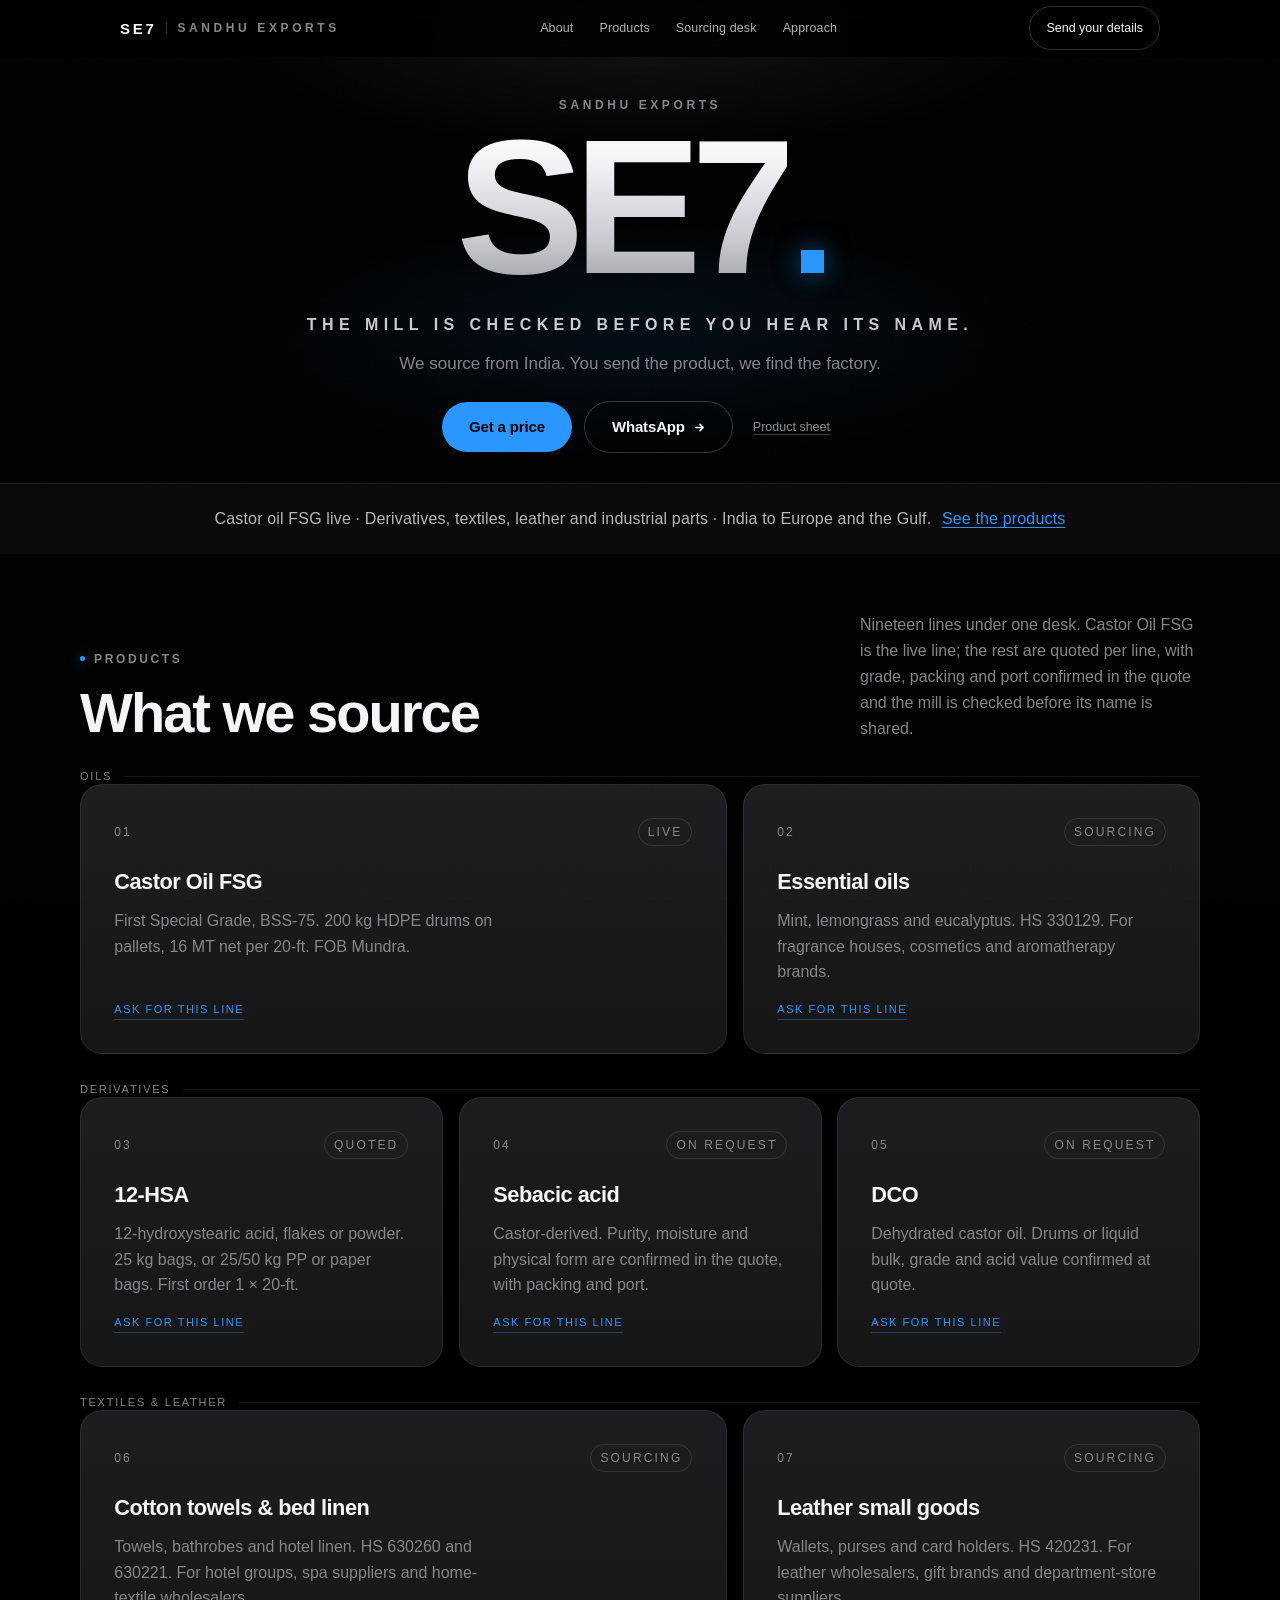
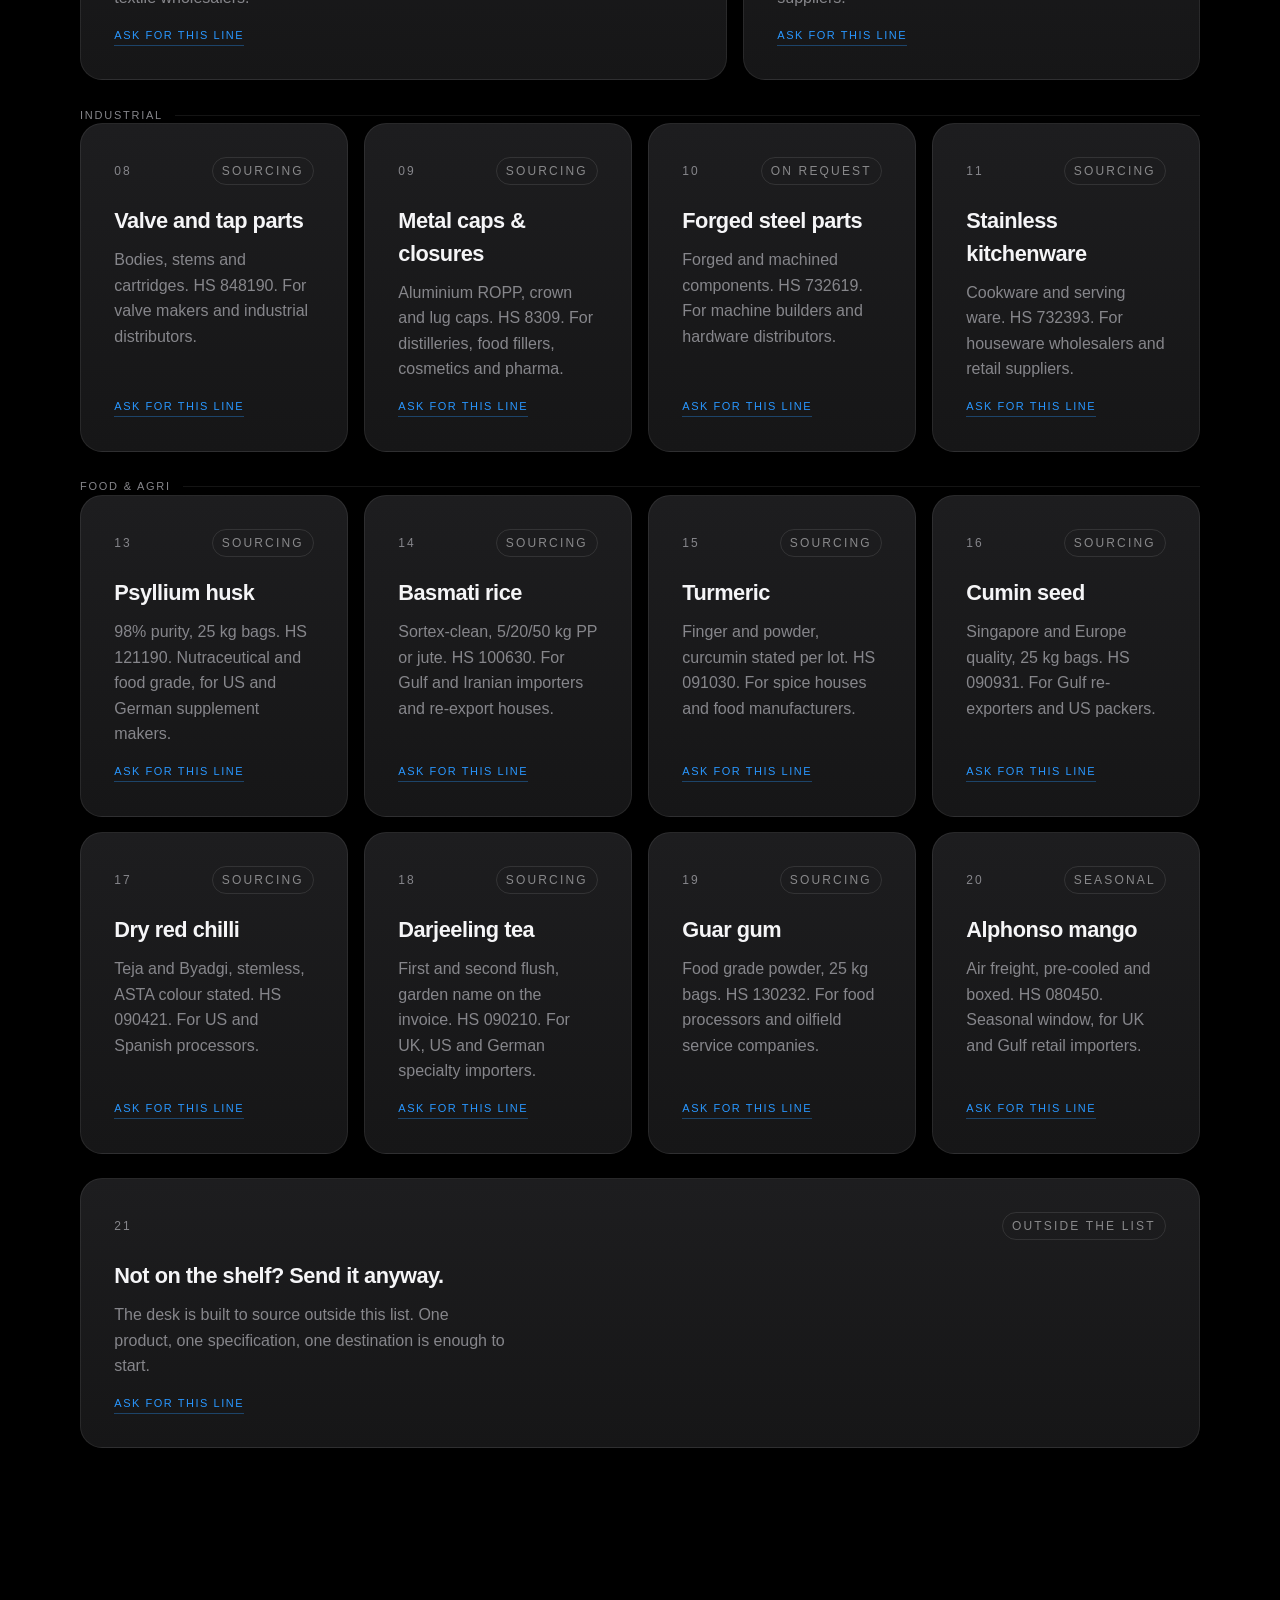
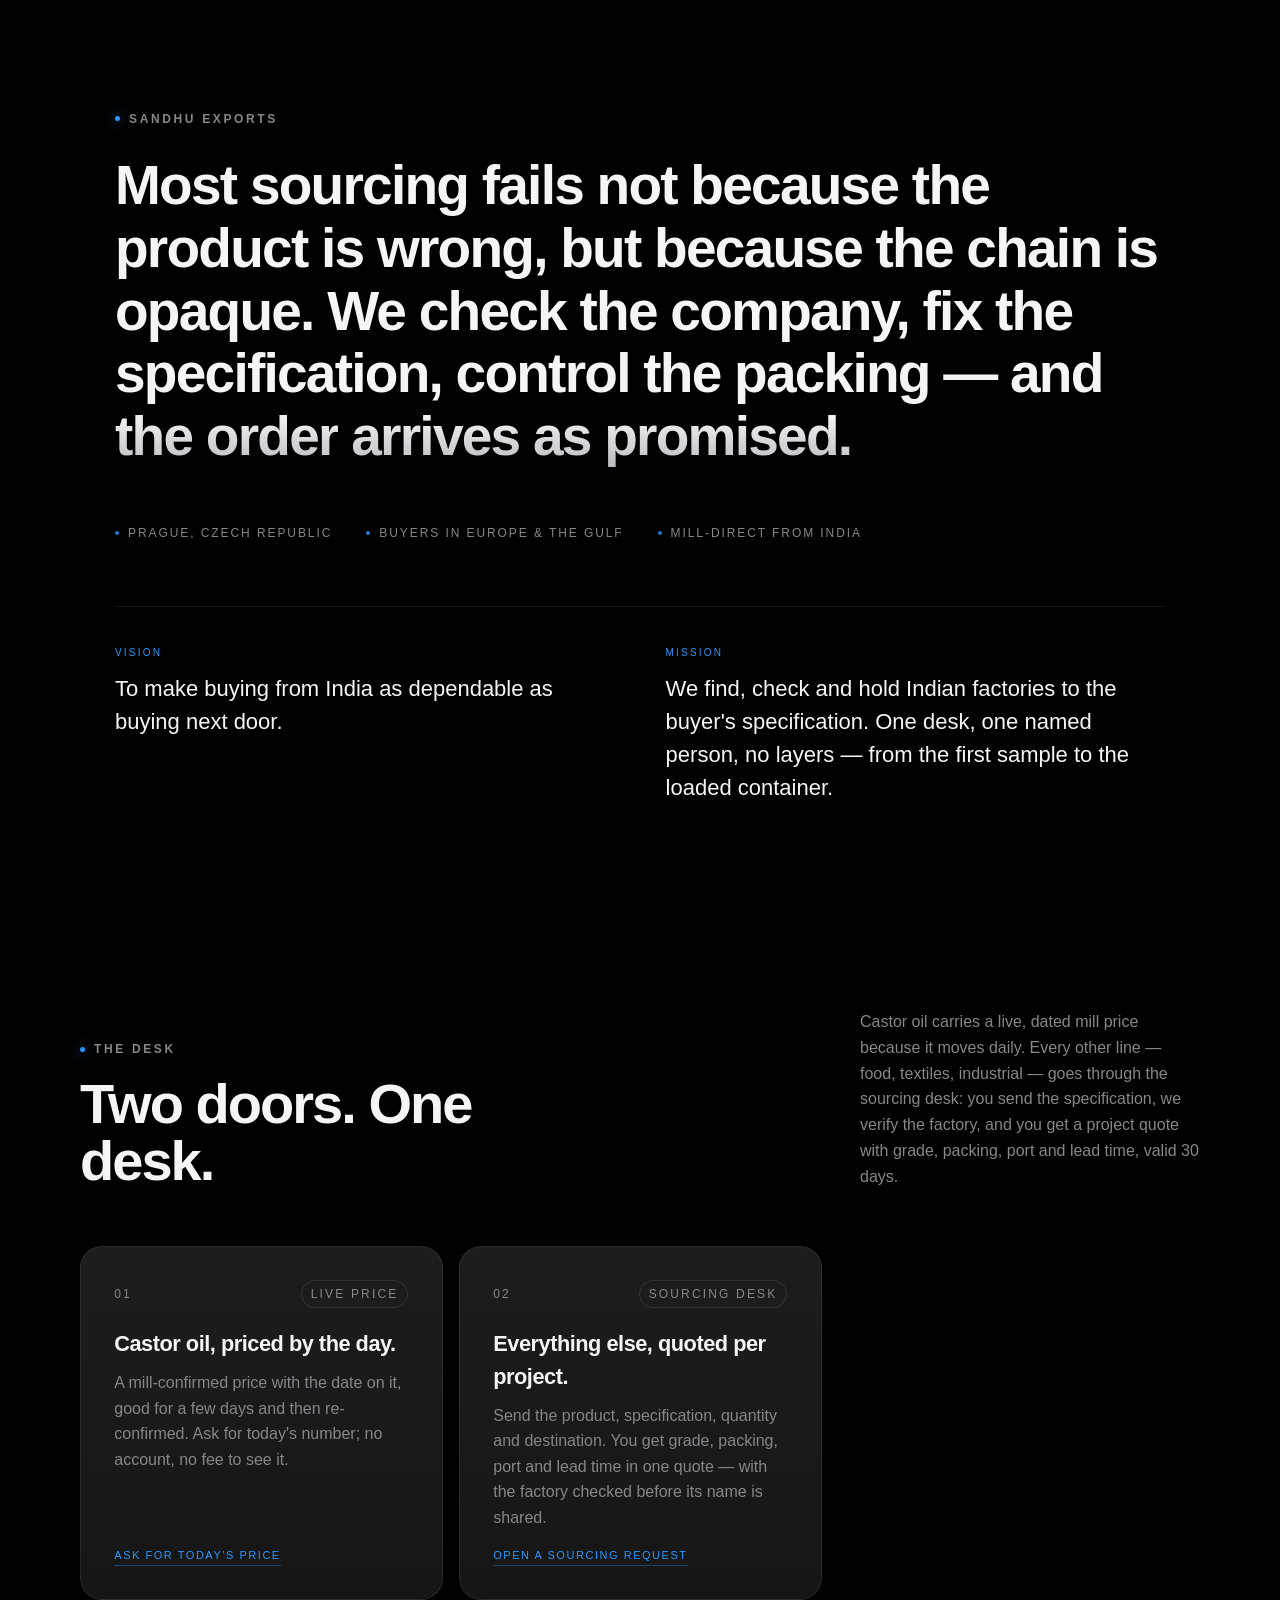
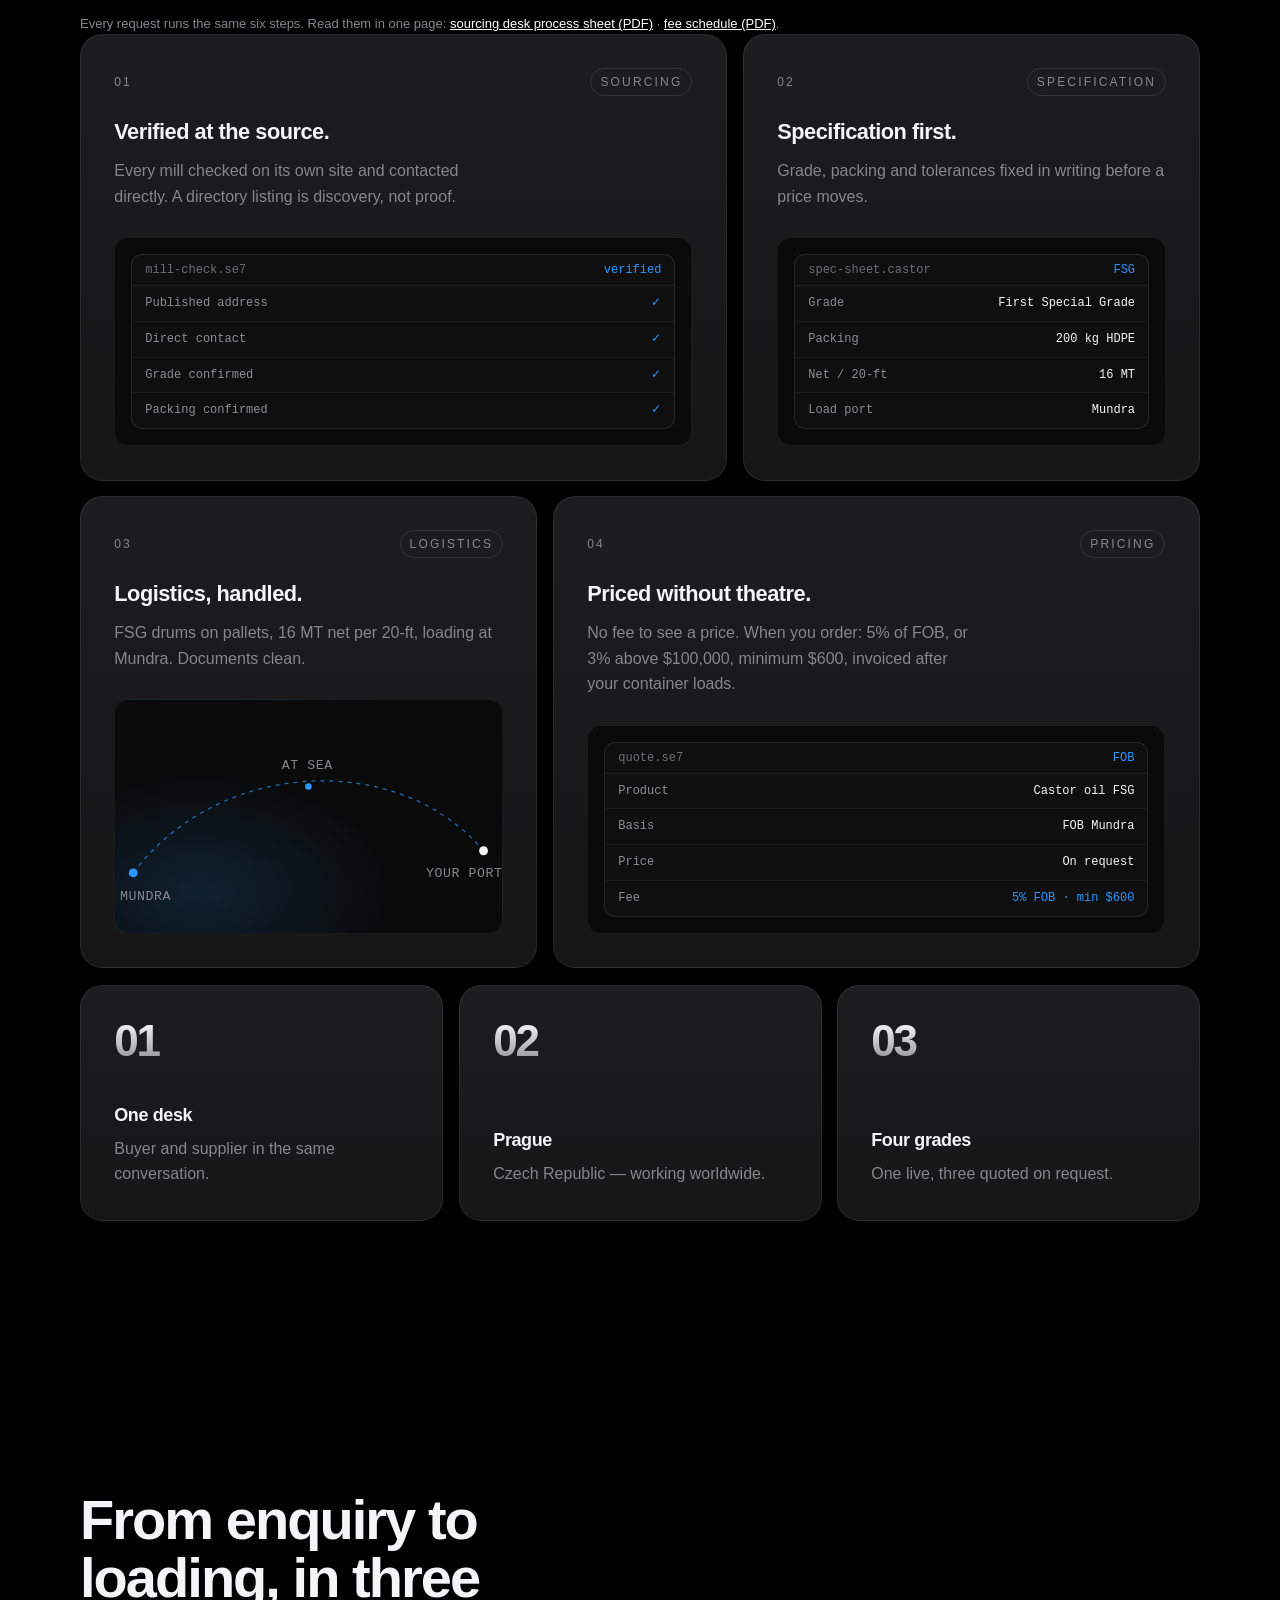
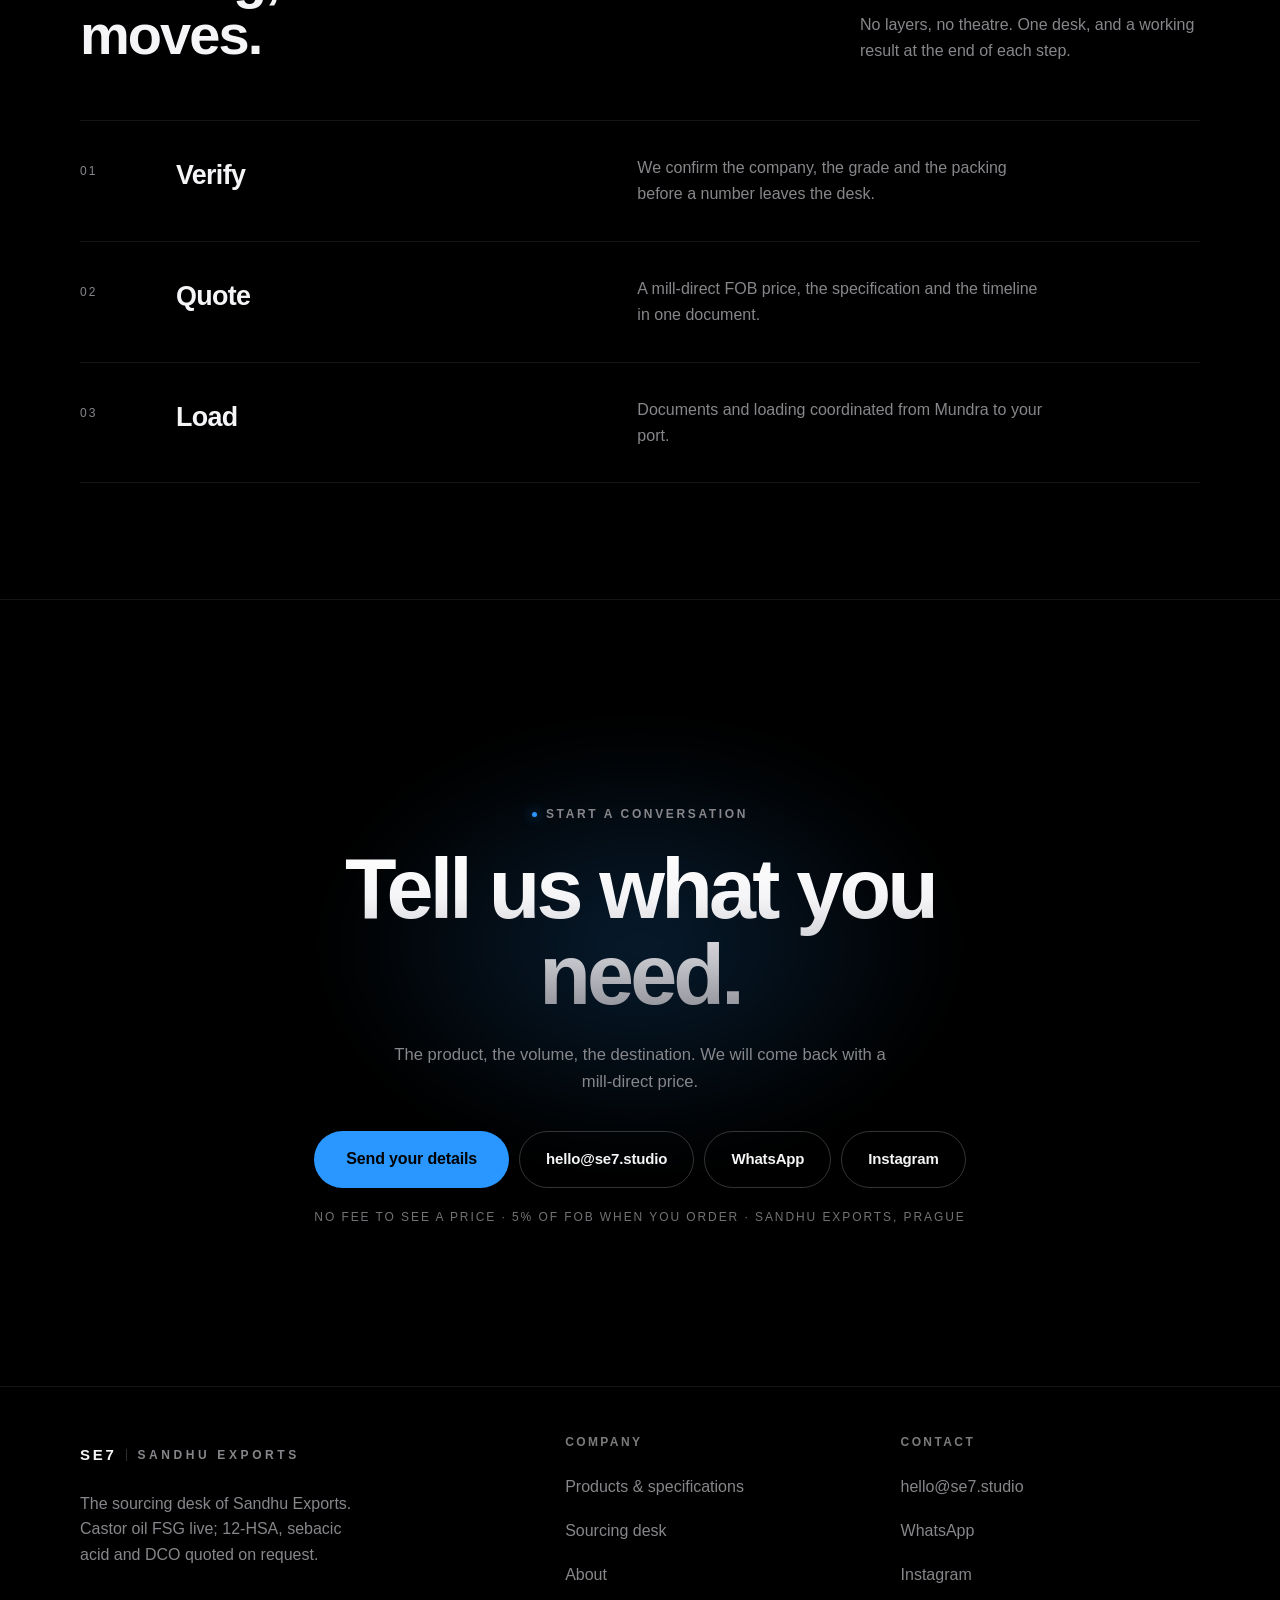
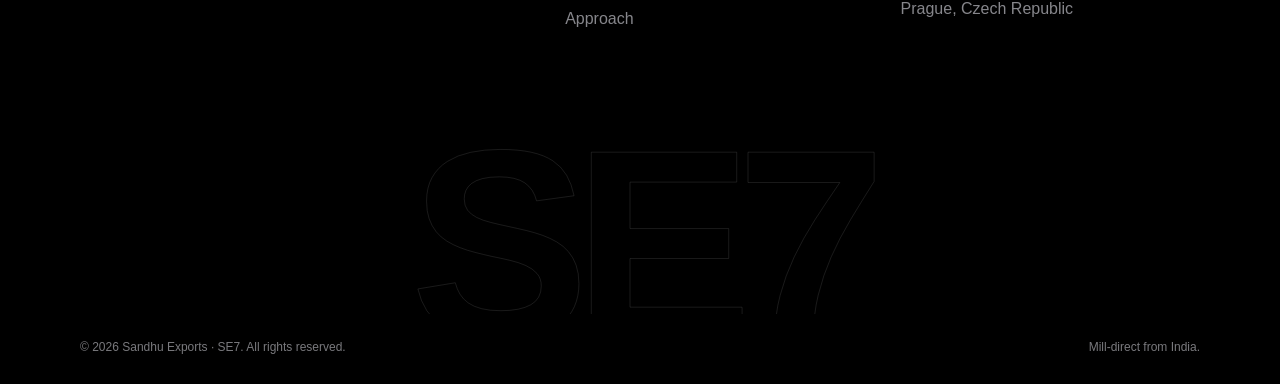
<file: index.html>
<!DOCTYPE html>
<html lang="en" class="no-js">
<head>
<meta charset="utf-8">
<meta name="viewport" content="width=device-width, initial-scale=1, viewport-fit=cover">
<title>SE7 — Sourcing Desk, India to Europe & the Gulf</title>
<meta name="description" content="SE7 sources from checked Indian factories. Send product, grade, volume and destination; one quote with spec, packing and timeline.">
<meta name="theme-color" content="#000000">
<meta name="color-scheme" content="dark">
<meta http-equiv="Content-Security-Policy" content="default-src 'self'; img-src 'self' data:; media-src 'self'; style-src 'self' 'unsafe-inline'; script-src 'self' 'unsafe-inline'; font-src 'self'; connect-src 'self' https://viqlbbdietthidicsvne.supabase.co https://formsubmit.co; object-src 'none'; base-uri 'self'; form-action 'self' mailto:">
<meta name="referrer" content="strict-origin-when-cross-origin">
<meta property="og:type" content="website">
<meta property="og:title" content="SE7 — The mill is checked before you hear its name.">
<meta property="og:description" content="Nineteen lines from checked Indian factories: oils, derivatives, textiles, industrial parts, food and agri. One desk in Prague.">
<meta property="og:url" content="https://se7.studio/">
<link rel="canonical" href="https://se7.studio/">
<link rel="icon" href="data:image/svg+xml,%3Csvg xmlns='http://www.w3.org/2000/svg' viewBox='0 0 64 64'%3E%3Crect width='64' height='64' rx='14' fill='%23000'/%3E%3Ctext x='32' y='41' font-family='-apple-system,Helvetica,Arial' font-size='21' font-weight='700' fill='%23F5F5F7' text-anchor='middle'%3ESE7%3C/text%3E%3C/svg%3E">
<script>document.documentElement.classList.remove('no-js');document.documentElement.classList.add('js');</script>
<style>
/* ============================================================
   SE7 STUDIO — sourcing & export
   Single-file site. Palette, type and motion live in one place.
   ============================================================ */
:root{
  --black:#000000;
  --surface-1:#161617;
  --surface-2:#1D1D1F;
  --line:rgba(255,255,255,.08);
  --line-2:rgba(255,255,255,.16);
  --text:#F5F5F7;
  --muted:#86868B;
  --blue:#2997FF;
  --ease:cubic-bezier(.16,1,.3,1);
  --pad:clamp(20px,5vw,40px);
  --max:1120px;
  --font:-apple-system,BlinkMacSystemFont,"SF Pro Display","SF Pro Text","Helvetica Neue","Segoe UI",Roboto,Arial,sans-serif;
  --mono:ui-monospace,SFMono-Regular,"SF Mono",Menlo,Consolas,"Liberation Mono",monospace;
}

*,*::before,*::after{box-sizing:border-box}
html{
  background:var(--black);
  -webkit-text-size-adjust:100%;
  scroll-behavior:smooth;
  scroll-padding-top:76px;
}
body{
  margin:0;
  background:var(--black);
  color:var(--text);
  font-family:var(--font);
  font-size:16px;
  line-height:1.5;
  -webkit-font-smoothing:antialiased;
  -moz-osx-font-smoothing:grayscale;
  overflow-x:hidden;
}
img,svg,video{display:block;max-width:100%}
a{color:inherit;text-decoration:none}
button{font:inherit;color:inherit;background:none;border:0;cursor:pointer}
h1,h2,h3,p,figure,dl,dd{margin:0}
::selection{background:rgba(41,151,255,.35);color:#fff}
:focus-visible{outline:2px solid var(--blue);outline-offset:3px;border-radius:4px}

.skip{
  position:fixed;left:16px;top:-64px;z-index:300;
  background:var(--text);color:#000;padding:11px 18px;border-radius:8px;
  font-size:14px;font-weight:600;transition:top .2s ease;
}
.skip:focus{top:12px}

/* film grain — keeps the flat blacks from banding */
.grain{
  position:fixed;inset:0;z-index:1;pointer-events:none;opacity:.032;
  background-image:url("data:image/svg+xml,%3Csvg xmlns='http://www.w3.org/2000/svg' width='200' height='200'%3E%3Cfilter id='n'%3E%3CfeTurbulence type='fractalNoise' baseFrequency='0.85' numOctaves='3' stitchTiles='stitch'/%3E%3C/filter%3E%3Crect width='200' height='200' filter='url(%23n)' opacity='0.6'/%3E%3C/svg%3E");
  background-size:200px 200px;
}

/* ---------- shared ---------- */
.wrap{max-width:var(--max);margin:0 auto}
.section{position:relative;padding:clamp(76px,9vw,122px) var(--pad)}
.eyebrow{
  display:inline-flex;align-items:center;gap:9px;
  font-size:10.5px;font-weight:600;letter-spacing:.22em;text-transform:uppercase;
  color:var(--muted);
}
.eyebrow::before{
  content:"";width:5px;height:5px;border-radius:50%;background:var(--blue);
  box-shadow:0 0 12px rgba(41,151,255,.9);animation:pulse 3.2s ease-in-out infinite;
}
.section-head{
  display:flex;align-items:flex-end;justify-content:space-between;gap:40px;
  margin-bottom:clamp(32px,5vw,56px);flex-wrap:wrap;
}
.section-head h2{
  margin-top:16px;max-width:17ch;
  font-size:clamp(2rem,4.6vw,3.5rem);line-height:1.03;letter-spacing:-.035em;font-weight:700;
}
.section-head p{max-width:340px;color:var(--muted);font-size:15px;line-height:1.62}

.js .reveal{opacity:0;transform:translateY(26px);transition:opacity .9s var(--ease),transform .9s var(--ease);transition-delay:var(--d,0ms)}
.js .reveal.is-visible{opacity:1;transform:none}

/* ---------- nav ---------- */
.nav{
  position:fixed;top:0;left:0;right:0;z-index:100;
  background:rgba(0,0,0,.8);
  -webkit-backdrop-filter:saturate(180%) blur(20px);
  backdrop-filter:saturate(180%) blur(20px);
  border-bottom:1px solid transparent;
  transition:border-color .35s ease,background .35s ease;
}
.nav.is-scrolled{border-bottom-color:var(--line);background:rgba(0,0,0,.86)}
.nav__inner{
  max-width:var(--max);margin:0 auto;height:56px;padding:0 var(--pad);
  display:flex;align-items:center;justify-content:space-between;gap:20px;
}
.nav__actions{display:flex;align-items:center;gap:10px}
.brand{display:inline-flex;align-items:center;gap:10px;line-height:1}
.brand__se7{font-size:15px;font-weight:700;letter-spacing:.18em}
.brand__studio{
  font-size:8.5px;font-weight:600;letter-spacing:.3em;text-transform:uppercase;color:var(--muted);
  padding-left:10px;border-left:1px solid rgba(255,255,255,.18);
}
.nav__links{display:flex;align-items:center;gap:26px}
.nav__links a{
  position:relative;font-size:12.5px;letter-spacing:.01em;
  color:rgba(245,245,247,.72);transition:color .25s ease;
}
.nav__links a::after{
  content:"";position:absolute;left:0;right:0;bottom:-7px;height:1px;background:var(--blue);
  transform:scaleX(0);transform-origin:left;transition:transform .35s var(--ease);
}
.nav__links a:hover{color:#fff}
.nav__links a.is-active{color:#fff}
.nav__links a.is-active::after{transform:scaleX(1)}
.nav__cta{
  font-size:12.5px;font-weight:500;white-space:nowrap;
  padding:8px 16px;border-radius:980px;border:1px solid rgba(255,255,255,.18);
  transition:background .3s var(--ease),color .3s var(--ease),border-color .3s var(--ease);
}
.nav__cta:hover{background:var(--text);color:#000;border-color:var(--text)}
.nav__toggle{
  display:none;width:40px;height:40px;margin-right:-8px;border-radius:50%;
  align-items:center;justify-content:center;
}
.nav__toggle span{position:relative;display:block;width:17px;height:1.5px;background:var(--text);transition:background .2s ease}
.nav__toggle span::before,.nav__toggle span::after{
  content:"";position:absolute;left:0;width:17px;height:1.5px;background:var(--text);
  transition:transform .35s var(--ease),top .35s var(--ease);
}
.nav__toggle span::before{top:-5.5px}
.nav__toggle span::after{top:5.5px}
.nav__toggle.is-open span{background:transparent}
.nav__toggle.is-open span::before{top:0;transform:rotate(45deg)}
.nav__toggle.is-open span::after{top:0;transform:rotate(-45deg)}
.nav__progress{position:absolute;left:0;right:0;bottom:-1px;height:1px;overflow:hidden}
.nav__progress i{
  display:block;height:100%;transform:scaleX(0);transform-origin:left;
  background:linear-gradient(90deg,#0A84FF,var(--blue));
}

/* ---------- mobile menu ---------- */
.menu{
  position:fixed;inset:56px 0 auto;z-index:99;
  padding:6px var(--pad) 30px;
  background:rgba(0,0,0,.96);
  -webkit-backdrop-filter:blur(20px);backdrop-filter:blur(20px);
  border-bottom:1px solid var(--line);
  opacity:0;visibility:hidden;transform:translateY(-8px);
  transition:opacity .35s var(--ease),transform .35s var(--ease),visibility .35s;
}
.menu.is-open{opacity:1;visibility:visible;transform:none}
.menu a{display:block;font-size:28px;font-weight:600;letter-spacing:-.02em;padding:14px 0;border-bottom:1px solid rgba(255,255,255,.06)}
.menu a:last-child{border-bottom:0}
.menu__mail{color:var(--muted);font-size:15px!important;font-weight:400!important;letter-spacing:0!important;padding-top:22px!important}

/* ---------- hero ---------- */
.hero{
  position:relative;min-height:auto;
  display:flex;flex-direction:column;align-items:center;justify-content:center;
  padding:96px var(--pad) 30px;text-align:center;overflow:hidden;
}
.hero__bg{
  position:absolute;inset:0;pointer-events:none;
  background:
    radial-gradient(50% 38% at 50% 6%,rgba(255,255,255,.07),transparent 70%),
    radial-gradient(46% 44% at 50% 76%,rgba(41,151,255,.15),transparent 72%);
}
.hero__bg::after{content:"";position:absolute;inset:0;background:linear-gradient(180deg,transparent 55%,#000 100%)}
.hero__photo-wrap{
  position:absolute;left:0;right:0;bottom:0;width:100%;height:46%;z-index:1;
  pointer-events:none;user-select:none;
  -webkit-mask-image:linear-gradient(180deg,transparent 0%,#000 38%,rgba(0,0,0,.65) 72%,transparent 100%);
  mask-image:linear-gradient(180deg,transparent 0%,#000 38%,rgba(0,0,0,.65) 72%,transparent 100%);
}
.hero__photo{
  width:100%;height:100%;object-fit:cover;object-position:center;
  opacity:.16;display:block;
}
.hero__kicker,.hero__logo,.hero__tagline,.hero__sub,.hero__proof,.hero__actions,.hero__art,.scrollcue{position:relative;z-index:2}
.hero__kicker{
  position:relative;z-index:2;
  font-size:10px;font-weight:600;letter-spacing:.3em;text-transform:uppercase;color:var(--muted);
}
.hero__logo{
  position:relative;z-index:2;
  margin-top:14px;
  font-size:clamp(6.2rem,15vw,12rem);line-height:.82;letter-spacing:-.055em;font-weight:700;
  animation:fadeUp 1.1s var(--ease) .12s both;
}
.hero__logo-text{
  background:linear-gradient(180deg,#FFFFFF 0%,#F5F5F7 28%,#C9C9D0 66%,#8B8B93 100%);
  -webkit-background-clip:text;background-clip:text;color:transparent;-webkit-text-fill-color:transparent;
}
.hero__logo-square{
  display:inline-block;width:.12em;height:.12em;margin-left:.07em;
  background:var(--blue);vertical-align:baseline;
  box-shadow:0 0 26px rgba(41,151,255,.5);
}
.hero__tagline{
  position:relative;z-index:2;
  margin-top:28px;
  font-size:clamp(11px,1.45vw,14px);font-weight:600;letter-spacing:.34em;text-transform:uppercase;
  color:rgba(245,245,247,.82);
  opacity:0;animation:fadeUp .9s var(--ease) .5s forwards;
}
.hero__sub{
  position:relative;z-index:2;
  margin:14px auto 0;
  max-width:620px;
  font-size:clamp(16px,1.5vw,17px);line-height:1.5;font-weight:400;letter-spacing:0;
  text-align:center;text-transform:none;color:var(--muted);
  padding:0 4px;
  opacity:0;animation:fadeUp .9s var(--ease) .62s forwards;
}

.hero__proof{
  position:relative;z-index:2;
  margin:15px auto 0;max-width:700px;padding:0 8px;
  font-size:13px;line-height:1.5;letter-spacing:.01em;color:rgba(245,245,247,.74);
  text-align:center;text-transform:none;
  opacity:0;animation:fadeUp .9s var(--ease) .68s forwards;
}
.hero__proof strong{color:var(--text);font-weight:600}
.hero__actions{
  display:flex;flex-wrap:wrap;align-items:center;justify-content:center;gap:12px;
  margin-top:24px;opacity:0;animation:fadeUp .9s var(--ease) .74s forwards;
}
.btn{
  display:inline-flex;align-items:center;justify-content:center;gap:9px;
  border-radius:980px;padding:14px 27px;
  font-size:15px;font-weight:600;letter-spacing:-.01em;white-space:nowrap;
  transition:transform .35s var(--ease),background .3s ease,color .3s ease,border-color .3s ease,box-shadow .35s var(--ease);
}
.btn:hover{transform:translateY(-1px)}
.btn--primary{background:var(--blue);color:#000}
.btn--primary:hover{background:#5AB0FF;box-shadow:0 12px 44px rgba(41,151,255,.3)}
.btn--ghost{border:1px solid rgba(255,255,255,.2);color:var(--text)}
.btn--ghost:hover{border-color:rgba(255,255,255,.42);background:rgba(255,255,255,.055)}
.btn svg{width:11px;height:11px;stroke:currentColor;stroke-width:1.8;fill:none;transition:transform .3s var(--ease)}
.btn:hover svg{transform:translateX(2px)}

.hero__art{
  width:100%;max-width:1120px;height:clamp(96px,11vw,132px);
  margin-top:14px;
  display:grid;place-items:center;position:relative;
  opacity:0;animation:fadeUp 1.2s var(--ease) .45s forwards;
}
.hero__art::before{
  content:"";position:absolute;inset:-18% -3%;pointer-events:none;opacity:.2;
  background-image:radial-gradient(rgba(255,255,255,.4) 1px,transparent 1px);
  background-size:26px 26px;
  -webkit-mask-image:radial-gradient(ellipse 58% 62% at 50% 56%,#000 0%,transparent 76%);
  mask-image:radial-gradient(ellipse 58% 62% at 50% 56%,#000 0%,transparent 76%);
}
.hero__glow{
  position:absolute;width:min(760px,96vw);height:min(360px,52vw);
  border-radius:50%;
  background:radial-gradient(closest-side,rgba(41,151,255,.16),rgba(41,151,255,.05) 55%,transparent 78%);
  filter:blur(22px);
}
.route{position:relative;width:100%;max-width:1120px;height:100%}
.route__line{position:absolute;inset:0;width:100%;height:100%;overflow:visible}
.hero-route{
  fill:none;stroke:url(#routeGrad);stroke-width:1.3;vector-effect:non-scaling-stroke;
  stroke-dasharray:2 7;stroke-linecap:round;
  filter:drop-shadow(0 0 6px rgba(41,151,255,.5));
  animation:dash 16s linear infinite;
}
.route-pulse{fill:#F5F5F7;filter:drop-shadow(0 0 6px rgba(255,255,255,.9))}
.route__stop{position:absolute;width:1px;height:1px}
.route__dot{
  position:absolute;left:0;top:0;width:7px;height:7px;border-radius:50%;
  transform:translate(-50%,-50%);background:var(--blue);
  box-shadow:0 0 0 5px rgba(41,151,255,.12),0 0 18px rgba(41,151,255,.8);
}
.route__stop--b .route__dot{
  background:#F5F5F7;
  box-shadow:0 0 0 5px rgba(255,255,255,.08),0 0 18px rgba(255,255,255,.55);
}
.route__label{
  position:absolute;left:0;top:14px;transform:translateX(-50%);
  font-size:10px;letter-spacing:.2em;text-transform:uppercase;
  color:rgba(245,245,247,.68);white-space:nowrap;
}
.route__stop--a{left:8.9%;top:70%}
.route__stop--b{left:50%;top:26.3%}
.route__stop--c{left:91.1%;top:60%}
.scrollcue{
  position:absolute;left:50%;bottom:24px;transform:translateX(-50%);
  display:flex;flex-direction:column;align-items:center;gap:8px;
  font-size:9px;letter-spacing:.24em;text-transform:uppercase;color:var(--muted);
}
.scrollcue::after{
  content:"";width:1px;height:34px;
  background:linear-gradient(180deg,rgba(255,255,255,.35),transparent);
  transform-origin:top;animation:cue 2.6s ease-in-out infinite;
}

/* ---------- ticker ---------- */
.ticker{
  position:relative;border-top:1px solid var(--line);border-bottom:1px solid var(--line);
  padding:18px 0;overflow:hidden;
  -webkit-mask-image:linear-gradient(90deg,transparent,#000 9%,#000 91%,transparent);
  mask-image:linear-gradient(90deg,transparent,#000 9%,#000 91%,transparent);
}
.ticker__track{display:flex;width:max-content;animation:marquee 46s linear infinite}
.ticker__set{
  display:flex;align-items:center;gap:26px;padding-right:26px;
  font-size:11px;font-weight:500;letter-spacing:.18em;text-transform:uppercase;
  color:rgba(245,245,247,.42);white-space:nowrap;
}
.ticker__set i{width:3px;height:3px;border-radius:50%;background:var(--blue);opacity:.7}

/* ---------- statement ---------- */
.statement{padding:clamp(84px,11vw,148px) var(--pad) clamp(56px,7vw,96px)}
.statement__inner{max-width:1050px;margin:0 auto}
.statement__text{
  margin-top:26px;
  font-size:clamp(1.8rem,4.3vw,3.5rem);line-height:1.14;letter-spacing:-.032em;font-weight:600;
}
.statement__text .w{display:inline-block;opacity:.16;transition:opacity .7s var(--ease);transition-delay:calc(var(--i) * 20ms)}
.statement__text.is-visible .w{opacity:1}
.statement__text .w--hi{
  background:linear-gradient(180deg,#FFFFFF,#B9B9C0);
  -webkit-background-clip:text;background-clip:text;color:transparent;-webkit-text-fill-color:transparent;
}

/* vision and mission */
.vm{
  display:grid;grid-template-columns:1fr 1fr;gap:clamp(26px,4vw,64px);
  margin-top:clamp(40px,5vw,64px);padding-top:clamp(26px,3.2vw,38px);
  border-top:1px solid var(--line);text-align:left;
}
.vm__label{display:block;font-size:10px;letter-spacing:.22em;text-transform:uppercase;color:var(--blue)}
.vm__text{margin-top:12px;font-size:clamp(17px,1.9vw,22px);line-height:1.5;color:var(--text)}
@media(max-width:720px){.vm{grid-template-columns:1fr;gap:26px}}
.statement__meta{
  display:flex;flex-wrap:wrap;gap:14px 34px;margin-top:clamp(36px,5vw,56px);
  font-size:11px;letter-spacing:.16em;text-transform:uppercase;color:var(--muted);
}
.statement__meta span{display:inline-flex;align-items:center;gap:9px}
.statement__meta span::before{content:"";width:4px;height:4px;border-radius:50%;background:rgba(41,151,255,.8)}

/* ---------- product feature ---------- */
.product{
  display:grid;grid-template-columns:minmax(0,1.03fr) minmax(0,.97fr);
  border:1px solid var(--line);border-radius:22px;overflow:hidden;
  background:linear-gradient(180deg,var(--surface-2) 0%,var(--surface-1) 100%);
}
.product__media{position:relative;min-height:540px;overflow:hidden;background:#0A0A0B}
.product__media img{width:100%;height:100%;object-fit:cover}
.product__media::after{
  content:"";position:absolute;inset:0;pointer-events:none;
  background:linear-gradient(180deg,rgba(0,0,0,.18),transparent 32%,rgba(0,0,0,.38));
}
.product__tag{
  position:absolute;left:18px;bottom:16px;z-index:1;
  font-size:9px;letter-spacing:.16em;text-transform:uppercase;color:rgba(255,255,255,.62);
  background:rgba(0,0,0,.42);border:1px solid rgba(255,255,255,.14);
  padding:5px 10px;border-radius:99px;
  -webkit-backdrop-filter:blur(8px);backdrop-filter:blur(8px);
}
.product__body{padding:clamp(26px,3.4vw,46px);display:flex;flex-direction:column;justify-content:center}
.product__kicker{display:inline-flex;align-items:center;gap:8px;font-size:10px;font-weight:600;letter-spacing:.18em;text-transform:uppercase;color:var(--blue)}
.product__kicker i{width:5px;height:5px;border-radius:50%;background:var(--blue);box-shadow:0 0 10px rgba(41,151,255,.9)}
.product h3{margin:14px 0 10px;font-size:clamp(1.6rem,2.7vw,2.15rem);letter-spacing:-.03em;font-weight:600}
.product__lead{color:var(--muted);font-size:14.5px;line-height:1.62;max-width:48ch}
.specs{margin-top:24px;border-top:1px solid var(--line)}
.specs div{display:flex;justify-content:space-between;gap:20px;padding:10px 0;border-bottom:1px solid var(--line)}
.specs dt{font-size:10px;letter-spacing:.14em;text-transform:uppercase;color:var(--muted);padding-top:3px;white-space:nowrap}
.specs dd{text-align:right;font-size:13px;line-height:1.45;color:var(--text);max-width:64%}
.product__actions{display:flex;flex-wrap:wrap;gap:10px;margin-top:26px}
.product__actions .btn{padding:12px 22px;font-size:14px}

/* ---------- media grid ---------- */
.media-grid{display:grid;grid-template-columns:repeat(4,1fr);gap:12px;margin-top:14px}
.media-card{
  position:relative;aspect-ratio:3/4;border-radius:18px;overflow:hidden;
  border:1px solid var(--line);background:#0A0A0B;
}
.media-card img{width:100%;height:100%;object-fit:cover;transition:transform 1.1s var(--ease)}
.media-card:hover img{transform:scale(1.045)}
.media-card::after{content:"";position:absolute;inset:0;background:linear-gradient(180deg,transparent 48%,rgba(0,0,0,.74));pointer-events:none}
.media-card figcaption{
  position:absolute;left:15px;right:15px;bottom:13px;z-index:1;
  display:flex;align-items:baseline;gap:9px;
  font-size:13px;letter-spacing:-.01em;color:#fff;
}
.media-card figcaption span{font-size:9px;letter-spacing:.16em;color:rgba(255,255,255,.52)}
.media-note{margin-top:12px;font-size:9.5px;letter-spacing:.14em;text-transform:uppercase;color:rgba(134,134,139,.8)}

/* ---------- film ---------- */
.film{border-top:1px solid var(--line)}
.film__grid{display:grid;grid-template-columns:minmax(0,1fr) minmax(0,.72fr);gap:clamp(32px,6vw,76px);align-items:center}
.film__copy h2{margin-top:16px;max-width:12ch;font-size:clamp(2rem,4.6vw,3.5rem);line-height:1.03;letter-spacing:-.035em;font-weight:700}
.film__copy p{margin-top:20px;max-width:44ch;color:var(--muted);font-size:15px;line-height:1.62}
.film__steps{list-style:none;display:flex;gap:26px;margin:30px 0 0;padding:20px 0 0;border-top:1px solid var(--line)}
.film__steps li{display:flex;align-items:baseline;gap:8px;font-size:12px;color:rgba(245,245,247,.8)}
.film__steps span{font-size:9px;letter-spacing:.16em;color:var(--muted)}
.film__frame{
  position:relative;justify-self:center;width:min(100%,330px);aspect-ratio:9/16;
  border-radius:24px;overflow:hidden;border:1px solid var(--line-2);background:#0A0A0B;
  box-shadow:0 44px 90px -44px #000,0 0 90px rgba(41,151,255,.09);
}
.film__frame video{width:100%;height:100%;object-fit:cover}
.film__play{
  position:absolute;inset:0;display:grid;place-items:center;
  background:linear-gradient(180deg,rgba(0,0,0,.05),rgba(0,0,0,.34));
  transition:opacity .35s ease;
}
.film__play i{
  width:66px;height:66px;border-radius:50%;display:grid;place-items:center;
  border:1px solid rgba(255,255,255,.42);background:rgba(0,0,0,.34);
  -webkit-backdrop-filter:blur(10px);backdrop-filter:blur(10px);
  transition:transform .35s var(--ease),background .3s ease;
}
.film__play:hover i{transform:scale(1.06);background:rgba(0,0,0,.5)}
.film__play i::before{
  content:"";display:block;margin-left:5px;
  border-style:solid;border-width:9px 0 9px 15px;border-color:transparent transparent transparent #fff;
}
.film__frame.is-playing .film__play{opacity:0;pointer-events:none}
.film__pause{
  position:absolute;right:12px;bottom:12px;z-index:2;display:none;
  width:36px;height:36px;border-radius:50%;align-items:center;justify-content:center;gap:3px;
  border:1px solid rgba(255,255,255,.3);background:rgba(0,0,0,.45);
  -webkit-backdrop-filter:blur(8px);backdrop-filter:blur(8px);
  transition:background .3s ease;
}
.film__pause:hover{background:rgba(0,0,0,.62)}
.film__pause i{width:3px;height:11px;border-radius:1px;background:#fff}
.film__frame.is-playing .film__pause{display:flex}
.film__time{
  position:absolute;right:12px;top:12px;font-size:9px;letter-spacing:.14em;
  color:rgba(255,255,255,.7);border:1px solid rgba(255,255,255,.18);
  background:rgba(0,0,0,.4);padding:5px 8px;border-radius:99px;
  -webkit-backdrop-filter:blur(8px);backdrop-filter:blur(8px);
}
.film__cap{margin-top:12px;text-align:center;font-size:9px;letter-spacing:.14em;text-transform:uppercase;color:var(--muted)}

/* ---------- bento ---------- */
.bento{display:grid;grid-template-columns:repeat(12,1fr);gap:16px}
.card{
  grid-column:span 4;position:relative;overflow:hidden;
  display:flex;flex-direction:column;
  padding:clamp(24px,2.6vw,34px);
  border:1px solid var(--line);border-radius:22px;
  background:linear-gradient(180deg,var(--surface-2) 0%,var(--surface-1) 100%);
  transition:transform .55s var(--ease),border-color .4s ease,box-shadow .55s var(--ease);
  will-change:transform;
}
.card::before{
  content:"";position:absolute;inset:0;z-index:0;pointer-events:none;opacity:0;
  background:radial-gradient(420px circle at var(--mx,50%) var(--my,0%),rgba(255,255,255,.07),transparent 62%);
  transition:opacity .45s ease;
}
.card:hover{transform:scale(1.01);border-color:rgba(255,255,255,.16);box-shadow:0 34px 70px -34px rgba(0,0,0,.95)}
.card:hover::before{opacity:1}
.card>*{position:relative;z-index:1}
.card--7{grid-column:span 7}
.card--12{grid-column:span 12}
.card--3{grid-column:span 3}
.card--5{grid-column:span 5}
.card__link{display:inline-block;align-self:flex-start;margin-top:auto;padding-top:16px;font-size:11px;letter-spacing:.14em;text-transform:uppercase;color:var(--blue);border-bottom:1px solid rgba(41,151,255,.35);padding-bottom:2px;transition:border-color .2s}
.card__link:hover{border-bottom-color:var(--blue)}
.card__top{display:flex;align-items:center;justify-content:space-between;gap:16px;margin-bottom:20px}
.card__idx{font-size:10.5px;letter-spacing:.18em;color:var(--muted)}
.card__tag{
  font-size:9.5px;letter-spacing:.18em;text-transform:uppercase;color:rgba(245,245,247,.5);
  border:1px solid rgba(255,255,255,.1);border-radius:980px;padding:4px 9px;
}
.card h3{margin:0 0 9px;font-size:clamp(1.25rem,1.7vw,1.5rem);letter-spacing:-.022em;font-weight:600}
.card p{color:var(--muted);font-size:14.5px;line-height:1.6;max-width:44ch}
.card__art{
  position:relative;flex:1;min-height:186px;margin-top:28px;
  border:1px solid rgba(255,255,255,.06);border-radius:14px;overflow:hidden;background:#0A0A0B;
}
.art-file,.art-spec,.art-price{display:flex;align-items:flex-end;padding:16px}
.panel{
  width:100%;border:1px solid rgba(255,255,255,.09);border-radius:11px;
  background:rgba(16,16,18,.94);overflow:hidden;
}
.panel__head{
  display:flex;align-items:center;justify-content:space-between;
  padding:9px 13px;border-bottom:1px solid rgba(255,255,255,.07);
  font:9px/1 var(--mono);color:#6E6E73;
}
.panel__head em{font-style:normal;color:var(--blue)}
.panel__row{
  display:flex;align-items:center;justify-content:space-between;gap:12px;
  padding:9px 13px;border-bottom:1px solid rgba(255,255,255,.05);
  font:10px/1.4 var(--mono);color:#8E8E93;
}
.panel__row:last-child{border-bottom:0}
.panel__row b{font-weight:500;color:#F5F5F7;text-align:right}
.panel__row b.ok{color:var(--blue)}
.art-route{
  background:radial-gradient(80% 80% at 22% 82%,rgba(41,151,255,.16),transparent 62%),#0A0A0B;
}
.art-route svg{position:absolute;inset:0;width:100%;height:100%}
.route-path{fill:none;stroke:rgba(41,151,255,.7);stroke-width:1.2;stroke-dasharray:4 5;vector-effect:non-scaling-stroke;animation:dash 10s linear infinite}
.route-node{fill:#2997FF}
.route-node--end{fill:#F5F5F7}
.art-route text{font-family:var(--mono);font-size:9px;fill:#86868B;letter-spacing:.04em}
.card--small{min-height:236px;justify-content:space-between;gap:26px}
.card__big{
  display:block;font-size:44px;line-height:1;font-weight:700;letter-spacing:-.05em;
  background:linear-gradient(180deg,#FFFFFF,#8E8E95);
  -webkit-background-clip:text;background-clip:text;color:transparent;-webkit-text-fill-color:transparent;
}
.card--small h3{font-size:18px;margin-bottom:7px}
.card--small p{font-size:13.5px}

/* ---------- lines ---------- */
.lines__list{list-style:none;margin:0;padding:0;display:grid;grid-template-columns:1fr 1fr;column-gap:48px}
.lines__list li{
  display:grid;grid-template-columns:42px 1fr auto;gap:14px;align-items:center;
  padding:15px 0;border-top:1px solid var(--line);
}
.lines__n{font-size:10px;letter-spacing:.14em;color:var(--muted)}
.lines__name{font-size:15px;letter-spacing:-.01em;color:rgba(245,245,247,.86)}
.lines__status{
  font-size:8.5px;letter-spacing:.15em;text-transform:uppercase;color:var(--muted);
  border:1px solid var(--line-2);border-radius:99px;padding:4px 8px;white-space:nowrap;
}
.lines__list li.is-live .lines__name{color:#fff}
.lines__list li.is-live .lines__status{color:var(--blue);border-color:rgba(41,151,255,.4);background:rgba(41,151,255,.08)}
.lines__foot{margin-top:28px;font-size:12.5px;line-height:1.7;color:var(--muted);max-width:70ch}
.lines__foot b{color:var(--text);font-weight:600}
.lines__foot--fuel{margin-top:14px;font-size:12px}

/* ---------- approach ---------- */
.approach__list{border-top:1px solid var(--line)}
.step{
  display:grid;grid-template-columns:70px 1fr 1.15fr 36px;gap:26px;align-items:start;
  padding:34px 0;border-bottom:1px solid var(--line);
  transition:padding .45s var(--ease);
}
.step:hover{padding-left:10px}
.step__n{padding-top:7px;font-size:10.5px;letter-spacing:.18em;color:var(--muted)}
.step h3{font-size:clamp(1.3rem,2.1vw,1.75rem);letter-spacing:-.025em;font-weight:600}
.step p{color:var(--muted);font-size:14.5px;line-height:1.62;max-width:46ch}
.step__arrow{
  justify-self:end;padding-top:2px;font-size:17px;color:var(--muted);
  opacity:0;transform:translateX(-6px);transition:opacity .4s ease,transform .4s var(--ease),color .3s ease;
}
.step:hover .step__arrow{opacity:1;transform:none;color:var(--blue)}

/* ---------- contact ---------- */
.contact{
  position:relative;overflow:hidden;text-align:center;
  padding:clamp(110px,16vw,200px) var(--pad) clamp(96px,13vw,160px);
  border-top:1px solid var(--line);
}
.contact__glow{
  position:absolute;left:50%;top:44%;width:min(900px,120vw);height:min(620px,90vw);
  transform:translate(-50%,-50%);pointer-events:none;
  background:radial-gradient(50% 50% at 50% 50%,rgba(41,151,255,.18),transparent 70%);
  filter:blur(24px);
}
.contact__inner{position:relative;z-index:1;max-width:900px;margin:0 auto}
.contact h2{
  margin:22px auto 0;max-width:15ch;
  font-size:clamp(2.5rem,6.6vw,5.4rem);line-height:1.02;letter-spacing:-.045em;font-weight:700;
  background:linear-gradient(180deg,#FFFFFF 0%,#F5F5F7 30%,#C2C2C9 68%,#8B8B93 100%);
  -webkit-background-clip:text;background-clip:text;color:transparent;-webkit-text-fill-color:transparent;
}
.contact p{margin:24px auto 0;max-width:520px;color:var(--muted);font-size:clamp(1rem,1.3vw,1.1rem);line-height:1.6}
.contact__actions{display:flex;flex-wrap:wrap;justify-content:center;gap:10px;margin-top:36px}
.contact .btn--primary{padding:16px 32px;font-size:16px}
.contact .btn--ghost{padding:16px 26px;font-size:15px}
.contact__note{margin-top:20px;font-size:11px;letter-spacing:.16em;text-transform:uppercase;color:rgba(134,134,139,.85)}

/* ---------- footer ---------- */
.footer{border-top:1px solid var(--line);padding:46px var(--pad) 0;overflow:hidden}
.footer__inner{
  max-width:var(--max);margin:0 auto;
  display:grid;grid-template-columns:1.5fr 1fr 1fr;gap:36px;
}
.footer__brand p{margin-top:14px;max-width:280px;color:var(--muted);font-size:13px;line-height:1.6}
.footer__col h4{margin:0 0 14px;font-size:10px;font-weight:600;letter-spacing:.2em;text-transform:uppercase;color:rgba(245,245,247,.5)}
.footer__col a,.footer__col span{display:block;margin-bottom:9px;font-size:13px;color:var(--muted);transition:color .25s ease}
.footer__col a:hover{color:var(--text)}
.footer__word{
  margin:clamp(40px,7vw,80px) 0 0;text-align:center;
  font-size:clamp(5rem,21vw,17rem);line-height:.72;font-weight:800;letter-spacing:-.06em;
  color:transparent;-webkit-text-stroke:1px rgba(255,255,255,.1);
  transform:translateY(14%);user-select:none;pointer-events:none;
}
.footer__base{
  position:relative;z-index:2;background:var(--black);
  max-width:calc(var(--max) + var(--pad) * 2);margin:0 auto;padding:24px var(--pad) 28px;
  display:flex;flex-wrap:wrap;justify-content:space-between;gap:12px;
  font-size:11.5px;color:rgba(134,134,139,.9);
}

/* ---------- proof strip ---------- */
.proof-strip{
  position:relative;z-index:2;
  border-top:1px solid var(--line);
  background:#0A0A0B;
  padding:13px var(--pad);
  text-align:center;
}
.proof-strip p{
  max-width:var(--max);margin:0 auto;
  font-size:12.5px;line-height:1.65;letter-spacing:.01em;color:rgba(245,245,247,.74);
}
.proof-strip a{
  color:var(--blue);white-space:nowrap;margin-left:6px;
  text-decoration:underline;text-underline-offset:3px;
}
.proof-strip a:hover{color:#5AB0FF}
.proof-strip + .ticker{border-top:0}

.hero__spec{
  font-size:12.5px;font-weight:500;color:rgba(245,245,247,.58);
  text-decoration:underline;text-underline-offset:3px;text-decoration-color:rgba(255,255,255,.24);
  padding:5px 3px;white-space:nowrap;
}
.hero__spec:hover{color:var(--text);text-decoration-color:rgba(255,255,255,.56)}

/* ---------- what we ship ---------- */
.ship{
  margin-top:14px;padding:clamp(24px,3.4vw,38px);
  border:1px solid var(--line);border-radius:22px;
  background:linear-gradient(180deg,var(--surface-2) 0%,var(--surface-1) 100%);
  scroll-margin-top:90px;
}
.ship__head{display:flex;align-items:flex-end;justify-content:space-between;gap:12px 24px;flex-wrap:wrap}
.ship__head h3{font-size:clamp(1.35rem,2.2vw,1.7rem);letter-spacing:-.025em;font-weight:600}
.ship__head p{color:var(--muted);font-size:13px;line-height:1.5}
.ship__list{list-style:none;margin:20px 0 0;padding:0;border-top:1px solid var(--line)}
.ship__list li{
  display:grid;grid-template-columns:190px 1fr auto;gap:8px 18px;align-items:baseline;
  padding:15px 0;border-bottom:1px solid var(--line);
}
.ship__name{font-size:14.5px;font-weight:600;color:var(--text)}
.ship__detail{font-size:13px;line-height:1.55;color:var(--muted)}
.ship__tag{
  font-size:8.5px;letter-spacing:.15em;text-transform:uppercase;color:var(--muted);
  border:1px solid var(--line-2);border-radius:99px;padding:4px 8px;white-space:nowrap;
}
.ship__tag.is-live{color:var(--blue);border-color:rgba(41,151,255,.4);background:rgba(41,151,255,.08)}
.ship__group{display:flex;align-items:center;gap:12px;margin:26px 0 0;font-size:11px;letter-spacing:.16em;text-transform:uppercase;color:var(--muted)}
.ship__group::after{content:"";flex:1;height:1px;background:var(--line)}
.ship__foot{margin:16px 0 0;font-size:13px;line-height:1.6;color:var(--muted)}
.ship__shelf{margin-top:24px}
.ship__foot a{color:var(--text);text-decoration:underline;text-underline-offset:3px;white-space:nowrap}
.ship__docs{
  display:flex;align-items:flex-end;justify-content:space-between;gap:18px 24px;flex-wrap:wrap;
  margin-top:20px;padding-top:20px;border-top:1px dashed rgba(255,255,255,.12);
}
.ship__docs-title{font-size:13px;font-weight:600;color:var(--text)}
.ship__docs-label{margin-top:4px;font-size:12px;line-height:1.5;color:rgba(245,245,247,.72)}
.ship__docs-note{margin-top:3px;font-size:10.5px;letter-spacing:.02em;color:var(--muted)}
.ship__docs-links{display:flex;gap:8px;flex-wrap:wrap}
.ship__dl{
  display:inline-flex;align-items:center;gap:7px;
  font-size:12.5px;font-weight:600;color:var(--text);
  padding:9px 15px;border-radius:980px;border:1px solid rgba(255,255,255,.2);
  transition:background .25s ease,border-color .25s ease;
}
.ship__dl:hover{background:rgba(255,255,255,.06);border-color:rgba(255,255,255,.4)}
.ship__dl svg{width:12px;height:12px;stroke:currentColor;stroke-width:1.7;fill:none}

/* ---------- static spec table + supplier documents (P1b) ---------- */
.spec-grid{display:grid;grid-template-columns:repeat(2,minmax(0,1fr));gap:14px;margin-top:22px}
.spec-card{padding:18px 18px 6px;border:1px solid var(--line);border-radius:16px;background:rgba(255,255,255,.02)}
.spec-card__title{display:flex;align-items:center;justify-content:space-between;gap:10px;font-size:17px;font-weight:600;letter-spacing:-.01em;margin:0 0 8px}
.spec-card__tag{font-size:12px;font-weight:600;letter-spacing:.1em;text-transform:uppercase;color:var(--muted);border:1px solid var(--line-2);border-radius:99px;padding:3px 9px;white-space:nowrap}
.spec-card__tag.is-live{color:var(--blue);border-color:rgba(41,151,255,.4);background:rgba(41,151,255,.08)}
.spec-table{margin:0}
.spec-table div{display:grid;grid-template-columns:150px minmax(0,1fr);gap:4px 14px;padding:9px 0;border-top:1px solid var(--line)}
.spec-table dt{font-size:12px;line-height:1.5;letter-spacing:.1em;text-transform:uppercase;color:var(--muted);padding-top:3px}
.spec-table dd{font-size:16px;line-height:1.45;color:var(--text)}
.docs{margin-top:24px;padding-top:20px;border-top:1px dashed rgba(255,255,255,.12)}
.docs__title{font-size:17px;font-weight:600;letter-spacing:-.01em}
.docs__label{margin-top:6px;font-size:16px;line-height:1.5;color:rgba(245,245,247,.8)}
.docs__note{margin-top:4px;font-size:12px;line-height:1.5;color:var(--muted)}
.docs__grid{display:grid;grid-template-columns:repeat(2,minmax(0,1fr));gap:12px;margin-top:14px}
.doc{display:block;border:1px solid var(--line-2);border-radius:12px;overflow:hidden;background:#0A0A0B;transition:border-color .25s ease,transform .25s ease}
.doc:hover{border-color:rgba(255,255,255,.4);transform:translateY(-1px)}
.doc img{width:100%;height:auto;aspect-ratio:4/3;object-fit:cover;object-position:top center;background:#111}
.doc__cap{display:flex;align-items:center;min-height:44px;padding:8px 14px;font-size:14px;font-weight:600;color:var(--text);border-top:1px solid var(--line)}
@media (max-width:700px){.docs__grid{grid-template-columns:1fr}}
@media (max-width:520px){.spec-grid{grid-template-columns:1fr}.spec-table div{grid-template-columns:1fr;gap:2px}.specs div{flex-direction:column;gap:2px}.specs dt{white-space:normal;padding-top:0}.specs dd{text-align:left;max-width:100%}}

/* ---------- fixed WhatsApp (mobile) ---------- */
.wa-float{
  display:none;position:fixed;right:16px;bottom:calc(16px + env(safe-area-inset-bottom));z-index:120;
  width:52px;height:52px;border-radius:50%;
  background:#25D366;color:#052B12;
  align-items:center;justify-content:center;
  box-shadow:0 14px 30px rgba(0,0,0,.5),inset 0 0 0 1px rgba(255,255,255,.16);
  transition:transform .3s var(--ease),box-shadow .3s ease;
}
.wa-float:hover{transform:translateY(-2px)}
.wa-float svg{width:26px;height:26px;fill:currentColor}
@media (max-width:860px){
  .wa-float{display:inline-flex}
  .footer__base{padding-bottom:96px}
}

/* ---------- keyframes ---------- */
@keyframes rise{to{transform:translateY(0)}}
@keyframes fadeUp{from{opacity:0;transform:translateY(20px)}to{opacity:1;transform:none}}
@keyframes pulse{0%,100%{opacity:.55;box-shadow:0 0 8px rgba(41,151,255,.5)}50%{opacity:1;box-shadow:0 0 16px rgba(41,151,255,1)}}
@keyframes spin{to{transform:rotate(360deg)}}
@keyframes marquee{to{transform:translateX(-50%)}}
@keyframes cue{0%{transform:scaleY(.15);opacity:0}30%{opacity:1}100%{transform:scaleY(1);opacity:0}}
@keyframes dash{to{stroke-dashoffset:-90}}

/* ---------- responsive ---------- */
@media (max-width:1024px){
  .card--7,.card--5,.card--4{grid-column:span 6}
  .card--small{grid-column:span 4}
  .product__media{min-height:480px}
}
@media (max-width:860px){
  .nav__links,.nav__cta{display:none}
  .nav__toggle{display:flex}
  .section-head{margin-bottom:clamp(18px,2.2vw,26px);flex-direction:column;align-items:flex-start;gap:18px}
  .product{grid-template-columns:1fr}
  .product__media{min-height:0;aspect-ratio:4/5}
  .media-grid{grid-template-columns:repeat(2,1fr)}
  .film__grid{grid-template-columns:1fr;gap:36px}
  .film__copy h2{max-width:14ch}
  .film__frame{justify-self:start;width:min(100%,300px)}
  .step{grid-template-columns:44px 1fr;gap:8px 18px}
  .step p{grid-column:2}
  .step__arrow{display:none}
  .lines__list{grid-template-columns:1fr;column-gap:0}
  .footer__inner{grid-template-columns:1fr 1fr}
  .footer__brand{grid-column:1/-1}
}
@media (max-width:520px){
  .hero__actions{width:100%;max-width:320px;flex-direction:column;align-items:stretch}
  .hero__actions .btn{width:100%}
  .product__actions .btn{flex:1}
  .route__stop--c .route__label{transform:translateX(-100%)}
}
@media (max-width:700px){
  .bento{grid-template-columns:1fr}
  .card,.card--7,.card--5{grid-column:auto}
  .hero{padding-top:112px;padding-bottom:64px}
  .hero h1{letter-spacing:-.035em}
  .hero__art{height:clamp(230px,62vw,300px)}
  .card__art{min-height:170px}
  .card--small{min-height:190px;gap:18px}
  .footer__inner{grid-template-columns:1fr;gap:28px}
  .scrollcue{display:none}
  .statement__meta{gap:10px 22px;font-size:10px}
  .contact__note{letter-spacing:.12em}
  .media-note{line-height:1.6}
  .film__steps{gap:18px;flex-wrap:wrap}
  .ship__list li{grid-template-columns:1fr;gap:4px}
  .ship__tag{justify-self:start;margin-top:2px}
  .ship__docs{align-items:flex-start}
  .ship__docs-links{width:100%}
  .ship__dl{flex:1;justify-content:center}
}
@media (max-width:360px){
  .brand__studio{display:none}
  .hero__logo{font-size:5.6rem}
  .media-card figcaption{font-size:11.5px;left:12px;right:12px}
}

/* ---------- reduced motion ---------- */
@media (prefers-reduced-motion:reduce){
  html{scroll-behavior:auto}
  *,*::before,*::after{
    animation-duration:.001ms!important;animation-iteration-count:1!important;
    transition-duration:.001ms!important;
  }
  .hero__logo,.hero__tagline,.hero__sub,.hero__proof,.hero__actions,.hero__art{opacity:1}
  .js .reveal{opacity:1;transform:none}
  .statement__text .w{opacity:1}
  .route-pulse{display:none}
}

/* ---------- accessibility pass (P1b, 18 Oct 2026) ---------- */
/* labels at least 12px */
.eyebrow,.hero__kicker,.route__label,.scrollcue,.ticker__set,.statement__meta,.product__kicker,.product__tag,.specs dt,.card__idx,.card__tag,.lines__n,.lines__tag,.lines__status,.step__n,.contact__note,.footer__col h4,.footer__base,.media-card figcaption span,.media-note,.film__steps span,.film__time,.film__tag,.film__cap,.ship__tag,.ship__docs-note,.docs__note,.brand__studio,.panel__head,.panel__row,.art-route text{font-size:12px}
/* body text at least 16px */
.hero__tagline,.hero__proof,.section-head p,.product__lead,.specs dd,.ship__head p,.ship__name,.ship__detail,.ship__docs-title,.card p,.card--small p,.step p,.film__copy p,.film__steps li,.lines__name,.lines__foot,.lines__foot--fuel,.footer__brand p,.footer__col a,.footer__col span,.proof-strip p,.media-card figcaption,.menu__mail,.skip,.docs__note,.media-note,.film__cap{font-size:16px}
/* tap targets at least 44px */
.btn,.ship__dl{min-height:44px}
.brand{min-height:44px;padding:0 8px;margin-left:-8px}
.nav__links a{display:inline-flex;align-items:center;min-height:44px;padding:0 8px;margin:0 -8px}
.nav__links a::after{bottom:5px}
.nav__cta{display:inline-flex;align-items:center;min-height:44px}
.nav__toggle{width:44px;height:44px}
.hero__spec{display:inline-flex;align-items:center;min-height:44px;padding:0 8px}
.proof-strip a{display:inline-flex;align-items:center;min-height:44px}
.footer__col a{display:flex;align-items:center;min-height:44px;margin-bottom:0}
.footer__col span{display:flex;align-items:center}
.hero__art{display:none} /* decorative route removed: it pushed the products off the first screen */
.scrollcue{display:none} /* hero is short now, the cue overlapped the buttons */
#products .section-head{margin-bottom:16px}

@media(max-width:560px){
  .hero{padding:76px var(--pad) 24px}
  .hero__logo{margin-top:8px;font-size:4.6rem}
  .hero__tagline{margin-top:18px}
  .hero__sub{margin-top:10px;font-size:15px}
  .hero__actions{margin-top:16px;gap:8px}
  #products{padding-top:26px}
  #products .section-head p{display:none}
  .ship__group{margin-top:18px}
}

</style>
<script type="application/ld+json">
{
  "@context": "https://schema.org",
  "@type": "ProfessionalService",
  "name": "SE7 — Sandhu Exports",
  "legalName": "Sandhu Exports",
  "alternateName": "SE7",
  "url": "https://se7.studio",
  "email": "hello@se7.studio",
  "telephone": "+420792487976",
  "description": "The sourcing desk of Sandhu Exports, connecting verified manufacturers in India with buyers in Europe, the Gulf and Africa. Castor oil FSG is the live line; food, textile and industrial lines are quoted per project.",
  "founder": {"@type": "Person", "name": "Aryan Sandhu"},
  "areaServed": ["Europe", "Middle East", "Africa", "Worldwide"],
  "address": {"@type": "PostalAddress", "addressLocality": "Prague", "addressCountry": "CZ"},
  "sameAs": ["https://www.instagram.com/sandhuexporters/"],
  "knowsAbout": ["castor oil", "12-HSA", "sebacic acid", "dehydrated castor oil", "psyllium husk", "guar gum", "basmati rice", "Indian spices", "cotton towels and bed linen", "valve and tap parts", "metal caps and closures"]
}
</script>
</head>
<body>
<a class="skip" href="#main">Skip to content</a>
<div class="grain" aria-hidden="true"></div>

<header class="nav" id="nav">
  <div class="nav__inner">
    <a class="brand" href="#top" aria-label="SE7 — Sandhu Exports, home">
      <span class="brand__se7">SE7</span><span class="brand__studio">Sandhu Exports</span>
    </a>
    <nav class="nav__links" aria-label="Primary">
      <a href="#studio">About</a>
      <a href="#products">Products</a>
      <a href="#capabilities">Sourcing desk</a>
      <a href="#approach">Approach</a>
    </nav>
    <div class="nav__actions">
      <a class="nav__cta" href="start.html?v=p1b2">Send your details</a>
      <button class="nav__toggle" type="button" aria-label="Open menu" aria-expanded="false" aria-controls="menu">
        <span></span>
      </button>
    </div>
  </div>
  <div class="nav__progress" aria-hidden="true"><i id="progress"></i></div>
</header>

<div class="menu" id="menu" aria-hidden="true">
  <nav aria-label="Mobile">
    <a href="#studio">About</a>
    <a href="#products">Products</a>
    <a href="#capabilities">Sourcing desk</a>
    <a href="#approach">Approach</a>
    <a href="start.html?v=p1b2">Send your details</a>
    <a class="menu__mail" href="mailto:hello@se7.studio">hello@se7.studio</a>
  </nav>
</div>

<main id="main">
  <!-- HERO -->
  <section class="hero" id="top">
    <div class="hero__bg" aria-hidden="true"></div>
    <span class="hero__kicker">Sandhu Exports</span>
    <div class="hero__logo"><span class="hero__logo-text">SE7</span><span class="hero__logo-square" aria-hidden="true"></span></div>
    <p class="hero__tagline">The mill is checked before you hear its name.</p>
    <h1 class="hero__sub">We source from India. You send the product, we find the factory.</h1>
    <div class="hero__actions">
      <a class="btn btn--primary" href="start.html?v=p1b2">Get a price</a>
      <a class="btn btn--ghost" href="https://wa.me/420792487976?text=Hi%2C%20I%20want%20a%20price%20for%20my%20product.%20Product%3A%20...%20Quantity%3A%20...%20Destination%3A%20..." target="_blank" rel="noopener">WhatsApp
        <svg viewBox="0 0 12 12" aria-hidden="true"><path d="M2 6h8M6.5 2.5 10 6l-3.5 3.5" stroke-linecap="round" stroke-linejoin="round"/></svg>
      </a>
      <a class="hero__spec" href="#spec">Product sheet</a>
    </div>
    <div class="hero__art" aria-hidden="true">
      <div class="hero__glow"></div>
      <div class="route">
        <svg class="route__line" viewBox="0 0 900 260" preserveAspectRatio="none" role="presentation">
          <defs>
            <linearGradient id="routeGrad" x1="0" y1="0" x2="1" y2="0">
              <stop offset="0" stop-color="#2997FF" stop-opacity=".15"/>
              <stop offset=".5" stop-color="#F5F5F7"/>
              <stop offset="1" stop-color="#2997FF" stop-opacity=".15"/>
            </linearGradient>
          </defs>
          <path id="tradeRoute" class="hero-route" d="M80,182 C260,40 640,30 820,156"/>
          <circle class="route-pulse" r="3.2">
            <animateMotion dur="7s" repeatCount="indefinite"><mpath href="#tradeRoute"/></animateMotion>
          </circle>
        </svg>
        <div class="route__stop route__stop--a"><span class="route__dot"></span><span class="route__label">India</span></div>
        <div class="route__stop route__stop--b"><span class="route__dot"></span><span class="route__label">Prague</span></div>
        <div class="route__stop route__stop--c"><span class="route__dot"></span><span class="route__label">Europe &amp; Gulf</span></div>
      </div>
    </div>
    <div class="scrollcue" aria-hidden="true">Scroll</div>
  </section>

  <!-- PROOF STRIP -->
  <div class="proof-strip">
    <p>Castor oil FSG live · Derivatives, textiles, leather and industrial parts · India to Europe and the Gulf. <a href="#spec">See the products</a></p>
  </div>

  <!-- PRODUCTS -->
  <section class="section" id="products" style="padding-top:clamp(40px,4.6vw,58px)">
    <div class="wrap">
      <div class="section-head" id="spec" style="scroll-margin-top:90px">
        <div>
          <span class="eyebrow">Products</span>
          <h2 class="reveal">What we source</h2>
        </div>
        <p class="reveal">Nineteen lines under one desk. Castor Oil FSG is the live line; the rest are quoted per line, with grade, packing and port confirmed in the quote and the mill is checked before its name is shared.</p>
      </div>

      <p class="ship__group">Oils</p>
      <div class="bento" data-stagger>
        <article class="card card--7">
          <div class="card__top"><span class="card__idx">01</span><span class="card__tag">Live</span></div>
          <h3>Castor Oil FSG</h3>
          <p>First Special Grade, BSS-75. 200 kg HDPE drums on pallets, 16 MT net per 20-ft. FOB Mundra.</p>
          <a class="card__link" href="start.html?product=Castor%20Oil%20FSG">Ask for this line</a>
        </article>

        <article class="card card--5">
          <div class="card__top"><span class="card__idx">02</span><span class="card__tag">Sourcing</span></div>
          <h3>Essential oils</h3>
          <p>Mint, lemongrass and eucalyptus. HS 330129. For fragrance houses, cosmetics and aromatherapy brands.</p>
          <a class="card__link" href="start.html?product=Essential%20oils">Ask for this line</a>
        </article>
      </div>

      <p class="ship__group">Derivatives</p>
      <div class="bento" data-stagger>
        <article class="card card--4">
          <div class="card__top"><span class="card__idx">03</span><span class="card__tag">Quoted</span></div>
          <h3>12-HSA</h3>
          <p>12-hydroxystearic acid, flakes or powder. 25 kg bags, or 25/50 kg PP or paper bags. First order 1 &times; 20-ft.</p>
          <a class="card__link" href="start.html?product=12-HSA">Ask for this line</a>
        </article>

        <article class="card card--4">
          <div class="card__top"><span class="card__idx">04</span><span class="card__tag">On request</span></div>
          <h3>Sebacic acid</h3>
          <p>Castor-derived. Purity, moisture and physical form are confirmed in the quote, with packing and port.</p>
          <a class="card__link" href="start.html?product=Sebacic%20acid">Ask for this line</a>
        </article>

        <article class="card card--4">
          <div class="card__top"><span class="card__idx">05</span><span class="card__tag">On request</span></div>
          <h3>DCO</h3>
          <p>Dehydrated castor oil. Drums or liquid bulk, grade and acid value confirmed at quote.</p>
          <a class="card__link" href="start.html?product=DCO">Ask for this line</a>
        </article>
      </div>

      <p class="ship__group">Textiles &amp; leather</p>
      <div class="bento" data-stagger>
        <article class="card card--7">
          <div class="card__top"><span class="card__idx">06</span><span class="card__tag">Sourcing</span></div>
          <h3>Cotton towels &amp; bed linen</h3>
          <p>Towels, bathrobes and hotel linen. HS 630260 and 630221. For hotel groups, spa suppliers and home-textile wholesalers.</p>
          <a class="card__link" href="start.html?product=Cotton%20towels%20and%20bed%20linen">Ask for this line</a>
        </article>

        <article class="card card--5">
          <div class="card__top"><span class="card__idx">07</span><span class="card__tag">Sourcing</span></div>
          <h3>Leather small goods</h3>
          <p>Wallets, purses and card holders. HS 420231. For leather wholesalers, gift brands and department-store suppliers.</p>
          <a class="card__link" href="start.html?product=Leather%20small%20goods">Ask for this line</a>
        </article>
      </div>

      <p class="ship__group">Industrial</p>
      <div class="bento" data-stagger>
        <article class="card card--3">
          <div class="card__top"><span class="card__idx">08</span><span class="card__tag">Sourcing</span></div>
          <h3>Valve and tap parts</h3>
          <p>Bodies, stems and cartridges. HS 848190. For valve makers and industrial distributors.</p>
          <a class="card__link" href="start.html?product=Valve%20and%20tap%20parts">Ask for this line</a>
        </article>

        <article class="card card--3">
          <div class="card__top"><span class="card__idx">09</span><span class="card__tag">Sourcing</span></div>
          <h3>Metal caps &amp; closures</h3>
          <p>Aluminium ROPP, crown and lug caps. HS 8309. For distilleries, food fillers, cosmetics and pharma.</p>
          <a class="card__link" href="start.html?product=Metal%20caps%20and%20closures">Ask for this line</a>
        </article>

        <article class="card card--3">
          <div class="card__top"><span class="card__idx">10</span><span class="card__tag">On request</span></div>
          <h3>Forged steel parts</h3>
          <p>Forged and machined components. HS 732619. For machine builders and hardware distributors.</p>
          <a class="card__link" href="start.html?product=Forged%20steel%20parts">Ask for this line</a>
        </article>

        <article class="card card--3">
          <div class="card__top"><span class="card__idx">11</span><span class="card__tag">Sourcing</span></div>
          <h3>Stainless kitchenware</h3>
          <p>Cookware and serving ware. HS 732393. For houseware wholesalers and retail suppliers.</p>
          <a class="card__link" href="start.html?product=Stainless%20kitchenware">Ask for this line</a>
        </article>
      </div>

      <p class="ship__group">Food &amp; agri</p>
      <div class="bento" data-stagger>
        <article class="card card--3">
          <div class="card__top"><span class="card__idx">13</span><span class="card__tag">Sourcing</span></div>
          <h3>Psyllium husk</h3>
          <p>98% purity, 25 kg bags. HS 121190. Nutraceutical and food grade, for US and German supplement makers.</p>
          <a class="card__link" href="start.html?product=Psyllium%20husk">Ask for this line</a>
        </article>

        <article class="card card--3">
          <div class="card__top"><span class="card__idx">14</span><span class="card__tag">Sourcing</span></div>
          <h3>Basmati rice</h3>
          <p>Sortex-clean, 5/20/50 kg PP or jute. HS 100630. For Gulf and Iranian importers and re-export houses.</p>
          <a class="card__link" href="start.html?product=Basmati%20rice">Ask for this line</a>
        </article>

        <article class="card card--3">
          <div class="card__top"><span class="card__idx">15</span><span class="card__tag">Sourcing</span></div>
          <h3>Turmeric</h3>
          <p>Finger and powder, curcumin stated per lot. HS 091030. For spice houses and food manufacturers.</p>
          <a class="card__link" href="start.html?product=Turmeric">Ask for this line</a>
        </article>

        <article class="card card--3">
          <div class="card__top"><span class="card__idx">16</span><span class="card__tag">Sourcing</span></div>
          <h3>Cumin seed</h3>
          <p>Singapore and Europe quality, 25 kg bags. HS 090931. For Gulf re-exporters and US packers.</p>
          <a class="card__link" href="start.html?product=Cumin%20seed">Ask for this line</a>
        </article>

        <article class="card card--3">
          <div class="card__top"><span class="card__idx">17</span><span class="card__tag">Sourcing</span></div>
          <h3>Dry red chilli</h3>
          <p>Teja and Byadgi, stemless, ASTA colour stated. HS 090421. For US and Spanish processors.</p>
          <a class="card__link" href="start.html?product=Dry%20red%20chilli">Ask for this line</a>
        </article>

        <article class="card card--3">
          <div class="card__top"><span class="card__idx">18</span><span class="card__tag">Sourcing</span></div>
          <h3>Darjeeling tea</h3>
          <p>First and second flush, garden name on the invoice. HS 090210. For UK, US and German specialty importers.</p>
          <a class="card__link" href="start.html?product=Darjeeling%20tea">Ask for this line</a>
        </article>

        <article class="card card--3">
          <div class="card__top"><span class="card__idx">19</span><span class="card__tag">Sourcing</span></div>
          <h3>Guar gum</h3>
          <p>Food grade powder, 25 kg bags. HS 130232. For food processors and oilfield service companies.</p>
          <a class="card__link" href="start.html?product=Guar%20gum">Ask for this line</a>
        </article>

        <article class="card card--3">
          <div class="card__top"><span class="card__idx">20</span><span class="card__tag">Seasonal</span></div>
          <h3>Alphonso mango</h3>
          <p>Air freight, pre-cooled and boxed. HS 080450. Seasonal window, for UK and Gulf retail importers.</p>
          <a class="card__link" href="start.html?product=Alphonso%20mango">Ask for this line</a>
        </article>
      </div>

      <div class="bento ship__shelf" data-stagger>
        <article class="card card--12">
          <div class="card__top"><span class="card__idx">21</span><span class="card__tag">Outside the list</span></div>
          <h3>Not on the shelf? Send it anyway.</h3>
          <p>The desk is built to source outside this list. One product, one specification, one destination is enough to start.</p>
          <a class="card__link" href="start.html">Ask for this line</a>
        </article>
      </div>
    </div>
  </section>

  <!-- STATEMENT -->
  <section class="statement" id="studio">
    <div class="statement__inner">
      <span class="eyebrow reveal">Sandhu Exports</span>
      <p class="statement__text" data-split>Most sourcing fails not because the product is wrong, but because the chain is opaque. We check the company, fix the specification, control the packing — and *the order arrives as promised*.</p>
      <div class="statement__meta reveal">
        <span>Prague, Czech Republic</span>
        <span>Buyers in Europe &amp; the Gulf</span>
        <span>Mill-direct from India</span>
      </div>

      <div class="vm">
        <div class="vm__col reveal">
          <span class="vm__label">Vision</span>
          <p class="vm__text">To make buying from India as dependable as buying next door.</p>
        </div>
        <div class="vm__col reveal">
          <span class="vm__label">Mission</span>
          <p class="vm__text">We find, check and hold Indian factories to the buyer's specification. One desk, one named person, no layers — from the first sample to the loaded container.</p>
        </div>
      </div>
    </div>
  </section>




  <!-- THE DESK / BENTO -->
  <section class="section" id="capabilities">
    <div class="wrap">
      <div class="section-head">
        <div>
          <span class="eyebrow reveal">The desk</span>
          <h2 class="reveal">Two doors. One desk.</h2>
        </div>
        <p class="reveal">Castor oil carries a live, dated mill price because it moves daily. Every other line — food, textiles, industrial — goes through the sourcing desk: you send the specification, we verify the factory, and you get a project quote with grade, packing, port and lead time, valid 30 days.</p>
      </div>

      <div class="bento" data-stagger>
        <article class="card card--4 reveal">
          <div class="card__top"><span class="card__idx">01</span><span class="card__tag">Live price</span></div>
          <h3>Castor oil, priced by the day.</h3>
          <p>A mill-confirmed price with the date on it, good for a few days and then re-confirmed. Ask for today's number; no account, no fee to see it.</p>
          <a class="card__link" href="start.html?product=Castor%20Oil%20FSG">Ask for today's price</a>
        </article>

        <article class="card card--4 reveal">
          <div class="card__top"><span class="card__idx">02</span><span class="card__tag">Sourcing desk</span></div>
          <h3>Everything else, quoted per project.</h3>
          <p>Send the product, specification, quantity and destination. You get grade, packing, port and lead time in one quote — with the factory checked before its name is shared.</p>
          <a class="card__link" href="start.html">Open a sourcing request</a>
        </article>
      </div>

      <p class="reveal" style="margin:14px 0 0;font-size:13px;color:var(--muted)">Every request runs the same six steps. Read them in one page: <a href="se7-process-sheet.pdf" target="_blank" rel="noopener" style="color:#fff;text-decoration:underline">sourcing desk process sheet (PDF)</a> &middot; <a href="se7-fee-schedule.pdf" target="_blank" rel="noopener" style="color:#fff;text-decoration:underline">fee schedule (PDF)</a>.</p>

      <div class="bento" data-stagger>
        <article class="card card--7 reveal">
          <div class="card__top"><span class="card__idx">01</span><span class="card__tag">Sourcing</span></div>
          <h3>Verified at the source.</h3>
          <p>Every mill checked on its own site and contacted directly. A directory listing is discovery, not proof.</p>
          <div class="card__art art-file" aria-hidden="true">
            <div class="panel">
              <div class="panel__head"><span>mill-check.se7</span><em>verified</em></div>
              <div class="panel__row"><span>Published address</span><b class="ok">✓</b></div>
              <div class="panel__row"><span>Direct contact</span><b class="ok">✓</b></div>
              <div class="panel__row"><span>Grade confirmed</span><b class="ok">✓</b></div>
              <div class="panel__row"><span>Packing confirmed</span><b class="ok">✓</b></div>
            </div>
          </div>
        </article>

        <article class="card card--5 reveal">
          <div class="card__top"><span class="card__idx">02</span><span class="card__tag">Specification</span></div>
          <h3>Specification first.</h3>
          <p>Grade, packing and tolerances fixed in writing before a price moves.</p>
          <div class="card__art art-spec" aria-hidden="true">
            <div class="panel">
              <div class="panel__head"><span>spec-sheet.castor</span><em>FSG</em></div>
              <div class="panel__row"><span>Grade</span><b>First Special Grade</b></div>
              <div class="panel__row"><span>Packing</span><b>200 kg HDPE</b></div>
              <div class="panel__row"><span>Net / 20-ft</span><b>16 MT</b></div>
              <div class="panel__row"><span>Load port</span><b>Mundra</b></div>
            </div>
          </div>
        </article>

        <article class="card card--5 reveal">
          <div class="card__top"><span class="card__idx">03</span><span class="card__tag">Logistics</span></div>
          <h3>Logistics, handled.</h3>
          <p>FSG drums on pallets, 16 MT net per 20-ft, loading at Mundra. Documents clean.</p>
          <div class="card__art art-route" aria-hidden="true">
            <svg viewBox="0 0 400 210" preserveAspectRatio="xMidYMid slice" role="presentation">
              <path class="route-path" d="M42,156 C120,52 282,46 358,136"/>
              <circle class="route-node" cx="42" cy="156" r="4"/>
              <circle class="route-node" cx="200" cy="78" r="3"/>
              <circle class="route-node--end" cx="358" cy="136" r="4"/>
              <text x="30" y="180">MUNDRA</text>
              <text x="176" y="62">AT SEA</text>
              <text x="306" y="160">YOUR PORT</text>
            </svg>
          </div>
        </article>

        <article class="card card--7 reveal">
          <div class="card__top"><span class="card__idx">04</span><span class="card__tag">Pricing</span></div>
          <h3>Priced without theatre.</h3>
          <p>No fee to see a price. When you order: 5% of FOB, or 3% above $100,000, minimum $600, invoiced after your container loads.</p>
          <div class="card__art art-price" aria-hidden="true">
            <div class="panel">
              <div class="panel__head"><span>quote.se7</span><em>FOB</em></div>
              <div class="panel__row"><span>Product</span><b>Castor oil FSG</b></div>
              <div class="panel__row"><span>Basis</span><b>FOB Mundra</b></div>
              <div class="panel__row"><span>Price</span><b>On request</b></div>
              <div class="panel__row"><span>Fee</span><b class="ok">5% FOB · min $600</b></div>
            </div>
          </div>
        </article>

        <article class="card card--small reveal">
          <span class="card__big">01</span>
          <div><h3>One desk</h3><p>Buyer and supplier in the same conversation.</p></div>
        </article>
        <article class="card card--small reveal">
          <span class="card__big">02</span>
          <div><h3>Prague</h3><p>Czech Republic — working worldwide.</p></div>
        </article>
        <article class="card card--small reveal">
          <span class="card__big">03</span>
          <div><h3>Four grades</h3><p>One live, three quoted on request.</p></div>
        </article>
      </div>
    </div>
  </section>

  <!-- APPROACH -->
  <section class="section" id="approach">
    <div class="wrap">
      <div class="section-head">
        <div>
          <span class="eyebrow reveal">Approach</span>
          <h2 class="reveal">From enquiry to loading, in three moves.</h2>
        </div>
        <p class="reveal">No layers, no theatre. One desk, and a working result at the end of each step.</p>
      </div>

      <div class="approach__list" data-stagger>
        <div class="step reveal">
          <div class="step__n">01</div>
          <h3>Verify</h3>
          <p>We confirm the company, the grade and the packing before a number leaves the desk.</p>
          <span class="step__arrow" aria-hidden="true">↗</span>
        </div>
        <div class="step reveal">
          <div class="step__n">02</div>
          <h3>Quote</h3>
          <p>A mill-direct FOB price, the specification and the timeline in one document.</p>
          <span class="step__arrow" aria-hidden="true">↗</span>
        </div>
        <div class="step reveal">
          <div class="step__n">03</div>
          <h3>Load</h3>
          <p>Documents and loading coordinated from Mundra to your port.</p>
          <span class="step__arrow" aria-hidden="true">↗</span>
        </div>
      </div>
    </div>
  </section>

  <!-- CONTACT -->
  <section class="contact" id="contact">
    <div class="contact__glow" aria-hidden="true"></div>
    <div class="contact__inner">
      <span class="eyebrow reveal">Start a conversation</span>
      <h2 class="reveal">Tell us what you need.</h2>
      <p class="reveal">The product, the volume, the destination. We will come back with a mill-direct price.</p>
      <div class="contact__actions reveal">
        <a class="btn btn--primary" href="start.html?v=p1b2">Send your details</a>
        <a class="btn btn--ghost" href="mailto:hello@se7.studio?subject=Price%20request%20SE7">hello@se7.studio</a>
        <a class="btn btn--ghost" href="https://wa.me/420792487976?text=Hi%2C%20I%20want%20a%20price%20for%20my%20product.%20Product%3A%20...%20Quantity%3A%20...%20Destination%3A%20..." target="_blank" rel="noopener">WhatsApp</a>
        <a class="btn btn--ghost" href="https://www.instagram.com/sandhuexporters/" target="_blank" rel="noopener">Instagram</a>
      </div>
      <div class="contact__note reveal">No fee to see a price · 5% of FOB when you order · Sandhu Exports, Prague</div>
    </div>
  </section>
</main>

<footer class="footer">
  <div class="footer__inner">
    <div class="footer__brand">
      <a class="brand" href="#top" aria-label="SE7 — Sandhu Exports, back to top">
        <span class="brand__se7">SE7</span><span class="brand__studio">Sandhu Exports</span>
      </a>
      <p>The sourcing desk of Sandhu Exports. Castor oil FSG live; 12-HSA, sebacic acid and DCO quoted on request.</p>
    </div>
    <div class="footer__col">
      <h4>Company</h4>
      <a href="#products">Products &amp; specifications</a>
      <a href="#capabilities">Sourcing desk</a>
      <a href="about.html">About</a>
      <a href="#approach">Approach</a>
    </div>
    <div class="footer__col">
      <h4>Contact</h4>
      <a href="mailto:hello@se7.studio">hello@se7.studio</a>
      <a href="https://wa.me/420792487976?text=Hi%2C%20I%20want%20a%20price%20for%20my%20product.%20Product%3A%20...%20Quantity%3A%20...%20Destination%3A%20..." target="_blank" rel="noopener">WhatsApp</a>
      <a href="https://www.instagram.com/sandhuexporters/" target="_blank" rel="noopener">Instagram</a>
      <span>Prague, Czech Republic</span>
    </div>
  </div>
  <div class="footer__word" aria-hidden="true">SE7</div>
  <div class="footer__base">
    <span>© <span id="year">2026</span> Sandhu Exports · SE7. All rights reserved.</span>
    <span>Mill-direct from India.</span>
  </div>
</footer>

<script>
(function () {
  'use strict';

  var nav = document.getElementById('nav');
  var progress = document.getElementById('progress');
  var reduceMotion = window.matchMedia('(prefers-reduced-motion: reduce)').matches;
  var finePointer = window.matchMedia('(hover: hover) and (pointer: fine)').matches;
  var ticking = false;

  /* ---- nav state + scroll progress ---- */
  function onScroll() {
    var y = window.scrollY || window.pageYOffset;
    nav.classList.toggle('is-scrolled', y > 8);
    var max = document.documentElement.scrollHeight - window.innerHeight;
    progress.style.transform = 'scaleX(' + (max > 0 ? Math.min(y / max, 1) : 0) + ')';
    ticking = false;
  }
  window.addEventListener('scroll', function () {
    if (!ticking) {
      window.requestAnimationFrame(onScroll);
      ticking = true;
    }
  }, { passive: true });
  onScroll();

  /* ---- mobile menu ---- */
  var toggle = document.querySelector('.nav__toggle');
  var menu = document.getElementById('menu');

  function setMenu(open) {
    menu.classList.toggle('is-open', open);
    toggle.classList.toggle('is-open', open);
    toggle.setAttribute('aria-expanded', String(open));
    toggle.setAttribute('aria-label', open ? 'Close menu' : 'Open menu');
    menu.setAttribute('aria-hidden', String(!open));
    document.body.style.overflow = open ? 'hidden' : '';
  }

  toggle.addEventListener('click', function () {
    setMenu(!menu.classList.contains('is-open'));
  });
  Array.prototype.forEach.call(menu.querySelectorAll('a'), function (a) {
    a.addEventListener('click', function () { setMenu(false); });
  });
  document.addEventListener('keydown', function (e) {
    if (e.key === 'Escape') setMenu(false);
  });
  window.addEventListener('resize', function () {
    if (window.innerWidth > 860) setMenu(false);
  });
  setMenu(false);

  /* ---- active section in nav ---- */
  var sections = Array.prototype.slice.call(document.querySelectorAll('main section[id]'));
  var navLinks = Array.prototype.slice.call(document.querySelectorAll('.nav__links a'));

  if ('IntersectionObserver' in window) {
    var spy = new IntersectionObserver(function (entries) {
      entries.forEach(function (entry) {
        if (!entry.isIntersecting) return;
        navLinks.forEach(function (link) {
          link.classList.toggle('is-active', link.getAttribute('href') === '#' + entry.target.id);
        });
      });
    }, { rootMargin: '-45% 0px -50% 0px', threshold: 0 });
    sections.forEach(function (s) { spy.observe(s); });
  }

  /* ---- scroll reveals ---- */
  var revealEls = Array.prototype.slice.call(document.querySelectorAll('.reveal'));

  Array.prototype.forEach.call(document.querySelectorAll('[data-stagger]'), function (group) {
    Array.prototype.forEach.call(group.querySelectorAll('.reveal'), function (el, i) {
      el.style.setProperty('--d', (i * 70) + 'ms');
    });
  });

  if (reduceMotion || !('IntersectionObserver' in window)) {
    revealEls.forEach(function (el) { el.classList.add('is-visible'); });
  } else {
    var io = new IntersectionObserver(function (entries) {
      entries.forEach(function (entry) {
        if (entry.isIntersecting) {
          entry.target.classList.add('is-visible');
          io.unobserve(entry.target);
        }
      });
    }, { threshold: 0.12, rootMargin: '0px 0px -6% 0px' });
    revealEls.forEach(function (el) { io.observe(el); });
  }

  /* ---- statement: word illumination ---- */
  var statement = document.querySelector('[data-split]');

  if (statement) {
    var raw = statement.textContent.trim();
    var parts = raw.split(/(\*[^*]+\*)/g).filter(Boolean);
    var tokens = [];

    parts.forEach(function (part) {
      var highlighted = part.charAt(0) === '*' && part.charAt(part.length - 1) === '*';
      var body = highlighted ? part.slice(1, -1) : part;
      body.trim().split(/\s+/).filter(Boolean).forEach(function (word) {
        tokens.push({ text: word, hi: highlighted });
      });
    });

    var merged = [];
    tokens.forEach(function (token) {
      if (/^[.,;:!?…]+$/.test(token.text) && merged.length) {
        merged[merged.length - 1].text += token.text;
      } else {
        merged.push(token);
      }
    });

    statement.innerHTML = merged.map(function (token, i) {
      return '<span class="w' + (token.hi ? ' w--hi' : '') + '" style="--i:' + i + '">' + token.text + '</span>';
    }).join(' ');

    if (reduceMotion || !('IntersectionObserver' in window)) {
      statement.classList.add('is-visible');
    } else {
      var stmtObserver = new IntersectionObserver(function (entries, observer) {
        entries.forEach(function (entry) {
          if (entry.isIntersecting) {
            entry.target.classList.add('is-visible');
            observer.disconnect();
          }
        });
      }, { threshold: 0.2 });
      stmtObserver.observe(statement);
    }
  }

  /* ---- card spotlight ---- */
  if (finePointer) {
    Array.prototype.forEach.call(document.querySelectorAll('.card'), function (card) {
      card.addEventListener('pointermove', function (e) {
        var rect = card.getBoundingClientRect();
        card.style.setProperty('--mx', (e.clientX - rect.left) + 'px');
        card.style.setProperty('--my', (e.clientY - rect.top) + 'px');
      });
    });
  }

  /* ---- product film ---- */
  var film = document.getElementById('castorFilm');
  var filmFrame = document.getElementById('filmFrame');

  if (film && filmFrame) {
    var playBtn = filmFrame.querySelector('.film__play');
    var pauseBtn = filmFrame.querySelector('.film__pause');

    function toggleFilm() {
      if (film.paused) {
        film.muted = false;
        var started = film.play();
        if (started && started.catch) {
          started.catch(function () {
            /* browsers refuse unmuted playback without a real gesture — retry muted */
            film.muted = true;
            var retry = film.play();
            if (retry && retry.catch) retry.catch(function () {});
          });
        }
      } else {
        film.pause();
      }
    }

    playBtn.addEventListener('click', function (e) {
      e.stopPropagation();
      toggleFilm();
    });
    if (pauseBtn) {
      pauseBtn.addEventListener('click', function (e) {
        e.stopPropagation();
        film.pause();
      });
    }
    film.addEventListener('click', toggleFilm);
    film.addEventListener('play', function () { filmFrame.classList.add('is-playing'); });
    film.addEventListener('pause', function () { filmFrame.classList.remove('is-playing'); });
    film.addEventListener('ended', function () { filmFrame.classList.remove('is-playing'); });

    if ('IntersectionObserver' in window) {
      new IntersectionObserver(function (entries) {
        entries.forEach(function (entry) {
          if (!entry.isIntersecting && !film.paused) film.pause();
        });
      }, { threshold: 0 }).observe(filmFrame);
    }
  }

  /* ---- year ---- */
  var year = document.getElementById('year');
  if (year) year.textContent = String(new Date().getFullYear());
})();
</script>
<a class="wa-float" href="https://wa.me/420792487976?text=Hi%2C%20I%20want%20a%20price%20for%20my%20product.%20Product%3A%20...%20Quantity%3A%20...%20Destination%3A%20..." target="_blank" rel="noopener" aria-label="Message SE7 on WhatsApp">
  <svg viewBox="0 0 24 24" aria-hidden="true"><path d="M17.472 14.382c-.297-.149-1.758-.867-2.03-.967-.273-.099-.471-.148-.67.15-.197.297-.767.966-.94 1.164-.173.199-.347.223-.644.075-.297-.15-1.255-.463-2.39-1.475-.883-.788-1.48-1.761-1.653-2.059-.173-.297-.018-.458.13-.606.134-.133.298-.347.446-.52.149-.174.198-.298.298-.497.099-.198.05-.371-.025-.52-.075-.149-.669-1.612-.916-2.207-.242-.579-.487-.5-.669-.51-.173-.008-.371-.01-.57-.01-.198 0-.52.074-.792.372-.272.297-1.04 1.016-1.04 2.479 0 1.462 1.065 2.875 1.213 3.074.149.198 2.096 3.2 5.077 4.487.709.306 1.262.489 1.694.625.712.227 1.36.195 1.871.118.571-.085 1.758-.719 2.006-1.413.248-.694.248-1.289.173-1.413-.074-.124-.272-.198-.57-.347m-5.421 7.403h-.004a9.87 9.87 0 0 1-5.031-1.378l-.361-.214-3.741.982.998-3.648-.235-.374a9.86 9.86 0 0 1-1.51-5.26c.001-5.45 4.436-9.884 9.888-9.884 2.64 0 5.122 1.03 6.988 2.898a9.825 9.825 0 0 1 2.893 6.994c-.003 5.45-4.437 9.884-9.885 9.884m8.413-18.297A11.815 11.815 0 0 0 12.05 0C5.495 0 .16 5.335.157 11.892c0 2.096.547 4.142 1.588 5.945L.057 24l6.305-1.654a11.882 11.882 0 0 0 5.683 1.448h.005c6.554 0 11.89-5.335 11.893-11.893a11.821 11.821 0 0 0-3.48-8.413Z"/></svg>
</a>
</body>
</html>
</file>
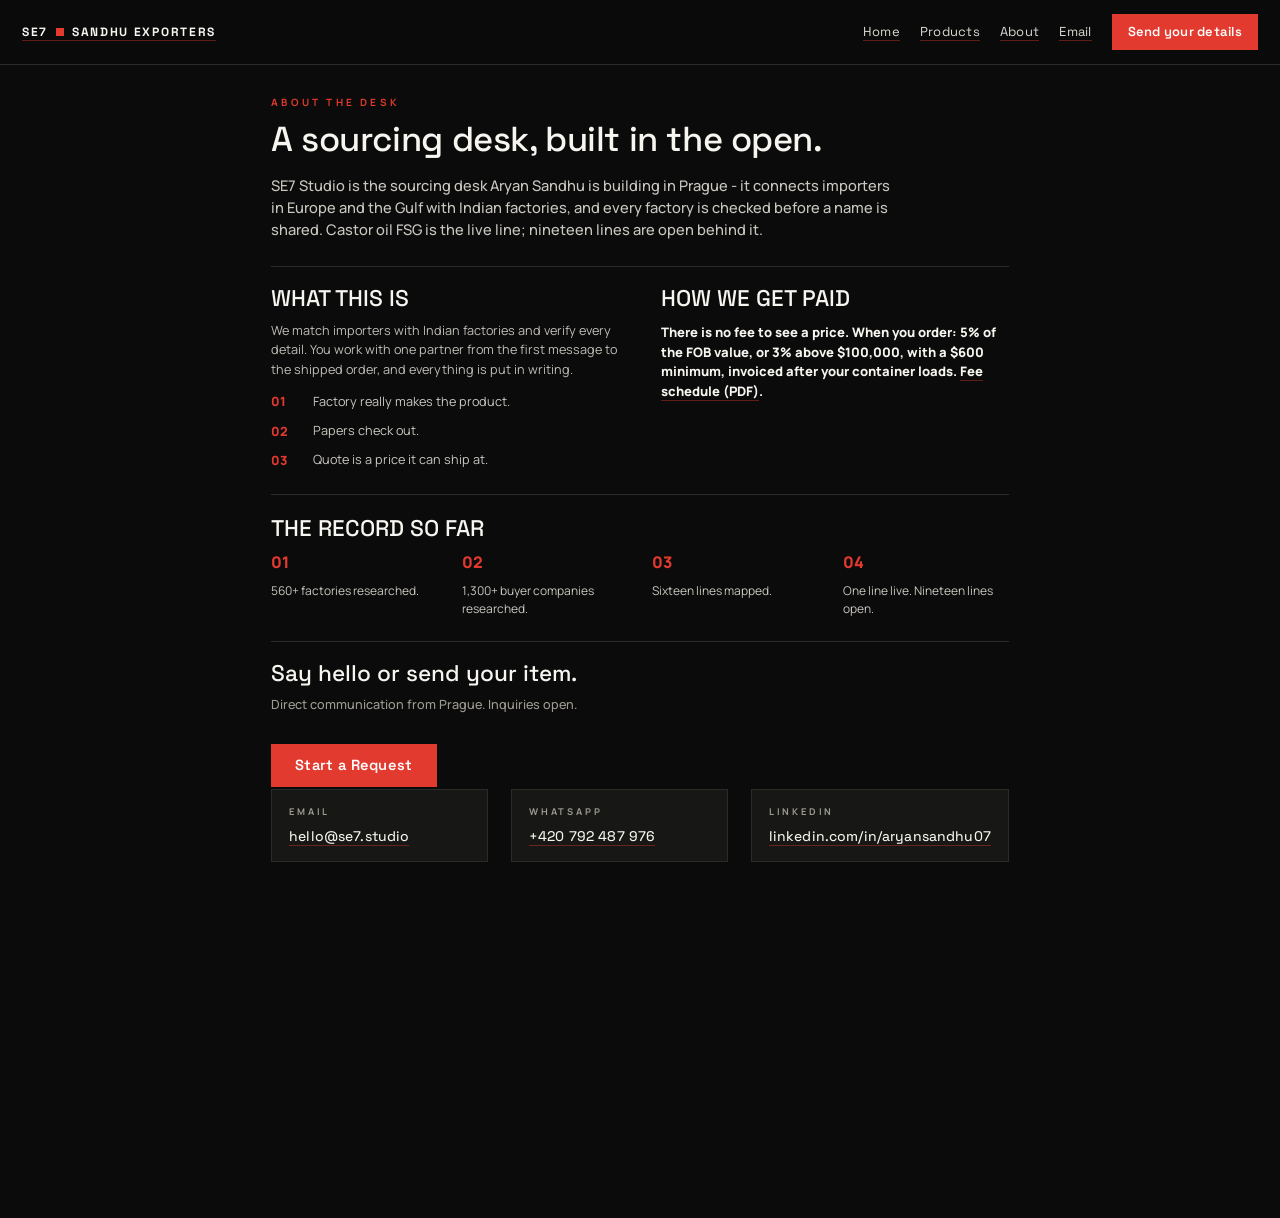
<file: about.html>
<!DOCTYPE html>
<html lang="en">
<head>
<meta charset="utf-8">
<meta name="viewport" content="width=device-width, initial-scale=1">
<title>About SE7 — a sourcing desk in Prague | Sandhu Exports</title>
<meta name="description" content="SE7 is the sourcing desk of Sandhu Exports in Prague: checked Indian factories across nineteen lines, castor oil FSG live, one partner from first message to shipped order.">
<link rel="icon" href="favicon.svg" type="image/svg+xml">
<link rel="apple-touch-icon" href="favicon-180.png">
<link rel="stylesheet" href="style.css">
<link rel="stylesheet" href="theme-cinema.css">
<link rel="canonical" href="https://se7.studio/about.html">
</head>
<body>

<nav class="site-nav">
  <a class="brand" href="index.html"><span class="lm">SE7</span><span class="nsq"></span><span class="nb">SANDHU EXPORTERS</span></a>
  <div class="links">
    <a class="navlink" href="index.html">Home</a>
    <a class="navlink" href="products.html">Products</a>
    <a class="navlink" href="about.html">About</a>
    <a class="navlink" href="mailto:hello@se7.studio">Email</a>
    <a class="cta" href="start.html">Send your details</a>
  </div>
</nav>

<div class="sheet">
<section class="hero">
  <div class="kicker">ABOUT THE DESK</div>
  <h1>A sourcing desk, built in the open.</h1>
  <p class="lead">SE7 Studio is the sourcing desk Aryan Sandhu is building in Prague - it connects importers in Europe and the Gulf with Indian factories, and every factory is checked before a name is shared. Castor oil FSG is the live line; nineteen lines are open behind it.</p>
</section>

<section class="cols2">
  <div class="col">
    <h2>WHAT THIS IS</h2>
    <p class="mini">We match importers with Indian factories and verify every detail. You work with one partner from the first message to the shipped order, and everything is put in writing.</p>
    <div class="item"><span class="n">01</span><p>Factory really makes the product.</p></div>
    <div class="item"><span class="n">02</span><p>Papers check out.</p></div>
    <div class="item"><span class="n">03</span><p>Quote is a price it can ship at.</p></div>
  </div>
  <div class="col">
    <h2>HOW WE GET PAID</h2>
    <p class="fees">There is no fee to see a price. When you order: 5% of the FOB value, or 3% above $100,000, with a $600 minimum, invoiced after your container loads. <a href="se7-fee-schedule.pdf" target="_blank" rel="noopener">Fee schedule (PDF)</a>.</p>
  </div>
</section>

<section class="steps">
  <h2>THE RECORD SO FAR</h2>
  <div class="stepgrid">
    <div class="step"><span class="n">01</span><p>560+ factories researched.</p></div>
    <div class="step"><span class="n">02</span><p>1,300+ buyer companies researched.</p></div>
    <div class="step"><span class="n">03</span><p>Sixteen lines mapped.</p></div>
    <div class="step"><span class="n">04</span><p>One line live. Nineteen lines open.</p></div>
  </div>
</section>

<section class="contact">
  <h2>Say hello or send your item.</h2>
  <p class="mini2">Direct communication from Prague. Inquiries open.</p>
  <a class="ctabtn" href="start.html">Start a Request</a>
  <div class="cells">
    <div class="cell">
      <div class="lab">EMAIL</div>
      <a href="mailto:hello@se7.studio">hello@se7.studio</a>
    </div>
    <div class="cell">
      <div class="lab">WHATSAPP</div>
      <a href="https://wa.me/420792487976">+420 792 487 976</a>
    </div>
    <div class="cell">
      <div class="lab">LINKEDIN</div>
      <a href="https://www.linkedin.com/in/aryansandhu07">linkedin.com/in/aryansandhu07</a>
    </div>
  </div>
</section>
</div>
</body>
</html>
</file>
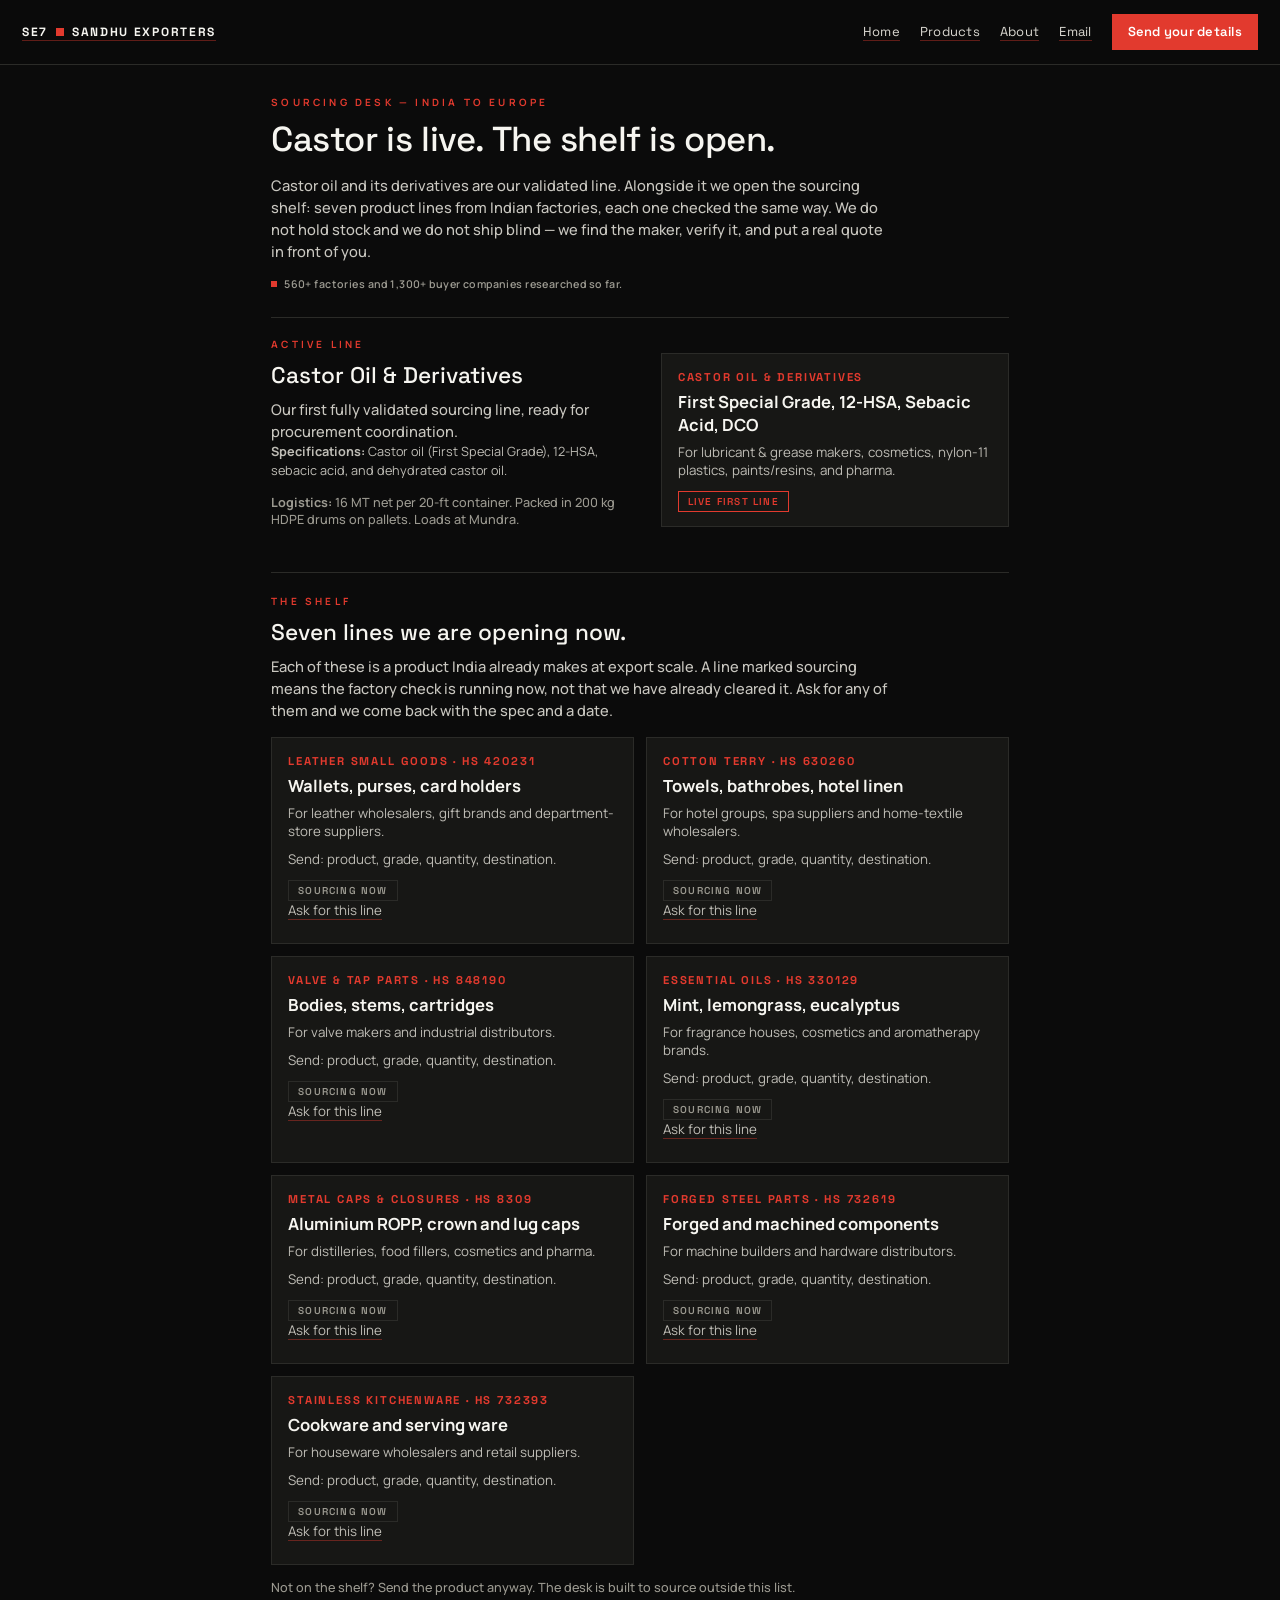
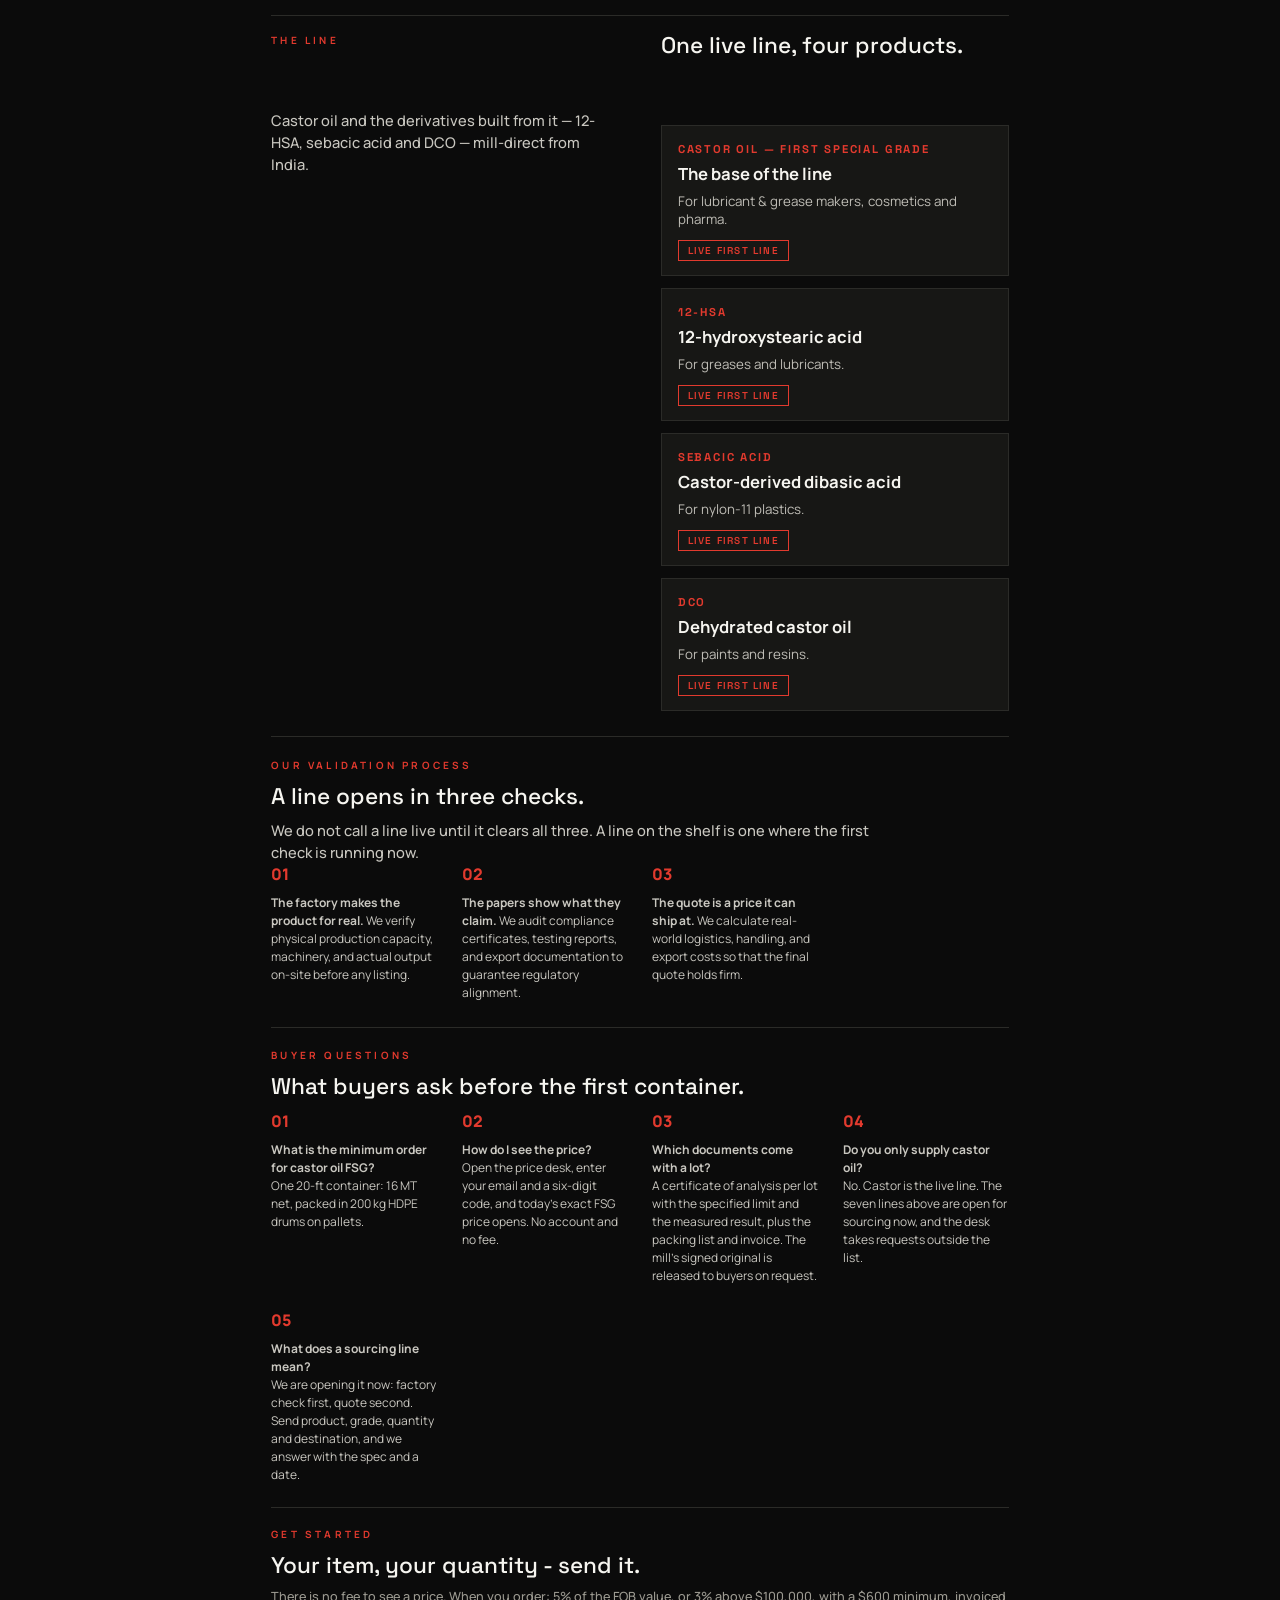
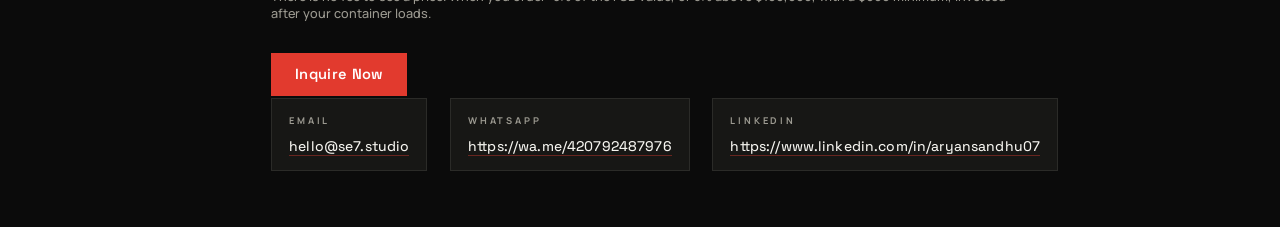
<file: products.html>
<!DOCTYPE html>
<html lang="en">
<head>
<meta charset="utf-8">
<meta name="viewport" content="width=device-width, initial-scale=1">
<title>Sourced Lines from India — Oils, Textiles, Industrial, Food | SE7</title>
<meta name="description" content="Castor oil FSG mill-direct from India, plus the sourcing shelf: leather small goods, towels and bed linen, valve parts, essential oils, metal caps, forged steel and stainless kitchenware. FOB India, one desk in Prague.">
<link rel="icon" href="favicon.svg" type="image/svg+xml">
<link rel="apple-touch-icon" href="favicon-180.png">
<link rel="stylesheet" href="style.css">
<link rel="stylesheet" href="theme-cinema.css">
<script type="application/ld+json">
{
  "@context": "https://schema.org",
  "@type": "FAQPage",
  "mainEntity": [
    {"@type": "Question", "name": "What is the minimum order for castor oil FSG?",
     "acceptedAnswer": {"@type": "Answer", "text": "One 20-ft container: 16 MT net, packed in 200 kg HDPE drums on pallets."}},
    {"@type": "Question", "name": "How do I see the price?",
     "acceptedAnswer": {"@type": "Answer", "text": "Open the price desk, enter your email and a six-digit code, and today's exact FSG price opens. No account and no fee."}},
    {"@type": "Question", "name": "Which documents come with a lot?",
     "acceptedAnswer": {"@type": "Answer", "text": "A certificate of analysis per lot with the specified limit and the measured result, plus the packing list and invoice. The mill's signed original is released to buyers on request."}},
    {"@type": "Question", "name": "Where does it ship from?",
     "acceptedAnswer": {"@type": "Answer", "text": "FOB Mundra, India. The desk sits in Prague and serves buyers in Europe and the Gulf."}},
    {"@type": "Question", "name": "Do you only supply castor oil?",
     "acceptedAnswer": {"@type": "Answer", "text": "No. Castor is the live line. Leather small goods, towels and bed linen, valve parts, essential oils, metal caps, forged steel and stainless kitchenware are open for sourcing now."}},
    {"@type": "Question", "name": "What does a sourcing line mean?",
     "acceptedAnswer": {"@type": "Answer", "text": "It means we are opening that line now: the factory check happens first and the quote comes second. Send the product, grade, quantity and destination, and we answer with the spec and a date."}}
  ]
}
</script>
<link rel="canonical" href="https://se7.studio/products.html">
</head>
<body>

<nav class="site-nav">
  <a class="brand" href="index.html"><span class="lm">SE7</span><span class="nsq"></span><span class="nb">SANDHU EXPORTERS</span></a>
  <div class="links">
    <a class="navlink" href="index.html">Home</a>
    <a class="navlink" href="products.html">Products</a>
    <a class="navlink" href="about.html">About</a>
    <a class="navlink" href="mailto:hello@se7.studio">Email</a>
    <a class="cta" href="start.html">Send your details</a>
  </div>
</nav>

<div class="sheet">
<section class="hero">
  <div class="kicker">SOURCING DESK — INDIA TO EUROPE</div>
  <h1>Castor is live. The shelf is open.</h1>
  <p class="lead">Castor oil and its derivatives are our validated line. Alongside it we open the sourcing shelf: seven product lines from Indian factories, each one checked the same way. We do not hold stock and we do not ship blind — we find the maker, verify it, and put a real quote in front of you.</p>
  <p class="stats"><span class="sq"></span>560+ factories and 1,300+ buyer companies researched so far.</p>
</section>

<section class="cols2">
  <div class="col">
    <div class="kicker">ACTIVE LINE</div>
    <h2>Castor Oil &amp; Derivatives</h2>
    <p class="lead">Our first fully validated sourcing line, ready for procurement coordination.</p>
    <p class="mini"><strong>Specifications:</strong> Castor oil (First Special Grade), 12-HSA, sebacic acid, and dehydrated castor oil.</p>
    <p class="mini2"><strong>Logistics:</strong> 16 MT net per 20-ft container. Packed in 200 kg HDPE drums on pallets. Loads at Mundra.</p>
  </div>
  <div class="col">
    <div class="pgrid">
      <div class="pcard">
        <div class="plab">CASTOR OIL &amp; DERIVATIVES</div>
        <h3>First Special Grade, 12-HSA, Sebacic Acid, DCO</h3>
        <p>For lubricant &amp; grease makers, cosmetics, nylon-11 plastics, paints/resins, and pharma.</p>
        <span class="status live">LIVE FIRST LINE</span>
      </div>
    </div>
  </div>
</section>

<section class="steps">
  <div class="kicker">THE SHELF</div>
  <h2>Seven lines we are opening now.</h2>
  <p class="lead">Each of these is a product India already makes at export scale. A line marked sourcing means the factory check is running now, not that we have already cleared it. Ask for any of them and we come back with the spec and a date.</p>

  <div class="pgrid">
    <div class="pcard" id="leather-goods" style="scroll-margin-top:70px">
      <div class="plab">LEATHER SMALL GOODS · HS 420231</div>
      <h3>Wallets, purses, card holders</h3>
      <p>For leather wholesalers, gift brands and department-store suppliers.</p>
      <p>Send: product, grade, quantity, destination.</p>
      <span class="status">SOURCING NOW</span>
      <p><a href="start.html?product=Leather%20small%20goods">Ask for this line</a></p>
    </div>

    <div class="pcard" id="towels-bed-linen" style="scroll-margin-top:70px">
      <div class="plab">COTTON TERRY · HS 630260</div>
      <h3>Towels, bathrobes, hotel linen</h3>
      <p>For hotel groups, spa suppliers and home-textile wholesalers.</p>
      <p>Send: product, grade, quantity, destination.</p>
      <span class="status">SOURCING NOW</span>
      <p><a href="start.html?product=Cotton%20towels%20and%20bed%20linen">Ask for this line</a></p>
    </div>

    <div class="pcard" id="valve-parts" style="scroll-margin-top:70px">
      <div class="plab">VALVE &amp; TAP PARTS · HS 848190</div>
      <h3>Bodies, stems, cartridges</h3>
      <p>For valve makers and industrial distributors.</p>
      <p>Send: product, grade, quantity, destination.</p>
      <span class="status">SOURCING NOW</span>
      <p><a href="start.html?product=Valve%20and%20tap%20parts">Ask for this line</a></p>
    </div>

    <div class="pcard" id="essential-oils" style="scroll-margin-top:70px">
      <div class="plab">ESSENTIAL OILS · HS 330129</div>
      <h3>Mint, lemongrass, eucalyptus</h3>
      <p>For fragrance houses, cosmetics and aromatherapy brands.</p>
      <p>Send: product, grade, quantity, destination.</p>
      <span class="status">SOURCING NOW</span>
      <p><a href="start.html?product=Essential%20oils">Ask for this line</a></p>
    </div>

    <div class="pcard" id="metal-caps" style="scroll-margin-top:70px">
      <div class="plab">METAL CAPS &amp; CLOSURES · HS 8309</div>
      <h3>Aluminium ROPP, crown and lug caps</h3>
      <p>For distilleries, food fillers, cosmetics and pharma.</p>
      <p>Send: product, grade, quantity, destination.</p>
      <span class="status">SOURCING NOW</span>
      <p><a href="start.html?product=Metal%20caps%20and%20closures">Ask for this line</a></p>
    </div>

    <div class="pcard" id="forged-steel" style="scroll-margin-top:70px">
      <div class="plab">FORGED STEEL PARTS · HS 732619</div>
      <h3>Forged and machined components</h3>
      <p>For machine builders and hardware distributors.</p>
      <p>Send: product, grade, quantity, destination.</p>
      <span class="status">SOURCING NOW</span>
      <p><a href="start.html?product=Forged%20steel%20parts">Ask for this line</a></p>
    </div>

    <div class="pcard" id="stainless-kitchenware" style="scroll-margin-top:70px">
      <div class="plab">STAINLESS KITCHENWARE · HS 732393</div>
      <h3>Cookware and serving ware</h3>
      <p>For houseware wholesalers and retail suppliers.</p>
      <p>Send: product, grade, quantity, destination.</p>
      <span class="status">SOURCING NOW</span>
      <p><a href="start.html?product=Stainless%20kitchenware">Ask for this line</a></p>
    </div>
  </div>

  <p class="mini2" style="margin-top:14px">Not on the shelf? Send the product anyway. The desk is built to source outside this list.</p>
</section>

<section class="forwhom">
  <div class="kicker">THE LINE</div>
  <h2>One live line, four products.</h2>
  <p class="lead">Castor oil and the derivatives built from it — 12-HSA, sebacic acid and DCO — mill-direct from India.</p>

  <div class="pgrid">
    <div class="pcard">
      <div class="plab">CASTOR OIL — FIRST SPECIAL GRADE</div>
      <h3>The base of the line</h3>
      <p>For lubricant &amp; grease makers, cosmetics and pharma.</p>
      <span class="status live">LIVE FIRST LINE</span>
    </div>

    <div class="pcard">
      <div class="plab">12-HSA</div>
      <h3>12-hydroxystearic acid</h3>
      <p>For greases and lubricants.</p>
      <span class="status live">LIVE FIRST LINE</span>
    </div>

    <div class="pcard">
      <div class="plab">SEBACIC ACID</div>
      <h3>Castor-derived dibasic acid</h3>
      <p>For nylon-11 plastics.</p>
      <span class="status live">LIVE FIRST LINE</span>
    </div>

    <div class="pcard">
      <div class="plab">DCO</div>
      <h3>Dehydrated castor oil</h3>
      <p>For paints and resins.</p>
      <span class="status live">LIVE FIRST LINE</span>
    </div>
  </div>
</section>

<section class="steps">
  <div class="kicker">OUR VALIDATION PROCESS</div>
  <h2>A line opens in three checks.</h2>
  <p class="lead">We do not call a line live until it clears all three. A line on the shelf is one where the first check is running now.</p>

  <div class="stepgrid">
    <div class="step">
      <span class="n">01</span>
      <p><strong>The factory makes the product for real.</strong> We verify physical production capacity, machinery, and actual output on-site before any listing.</p>
    </div>
    <div class="step">
      <span class="n">02</span>
      <p><strong>The papers show what they claim.</strong> We audit compliance certificates, testing reports, and export documentation to guarantee regulatory alignment.</p>
    </div>
    <div class="step">
      <span class="n">03</span>
      <p><strong>The quote is a price it can ship at.</strong> We calculate real-world logistics, handling, and export costs so that the final quote holds firm.</p>
    </div>
  </div>
</section>

<section class="steps" id="faq">
  <div class="kicker">BUYER QUESTIONS</div>
  <h2>What buyers ask before the first container.</h2>

  <div class="stepgrid">
    <div class="step">
      <span class="n">01</span>
      <p><strong>What is the minimum order for castor oil FSG?</strong><br>One 20-ft container: 16 MT net, packed in 200 kg HDPE drums on pallets.</p>
    </div>
    <div class="step">
      <span class="n">02</span>
      <p><strong>How do I see the price?</strong><br>Open the price desk, enter your email and a six-digit code, and today's exact FSG price opens. No account and no fee.</p>
    </div>
    <div class="step">
      <span class="n">03</span>
      <p><strong>Which documents come with a lot?</strong><br>A certificate of analysis per lot with the specified limit and the measured result, plus the packing list and invoice. The mill's signed original is released to buyers on request.</p>
    </div>
    <div class="step">
      <span class="n">04</span>
      <p><strong>Do you only supply castor oil?</strong><br>No. Castor is the live line. The seven lines above are open for sourcing now, and the desk takes requests outside the list.</p>
    </div>
    <div class="step">
      <span class="n">05</span>
      <p><strong>What does a sourcing line mean?</strong><br>We are opening it now: factory check first, quote second. Send product, grade, quantity and destination, and we answer with the spec and a date.</p>
    </div>
  </div>
</section>

<section class="contact">
  <div class="kicker">GET STARTED</div>
  <h2>Your item, your quantity - send it.</h2>
  <p class="mini2">There is no fee to see a price. When you order: 5% of the FOB value, or 3% above $100,000, with a $600 minimum, invoiced after your container loads.</p>
  <a class="ctabtn" href="start.html">Inquire Now</a>

  <div class="cells">
    <div class="cell">
      <div class="lab">EMAIL</div>
      <a href="mailto:hello@se7.studio">hello@se7.studio</a>
    </div>
    <div class="cell">
      <div class="lab">WHATSAPP</div>
      <a href="https://wa.me/420792487976">https://wa.me/420792487976</a>
    </div>
    <div class="cell">
      <div class="lab">LINKEDIN</div>
      <a href="https://www.linkedin.com/in/aryansandhu07">https://www.linkedin.com/in/aryansandhu07</a>
    </div>
  </div>
</section>
</div>
</body>
</html>
</file>
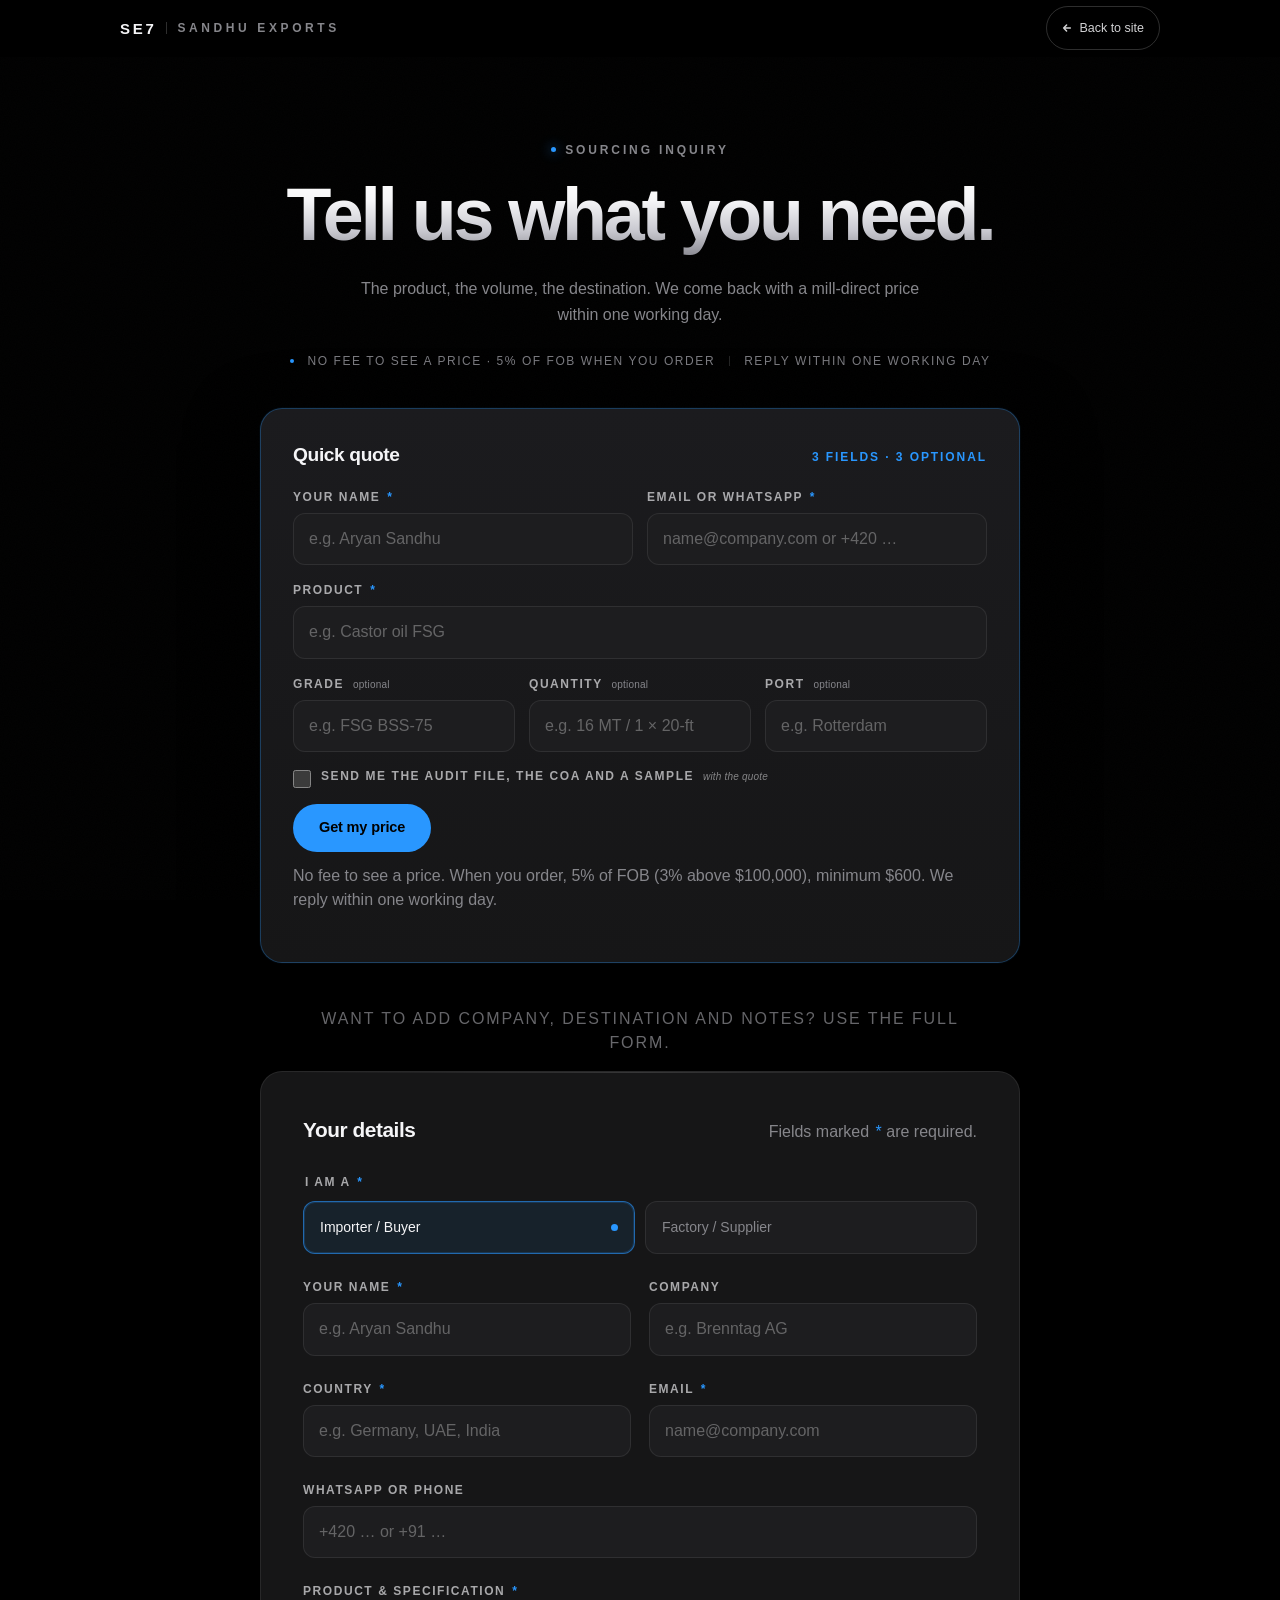
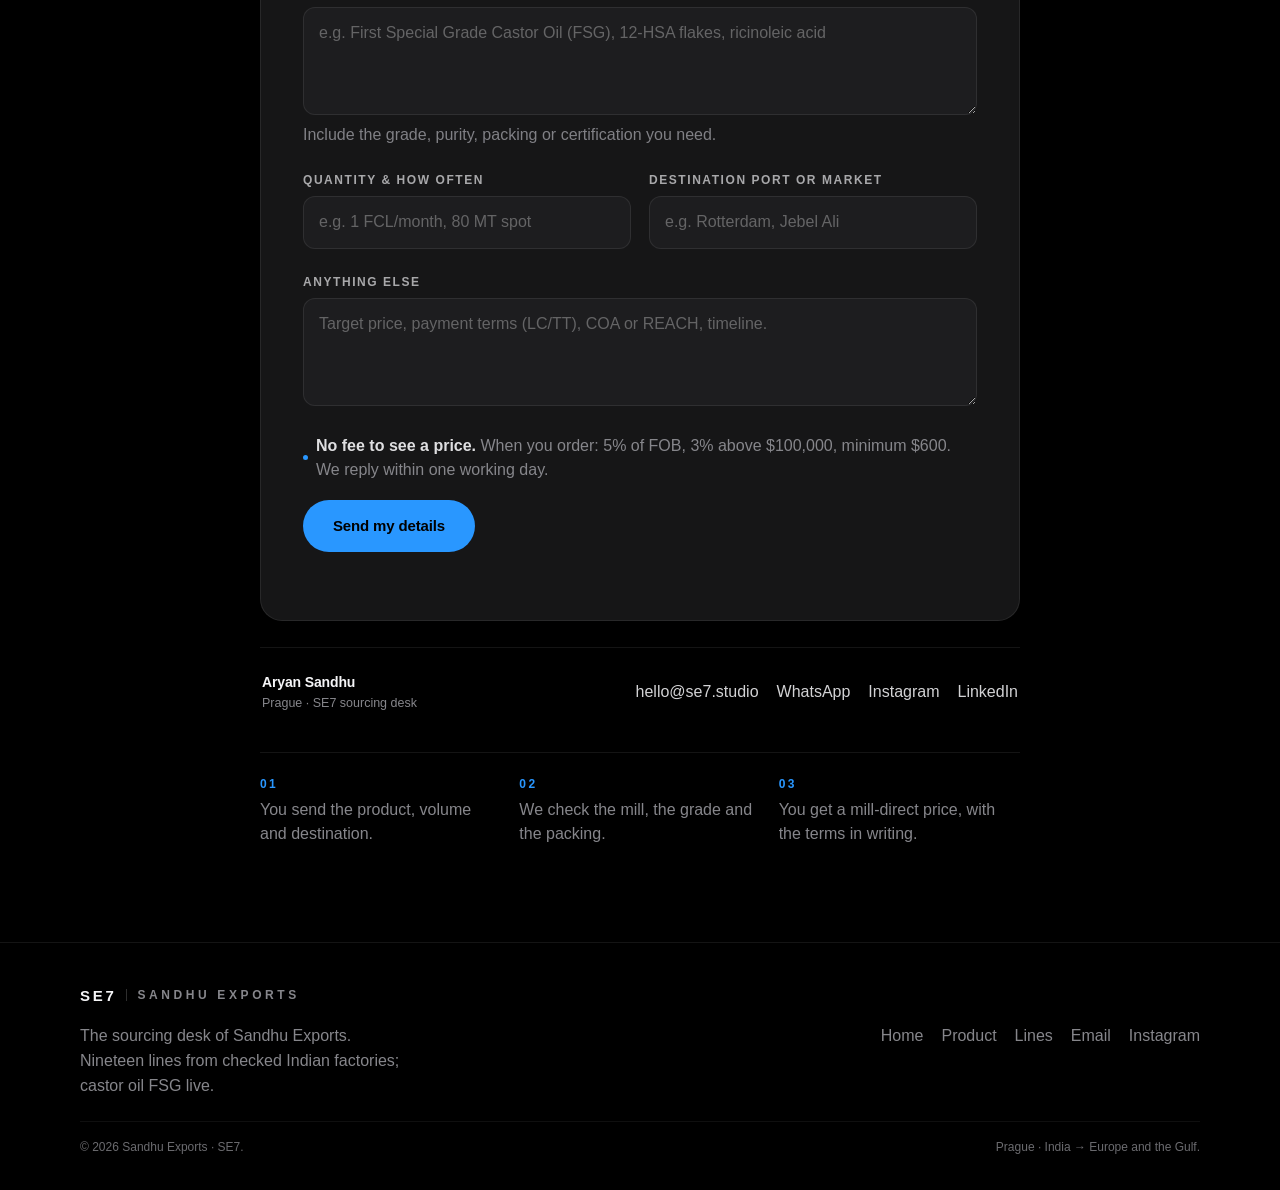
<file: start.html>
<!DOCTYPE html>
<html lang="en" class="no-js">
<head>
<meta charset="utf-8">
<meta name="viewport" content="width=device-width, initial-scale=1, viewport-fit=cover">
<title>Send your product — sourcing request | SE7 Sandhu Exports</title>
<meta name="description" content="Tell us the product, grade, quantity and destination. We check the Indian factory and come back with a spec and a date. Nineteen lines, castor oil FSG live.">
<meta name="theme-color" content="#000000">
<meta name="color-scheme" content="dark">
<meta http-equiv="Content-Security-Policy" content="default-src 'self'; img-src 'self' data:; style-src 'self' 'unsafe-inline'; script-src 'self' 'unsafe-inline'; font-src 'self'; connect-src 'self' https://formsubmit.co; form-action 'self' https://formsubmit.co; object-src 'none'; base-uri 'self'">
<meta name="referrer" content="strict-origin-when-cross-origin">
<link rel="icon" href="data:image/svg+xml,%3Csvg xmlns='http://www.w3.org/2000/svg' viewBox='0 0 64 64'%3E%3Crect width='64' height='64' rx='14' fill='%23000'/%3E%3Ctext x='32' y='41' font-family='-apple-system,Helvetica,Arial' font-size='21' font-weight='700' fill='%23F5F5F7' text-anchor='middle'%3ESE7%3C/text%3E%3C/svg%3E">
<script>document.documentElement.classList.remove('no-js');document.documentElement.classList.add('js');</script>
<style>
:root{
  --black:#000000;
  --surface-1:#161617;
  --surface-2:#1D1D1F;
  --line:rgba(255,255,255,.08);
  --line-2:rgba(255,255,255,.16);
  --text:#F5F5F7;
  --muted:#86868B;
  --blue:#2997FF;
  --red:#FF453A;
  --ease:cubic-bezier(.16,1,.3,1);
  --pad:clamp(20px,5vw,40px);
  --max:1120px;
  --font:-apple-system,BlinkMacSystemFont,"SF Pro Display","SF Pro Text","Helvetica Neue","Segoe UI",Roboto,Arial,sans-serif;
}
*,*::before,*::after{box-sizing:border-box}
html{background:var(--black);-webkit-text-size-adjust:100%;scroll-behavior:smooth;scroll-padding-top:76px}
body{
  margin:0;background:var(--black);color:var(--text);
  font-family:var(--font);font-size:16px;line-height:1.5;
  -webkit-font-smoothing:antialiased;-moz-osx-font-smoothing:grayscale;
  overflow-x:hidden;
}
a{color:inherit;text-decoration:none}
button{font:inherit;color:inherit;background:none;border:0;cursor:pointer}
h1,h2,h3,p,fieldset,legend{margin:0}
fieldset{border:0;padding:0;min-width:0}
::selection{background:rgba(41,151,255,.35);color:#fff}
:focus-visible{outline:2px solid var(--blue);outline-offset:3px;border-radius:6px}

.skip{position:fixed;left:16px;top:-64px;z-index:300;background:var(--text);color:#000;padding:11px 18px;border-radius:8px;font-size:14px;font-weight:600;transition:top .2s ease}
.skip:focus{top:12px}

.grain{
  position:fixed;inset:0;z-index:1;pointer-events:none;opacity:.032;
  background-image:url("data:image/svg+xml,%3Csvg xmlns='http://www.w3.org/2000/svg' width='200' height='200'%3E%3Cfilter id='n'%3E%3CfeTurbulence type='fractalNoise' baseFrequency='0.85' numOctaves='3' stitchTiles='stitch'/%3E%3C/filter%3E%3Crect width='200' height='200' filter='url(%23n)' opacity='0.6'/%3E%3C/svg%3E");
  background-size:200px 200px;
}

/* ---------- nav ---------- */
.nav{
  position:fixed;top:0;left:0;right:0;z-index:100;
  background:rgba(0,0,0,.8);
  -webkit-backdrop-filter:saturate(180%) blur(20px);backdrop-filter:saturate(180%) blur(20px);
  border-bottom:1px solid transparent;
  transition:border-color .35s ease,background .35s ease;
}
.nav.is-scrolled{border-bottom-color:var(--line);background:rgba(0,0,0,.86)}
.nav__inner{max-width:var(--max);margin:0 auto;height:56px;padding:0 var(--pad);display:flex;align-items:center;justify-content:space-between;gap:18px}
.brand{display:inline-flex;align-items:center;gap:10px;line-height:1}
.brand__se7{font-size:15px;font-weight:700;letter-spacing:.18em}
.brand__studio{font-size:8.5px;font-weight:600;letter-spacing:.3em;text-transform:uppercase;color:var(--muted);padding-left:10px;border-left:1px solid rgba(255,255,255,.18)}
.nav__back{
  display:inline-flex;align-items:center;gap:7px;
  font-size:12.5px;font-weight:500;white-space:nowrap;
  padding:8px 15px;border-radius:980px;border:1px solid rgba(255,255,255,.18);
  color:rgba(245,245,247,.86);
  transition:background .3s var(--ease),color .3s var(--ease),border-color .3s var(--ease);
}
.nav__back:hover{background:var(--text);color:#000;border-color:var(--text)}
.nav__back svg{width:10px;height:10px;stroke:currentColor;stroke-width:1.8;fill:none}

/* ---------- intro ---------- */
main{position:relative;z-index:2}
.intro{
  max-width:860px;margin:0 auto;
  padding:clamp(118px,15vh,168px) var(--pad) 0;
  text-align:center;
}
.eyebrow{
  display:inline-flex;align-items:center;gap:9px;
  font-size:10px;font-weight:600;letter-spacing:.24em;text-transform:uppercase;color:var(--muted);
}
.eyebrow::before{content:"";width:5px;height:5px;border-radius:50%;background:var(--blue);box-shadow:0 0 12px rgba(41,151,255,.9)}
.intro h1{
  margin-top:18px;
  font-size:clamp(2.55rem,6.2vw,4.6rem);
  line-height:1.02;letter-spacing:-.045em;font-weight:700;
  background:linear-gradient(180deg,#FFFFFF 0%,#F5F5F7 30%,#C9C9D0 68%,#8B8B93 100%);
  -webkit-background-clip:text;background-clip:text;color:transparent;-webkit-text-fill-color:transparent;
  padding-bottom:.06em;
}
.intro__lead{margin:20px auto 0;max-width:560px;color:var(--muted);font-size:clamp(15.5px,1.5vw,17px);line-height:1.62}
.intro__meta{display:flex;flex-wrap:wrap;align-items:center;justify-content:center;gap:10px 14px;margin-top:24px;font-size:10.5px;font-weight:500;letter-spacing:.13em;text-transform:uppercase;color:rgba(134,134,139,.92)}
.intro__meta .dot{width:4px;height:4px;border-radius:50%;background:var(--blue)}
.intro__meta .sep{width:1px;height:10px;background:rgba(255,255,255,.14)}

/* ---------- panel ---------- */
.panel{
  position:relative;
  width:calc(100% - var(--pad) * 2);
  max-width:760px;margin:clamp(34px,6vw,54px) auto 0;
  padding:clamp(24px,4.5vw,42px);
  background:var(--surface-1);
  border:1px solid var(--line);
  border-radius:22px;
  box-shadow:0 30px 90px rgba(0,0,0,.55);
}
.panel::before{
  content:"";position:absolute;left:24px;right:24px;top:0;height:1px;
  background:linear-gradient(90deg,transparent,rgba(255,255,255,.14),transparent);
}
.panel__head{display:flex;align-items:baseline;justify-content:space-between;gap:14px;flex-wrap:wrap}
.panel__head h2{font-size:1.3rem;letter-spacing:-.02em;font-weight:600}
.panel__head p{color:var(--muted);font-size:12px}

form{display:flex;flex-direction:column;gap:24px;margin-top:28px}
.form__row{display:grid;grid-template-columns:1fr 1fr;gap:18px}
.field{display:flex;flex-direction:column;gap:7px}
.field--check{display:block}
.field--check label{display:grid;grid-template-columns:18px 1fr;gap:10px;text-transform:none;letter-spacing:0;font-size:15px;line-height:1.4;color:rgba(245,245,247,.86);cursor:pointer;width:100%;white-space:normal}
.field--check label span{grid-column:2;min-width:0}
.field--check input{width:18px;height:18px;max-width:18px;min-width:0;accent-color:#2997FF;margin:2px 0 0;padding:0;border:none;background:none;border-radius:3px;-webkit-appearance:auto;appearance:auto;justify-self:start}
.field--check .opt{color:rgba(245,245,247,.5)}
.field--check input{appearance:auto!important;-webkit-appearance:auto!important}
.field--full{grid-column:1/-1}
.field label,.role legend{
  font-size:10.5px;font-weight:600;letter-spacing:.13em;text-transform:uppercase;
  color:rgba(245,245,247,.66);
}
.req{color:var(--blue);margin-left:2px}
.role legend{margin-bottom:10px}
.role__grid{display:grid;grid-template-columns:1fr 1fr;gap:10px}
.role__chip{position:relative;display:block}
.role__chip input{position:absolute;opacity:0;width:1px;height:1px;margin:0}
.role__label{
  display:flex;align-items:center;gap:10px;
  padding:15px 16px;border-radius:12px;
  background:var(--surface-2);border:1px solid var(--line);
  color:var(--muted);font-size:14px;font-weight:500;
  cursor:pointer;user-select:none;
  transition:border-color .2s ease,background .2s ease,color .2s ease,box-shadow .2s ease;
}
.role__label::after{
  content:"";width:7px;height:7px;border-radius:50%;background:var(--blue);
  margin-left:auto;opacity:0;transform:scale(.6);
  transition:opacity .2s ease,transform .2s ease;
}
.role__chip input:checked + .role__label{
  border-color:rgba(41,151,255,.62);background:rgba(41,151,255,.09);color:var(--text);
  box-shadow:inset 0 0 0 1px rgba(41,151,255,.18);
}
.role__chip input:checked + .role__label::after{opacity:1;transform:none}
.role__chip input:focus-visible + .role__label{outline:2px solid var(--blue);outline-offset:3px}

.field input,.field textarea{
  width:100%;background:var(--surface-2);
  border:1px solid var(--line);border-radius:12px;
  padding:14px 15px;font-family:var(--font);font-size:15px;line-height:1.4;
  color:var(--text);outline:none;
  -webkit-appearance:none;appearance:none;
  transition:border-color .2s ease,box-shadow .2s ease,background .2s ease;
}
.field input::placeholder,.field textarea::placeholder{color:rgba(245,245,247,.33)}
.field input:hover,.field textarea:hover{border-color:rgba(255,255,255,.14)}
.field input:focus,.field textarea:focus{
  border-color:rgba(41,151,255,.7);background:#1F1F22;
  box-shadow:0 0 0 3px rgba(41,151,255,.16);
}
.field textarea{min-height:108px;resize:vertical}
.field__hint{font-size:11.5px;line-height:1.5;color:rgba(134,134,139,.95);margin-top:1px}

.form__foot{display:flex;align-items:center;justify-content:space-between;gap:18px;flex-wrap:wrap;margin-top:4px}
.form__note{display:flex;align-items:center;gap:8px;font-size:12px;color:var(--muted)}
.form__note .dot{width:5px;height:5px;border-radius:50%;background:var(--blue);flex:none}
.form__note strong{color:rgba(245,245,247,.9);font-weight:600}
.submit{
  display:inline-flex;align-items:center;justify-content:center;gap:9px;
  background:var(--blue);color:#000;
  border-radius:980px;padding:15px 30px;
  font-size:15px;font-weight:600;letter-spacing:-.01em;white-space:nowrap;
  transition:background .3s ease,transform .3s var(--ease),box-shadow .3s var(--ease),opacity .2s ease;
}
.submit:hover{background:#5AB0FF;box-shadow:0 12px 40px rgba(41,151,255,.28);transform:translateY(-1px)}
.submit:active{transform:translateY(0)}
.submit:disabled{opacity:.6;cursor:wait;transform:none;box-shadow:none}
.form__status{font-size:12px;line-height:1.5;color:var(--muted);margin-top:2px}
.form__status.is-error{color:var(--red)}

.sent{display:flex;flex-direction:column;align-items:flex-start;gap:10px;padding:6px 0 2px}
.sent__dot{width:9px;height:9px;border-radius:50%;background:var(--blue);box-shadow:0 0 18px rgba(41,151,255,.8)}
.sent h3{font-size:1.45rem;letter-spacing:-.02em;font-weight:600}
.sent p{color:var(--muted);font-size:14px;line-height:1.6;max-width:440px}
.sent .btn-ghost{
  display:inline-flex;align-items:center;gap:8px;margin-top:8px;
  padding:11px 20px;border-radius:980px;border:1px solid rgba(255,255,255,.2);
  font-size:13px;font-weight:500;transition:background .25s ease,border-color .25s ease;
}
.sent .btn-ghost:hover{background:rgba(255,255,255,.06);border-color:rgba(255,255,255,.4)}

/* ---------- direct + next ---------- */
.direct{
  width:calc(100% - var(--pad) * 2);
  max-width:760px;margin:26px auto 0;
  display:flex;align-items:center;justify-content:space-between;gap:16px;flex-wrap:wrap;
  padding:22px 2px 0;border-top:1px solid var(--line);
  font-size:12.5px;color:var(--muted);
}
.direct__person{display:flex;flex-direction:column;gap:3px;line-height:1.35}
.direct__person strong{font-size:14px;font-weight:600;color:var(--text);letter-spacing:-.01em}
.direct__person span{font-size:12.5px;color:var(--muted)}
.direct__links{display:flex;align-items:center;gap:18px;flex-wrap:wrap}
.direct__links a{color:rgba(245,245,247,.86);transition:color .2s ease}
.direct__links a:hover{color:var(--blue)}

.next{
  width:calc(100% - var(--pad) * 2);
  max-width:760px;margin:clamp(26px,4vw,38px) auto 0;
  display:grid;grid-template-columns:repeat(3,1fr);gap:18px;
  padding-top:22px;border-top:1px solid var(--line);
}
.next__item{display:flex;flex-direction:column;gap:5px}
.next__n{font-size:9.5px;font-weight:600;letter-spacing:.2em;color:var(--blue)}
.next__item p{font-size:12.5px;line-height:1.5;color:var(--muted)}

/* ---------- footer ---------- */
footer{position:relative;z-index:2;margin-top:clamp(60px,9vw,96px);border-top:1px solid var(--line);padding:30px var(--pad) 34px}
.footer__inner{max-width:var(--max);margin:0 auto;display:flex;align-items:center;justify-content:space-between;gap:18px;flex-wrap:wrap}
.footer__brand{display:flex;flex-direction:column;gap:7px}
.footer__brand p{color:var(--muted);font-size:12px;line-height:1.55;max-width:320px}
.footer__links{display:flex;align-items:center;gap:18px;flex-wrap:wrap;font-size:12px;color:var(--muted)}
.footer__links a{transition:color .2s ease}
.footer__links a:hover{color:var(--text)}
.footer__base{max-width:var(--max);margin:22px auto 0;padding-top:16px;border-top:1px solid rgba(255,255,255,.06);display:flex;justify-content:space-between;gap:10px;flex-wrap:wrap;font-size:11px;color:rgba(134,134,139,.8)}

/* ---------- quick quote ---------- */
.quick{
  position:relative;width:calc(100% - var(--pad) * 2);max-width:760px;
  margin:clamp(26px,4.5vw,38px) auto 0;
  padding:clamp(22px,3.6vw,32px);
  background:linear-gradient(180deg,#1B1B1E 0%,var(--surface-1) 100%);
  border:1px solid rgba(41,151,255,.3);border-radius:22px;
  box-shadow:0 24px 70px rgba(0,0,0,.5),0 0 0 1px rgba(41,151,255,.05);
}
.quick__head{display:flex;align-items:baseline;justify-content:space-between;gap:10px 14px;flex-wrap:wrap}
.quick__head h2{font-size:1.2rem;letter-spacing:-.02em;font-weight:600}
.quick__head span{font-size:10px;font-weight:600;letter-spacing:.16em;text-transform:uppercase;color:var(--blue)}
.quick form{margin-top:18px;gap:16px}
.quick__row{display:grid;grid-template-columns:1fr 1fr;gap:14px}
.quick__row--3{grid-template-columns:repeat(3,1fr)}
.opt{font-weight:400;letter-spacing:.02em;text-transform:none;color:var(--muted);font-size:10px;margin-left:4px}
.quick__foot{display:flex;align-items:center;justify-content:space-between;gap:12px 18px;flex-wrap:wrap}
.quick__note{font-size:12px;line-height:1.5;color:var(--muted)}
.quick .submit{padding:13px 26px;font-size:14.5px}
.quick .sent h3{font-size:1.15rem}
.more{max-width:760px;margin:clamp(30px,5vw,44px) auto 0;padding:0 var(--pad);text-align:center;font-size:11px;letter-spacing:.12em;text-transform:uppercase;color:rgba(134,134,139,.85)}
.more + .panel{margin-top:16px}

/* ---------- motion ---------- */
@keyframes fadeUp{from{opacity:0;transform:translateY(18px)}to{opacity:1;transform:none}}
.js .intro .eyebrow,.js .intro h1,.js .intro__lead,.js .intro__meta,.js .panel,.js .direct,.js .next{animation:fadeUp .9s var(--ease) both}
.js .intro h1{animation-delay:.05s}
.js .intro__lead{animation-delay:.12s}
.js .intro__meta{animation-delay:.18s}
.js .panel{animation-delay:.24s}
.js .direct{animation-delay:.32s}
.js .next{animation-delay:.38s}

@media (max-width:700px){
  .intro{padding-top:118px}
  .intro h1{letter-spacing:-.035em}
  .panel{border-radius:18px;padding:22px 20px}
  .quick{border-radius:18px;padding:22px 20px}
  .quick__row{grid-template-columns:1fr;gap:16px}
  .quick__foot{flex-direction:column;align-items:stretch;gap:12px}
  .quick .submit{width:100%}
  .quick__note{order:2;text-align:center}
  form{gap:20px;margin-top:24px}
  .form__row{grid-template-columns:1fr;gap:16px}
  .role__grid{grid-template-columns:1fr}
  .form__foot{flex-direction:column;align-items:stretch;gap:14px}
  .submit{width:100%}
  .form__note{order:2;justify-content:center}
  .direct{flex-direction:column;align-items:flex-start;gap:12px}
  .next{grid-template-columns:1fr;gap:14px}
  .footer__inner{flex-direction:column;align-items:flex-start}
  .footer__base{flex-direction:column;gap:6px}
}
@media (max-width:360px){
  .brand__studio{display:none}
  .intro h1{font-size:2.35rem}
  .intro__meta{gap:8px 10px;font-size:9.5px}
  .nav__back{padding:8px 12px;font-size:12px}
}
@media (prefers-reduced-motion:reduce){
  html{scroll-behavior:auto}
  *,*::before,*::after{animation-duration:.001ms!important;animation-iteration-count:1!important;transition-duration:.001ms!important}
  .js .intro .eyebrow,.js .intro h1,.js .intro__lead,.js .intro__meta,.js .panel,.js .direct,.js .next{opacity:1;transform:none}
}

/* ---------- accessibility pass (P1b, 18 Oct 2026) ---------- */
/* labels at least 12px */
.eyebrow,.intro__meta,.brand__studio,.field label,.role legend,.quick__head span,.next__n,.footer__base,.more{font-size:12px}
/* body text at least 16px */
.panel__head p,.intro__lead,.sent p,.next__item p,.footer__brand p,.footer__links,.quick__note,.direct,.field__hint,.form__status,.form__note,.btn-ghost,.skip,.more{font-size:16px}
.field input,.field textarea{font-size:16px}
/* tap targets at least 44px */
.submit,.nav__back,.direct__links a,.footer__links a,.btn-ghost{display:inline-flex;align-items:center;min-height:44px}
.footer__links a{padding:0 6px;margin:0 -6px}
.brand{min-height:44px;padding:0 8px;margin-left:-8px}
</style>
<link rel="canonical" href="https://se7.studio/start.html">
</head>
<body>
<a class="skip" href="#detailsForm">Skip to form</a>
<div class="grain" aria-hidden="true"></div>

<header class="nav" id="nav">
  <div class="nav__inner">
    <a class="brand" href="/" aria-label="SE7 — Sandhu Exports, home">
      <span class="brand__se7">SE7</span><span class="brand__studio">Sandhu Exports</span>
    </a>
    <a class="nav__back" href="/">
      <svg viewBox="0 0 12 12" aria-hidden="true"><path d="M10 6H2M5.5 2.5 2 6l3.5 3.5" stroke-linecap="round" stroke-linejoin="round"/></svg>
      Back to site
    </a>
  </div>
</header>

<main>
  <section class="intro">
    <span class="eyebrow">Sourcing inquiry</span>
    <h1>Tell us what you need.</h1>
    <p class="intro__lead">The product, the volume, the destination. We come back with a mill-direct price within one working day.</p>
    <div class="intro__meta">
      <span class="dot" aria-hidden="true"></span><span>No fee to see a price · 5% of FOB when you order</span>
      <span class="sep" aria-hidden="true"></span><span>Reply within one working day</span>
    </div>
  </section>

  <section class="quick" aria-labelledby="quickTitle">
    <div class="quick__head">
      <h2 id="quickTitle">Quick quote</h2>
      <span>3 fields · 3 optional</span>
    </div>
    <form action="https://formsubmit.co/ajax/sandhuprague@gmail.com" method="post" data-endpoint="https://formsubmit.co/ajax/sandhuprague@gmail.com" id="quickForm">
      <input type="text" name="_honey" style="position:absolute;left:-9999px;opacity:0" tabindex="-1" autocomplete="off" aria-hidden="true">
      <input type="hidden" name="source_page" id="quickSource" value="">
      <input type="hidden" name="tap_time" id="quickTap" value="">
      <div class="quick__row">
        <div class="field">
          <label for="quickName">Your name <span class="req">*</span></label>
          <input type="text" id="quickName" name="name" required autocomplete="name" placeholder="e.g. Aryan Sandhu">
        </div>
        <div class="field">
          <label for="quickContact">Email or WhatsApp <span class="req">*</span></label>
          <input type="text" id="quickContact" name="contact" required autocomplete="email" placeholder="name@company.com or +420 …">
        </div>
      </div>
      <div class="field">
        <label for="quickProduct">Product <span class="req">*</span></label>
        <input type="text" id="quickProduct" name="product" required placeholder="e.g. Castor oil FSG">
      </div>
      <div class="quick__row quick__row--3">
        <div class="field">
          <label for="quickGrade">Grade <span class="opt">optional</span></label>
          <input type="text" id="quickGrade" name="grade" placeholder="e.g. FSG BSS-75">
        </div>
        <div class="field">
          <label for="quickQty">Quantity <span class="opt">optional</span></label>
          <input type="text" id="quickQty" name="quantity" placeholder="e.g. 16 MT / 1 × 20-ft">
        </div>
        <div class="field">
          <label for="quickPort">Port <span class="opt">optional</span></label>
          <input type="text" id="quickPort" name="port" placeholder="e.g. Rotterdam">
        </div>
      </div>
      <div class="field field--check">
        <label for="quickDocs"><input type="checkbox" id="quickDocs" name="send_documents" value="audit file + COA + sample"><span>Send me the audit file, the COA and a sample <em class="opt">with the quote</em></span></label>
      </div>
      <div class="quick__foot">
        <button type="submit" class="submit">Get my price</button>
        <p class="quick__note">No fee to see a price. When you order, 5% of FOB (3% above $100,000), minimum $600. We reply within one working day.</p>
      </div>
      <p class="form__status" id="quickStatus" role="status" aria-live="polite"></p>
    </form>
  </section>

  <p class="more">Want to add company, destination and notes? Use the full form.</p>

  <section class="panel" aria-labelledby="detailsTitle">
    <div class="panel__head">
      <h2 id="detailsTitle">Your details</h2>
      <p>Fields marked <span class="req">*</span> are required.</p>
    </div>

    <form action="https://formsubmit.co/ajax/sandhuprague@gmail.com" method="post" data-endpoint="https://formsubmit.co/ajax/sandhuprague@gmail.com" id="detailsForm">
      <input type="text" name="_honey" style="position:absolute;left:-9999px;opacity:0" tabindex="-1" autocomplete="off" aria-hidden="true">
      <input type="hidden" name="source_page" id="fullSource" value="">
      <input type="hidden" name="tap_time" id="fullTap" value="">

      <fieldset class="role">
        <legend>I am a <span class="req">*</span></legend>
        <div class="role__grid">
          <div class="role__chip">
            <input type="radio" name="role" id="role-importer" value="importer" required checked>
            <label class="role__label" for="role-importer">Importer / Buyer</label>
          </div>
          <div class="role__chip">
            <input type="radio" name="role" id="role-factory" value="factory" required>
            <label class="role__label" for="role-factory">Factory / Supplier</label>
          </div>
        </div>
      </fieldset>

      <div class="form__row">
        <div class="field">
          <label for="fullName">Your name <span class="req">*</span></label>
          <input type="text" id="fullName" name="name" required autocomplete="name" placeholder="e.g. Aryan Sandhu">
        </div>
        <div class="field">
          <label for="company">Company</label>
          <input type="text" id="company" name="company" autocomplete="organization" placeholder="e.g. Brenntag AG">
        </div>
      </div>

      <div class="form__row">
        <div class="field">
          <label for="country">Country <span class="req">*</span></label>
          <input type="text" id="country" name="country" required autocomplete="country-name" placeholder="e.g. Germany, UAE, India">
        </div>
        <div class="field">
          <label for="email">Email <span class="req">*</span></label>
          <input type="email" id="email" name="email" required autocomplete="email" placeholder="name@company.com">
        </div>
      </div>

      <div class="field">
        <label for="phone">WhatsApp or phone</label>
        <input type="tel" id="phone" name="phone" autocomplete="tel" placeholder="+420 … or +91 …">
      </div>

      <div class="field">
        <label for="productSpec">Product &amp; specification <span class="req">*</span></label>
        <textarea id="productSpec" name="product_specification" required rows="3" placeholder="e.g. First Special Grade Castor Oil (FSG), 12-HSA flakes, ricinoleic acid"></textarea>
        <span class="field__hint">Include the grade, purity, packing or certification you need.</span>
      </div>

      <div class="form__row">
        <div class="field">
          <label for="quantity">Quantity &amp; how often</label>
          <input type="text" id="quantity" name="quantity_frequency" placeholder="e.g. 1 FCL/month, 80 MT spot">
        </div>
        <div class="field">
          <label for="destination">Destination port or market</label>
          <input type="text" id="destination" name="destination" placeholder="e.g. Rotterdam, Jebel Ali">
        </div>
      </div>

      <div class="field">
        <label for="notes">Anything else</label>
        <textarea id="notes" name="notes" rows="3" placeholder="Target price, payment terms (LC/TT), COA or REACH, timeline."></textarea>
      </div>

      <div class="form__foot">
        <p class="form__note"><span class="dot" aria-hidden="true"></span><span><strong>No fee to see a price.</strong> When you order: 5% of FOB, 3% above $100,000, minimum $600. We reply within one working day.</span></p>
        <button type="submit" class="submit">Send my details</button>
      </div>
      <p class="form__status" id="formStatus" role="status" aria-live="polite"></p>
    </form>
  </section>

  <section class="direct" aria-label="Direct contact">
    <div class="direct__person">
      <strong>Aryan Sandhu</strong>
      <span>Prague · SE7 sourcing desk</span>
    </div>
    <div class="direct__links">
      <a href="mailto:hello@se7.studio">hello@se7.studio</a>
      <a href="https://wa.me/420792487976?text=Hi%2C%20I%20want%20a%20price%20for%20Castor%20Oil%20FSG.%20Quantity%3A%20...%20Destination%3A%20..." target="_blank" rel="noopener noreferrer">WhatsApp</a>
      <a href="https://www.instagram.com/sandhuexporters/" target="_blank" rel="noopener noreferrer">Instagram</a>
      <a href="https://linkedin.com/in/aryansandhu07" target="_blank" rel="noopener noreferrer">LinkedIn</a>
    </div>
  </section>

  <section class="next" aria-label="What happens next">
    <div class="next__item"><span class="next__n">01</span><p>You send the product, volume and destination.</p></div>
    <div class="next__item"><span class="next__n">02</span><p>We check the mill, the grade and the packing.</p></div>
    <div class="next__item"><span class="next__n">03</span><p>You get a mill-direct price, with the terms in writing.</p></div>
  </section>
</main>

<footer>
  <div class="footer__inner">
    <div class="footer__brand">
      <a class="brand" href="/" aria-label="SE7 — Sandhu Exports, home">
        <span class="brand__se7">SE7</span><span class="brand__studio">Sandhu Exports</span>
      </a>
      <p>The sourcing desk of Sandhu Exports. Nineteen lines from checked Indian factories; castor oil FSG live.</p>
    </div>
    <div class="footer__links">
      <a href="/">Home</a>
      <a href="/#products">Product</a>
      <a href="/#lines">Lines</a>
      <a href="mailto:hello@se7.studio">Email</a>
      <a href="https://www.instagram.com/sandhuexporters/" target="_blank" rel="noopener noreferrer">Instagram</a>
    </div>
  </div>
  <div class="footer__base">
    <span>© <span id="year">2026</span> Sandhu Exports · SE7.</span>
    <span>Prague · India → Europe and the Gulf.</span>
  </div>
</footer>



<script>
(function () {
  'use strict';

  var nav = document.getElementById('nav');
  function onScroll() {
    if (nav) nav.classList.toggle('is-scrolled', (window.scrollY || window.pageYOffset) > 8);
  }
  window.addEventListener('scroll', onScroll, { passive: true });
  onScroll();

  var year = document.getElementById('year');
  if (year) year.textContent = String(new Date().getFullYear());

  /* ---- shelf link: start.html?product=<name> prefills both forms ---- */
  var wanted = new URLSearchParams(window.location.search).get('product');
  if (wanted) {
    ['quickProduct', 'productSpec'].forEach(function (id) {
      var field = document.getElementById(id);
      if (field && field.value === '') field.value = wanted;
    });
  }

  /* ---- quick quote ---- */
  var quick = document.getElementById('quickForm');
  if (quick) {
    var quickStatus = document.getElementById('quickStatus');
    var quickButton = quick.querySelector('.submit');
    var quickSource = document.getElementById('quickSource');
    var quickTap = document.getElementById('quickTap');
    var tapRecorded = false;

    function stampTap() {
      if (quickTap) quickTap.value = new Date().toISOString();
    }

    if (quickSource) {
      var src = window.location.pathname + (window.location.search || '');
      if (document.referrer) src += ' | from ' + document.referrer;
      quickSource.value = src;
    }
    stampTap();
    Array.prototype.forEach.call(quick.querySelectorAll('input, textarea'), function (el) {
      el.addEventListener('focus', function () {
        if (!tapRecorded) { tapRecorded = true; stampTap(); }
      }, { once: true });
    });

    quick.addEventListener('submit', function (e) {
      e.preventDefault();
      stampTap();

      var honey = quick.querySelector('input[name="_honey"]');
      if (honey && honey.value !== '') return;

      var data = new FormData(quick);
      var product = String(data.get('product') || data.get('product_quantity') || '');
      var contact = String(data.get('contact') || '');
      data.set('_subject', 'SITE - quick - ' + product.slice(0, 60));
      if (contact.indexOf('@') > -1) data.set('_replyto', contact);
      data.set('_honey', '');
      data.set('source_page', quickSource ? quickSource.value : '');
      data.set('tap_time', quickTap ? quickTap.value : '');

      if (quickButton) {
        quickButton.disabled = true;
        quickButton.textContent = 'Sending…';
      }
      if (quickStatus) {
        quickStatus.textContent = '';
        quickStatus.classList.remove('is-error');
      }

      fetch(quick.getAttribute('data-endpoint'), { method: 'POST', body: data })
        .then(function (r) { if (!r.ok) throw new Error('relay'); return r; })
        .then(function () {
          quick.innerHTML = '<div class="sent" role="status">' +
            '<span class="sent__dot" aria-hidden="true"></span>' +
            '<h3>Received. We reply within one working day.</h3>' +
            '<a class="btn-ghost" href="https://wa.me/420792487976?text=Hi%2C%20I%20want%20a%20price%20for%20Castor%20Oil%20FSG.%20Quantity%3A%20...%20Destination%3A%20..." target="_blank" rel="noopener noreferrer">WhatsApp</a>' +
            '</div>';
        })
        .catch(function () {
          if (quickButton) {
            quickButton.disabled = false;
            quickButton.textContent = 'Get my price';
          }
          if (quickStatus) {
            quickStatus.textContent = 'Could not send — please email hello@se7.studio or use WhatsApp.';
            quickStatus.classList.add('is-error');
          }
        });
    });
  }

  var form = document.getElementById('detailsForm');
  if (!form) return;

  var status = document.getElementById('formStatus');
  var button = form.querySelector('.submit');
  var fullSource = document.getElementById('fullSource');
  var fullTap = document.getElementById('fullTap');

  if (fullSource) {
    var fullSrc = window.location.pathname + (window.location.search || '');
    if (document.referrer) fullSrc += ' | from ' + document.referrer;
    fullSource.value = fullSrc;
  }
  if (fullTap) fullTap.value = new Date().toISOString();

  form.addEventListener('submit', function (e) {
    e.preventDefault();

    var honey = form.querySelector('input[name="_honey"]');
    if (honey && honey.value !== '') return;

    var data = new FormData(form);
    data.set('source_page', fullSource ? fullSource.value : '');
    data.set('tap_time', new Date().toISOString());
    data.set('_subject', 'SITE - ' + (data.get('role') || 'inquiry') + ' - ' + (data.get('country') || '') + ' - ' + String(data.get('product_specification') || '').slice(0, 60));
    data.set('_replyto', data.get('email') || '');
    data.set('_honey', '');

    if (button) {
      button.disabled = true;
      button.textContent = 'Sending…';
    }
    if (status) {
      status.textContent = '';
      status.classList.remove('is-error');
    }

    fetch(form.getAttribute('data-endpoint'), { method: 'POST', body: data })
      .then(function (r) { if (!r.ok) throw new Error('relay'); return r; })
      .then(function () {
        form.innerHTML = '<div class="sent" role="status">' +
          '<span class="sent__dot" aria-hidden="true"></span>' +
          '<h3>Received.</h3>' +
          '<p>We reply within one working day. If it is urgent, message us on WhatsApp.</p>' +
          '<a class="btn-ghost" href="https://wa.me/420792487976?text=Hi%2C%20I%20want%20a%20price%20for%20Castor%20Oil%20FSG.%20Quantity%3A%20...%20Destination%3A%20..." target="_blank" rel="noopener noreferrer">WhatsApp</a>' +
          '</div>';
      })
      .catch(function () {
        if (button) {
          button.disabled = false;
          button.textContent = 'Send my details';
        }
        if (status) {
          status.textContent = 'Could not send — please email hello@se7.studio or use WhatsApp.';
          status.classList.add('is-error');
        }
      });
  });
})();
</script>
</body>
</html>
</file>
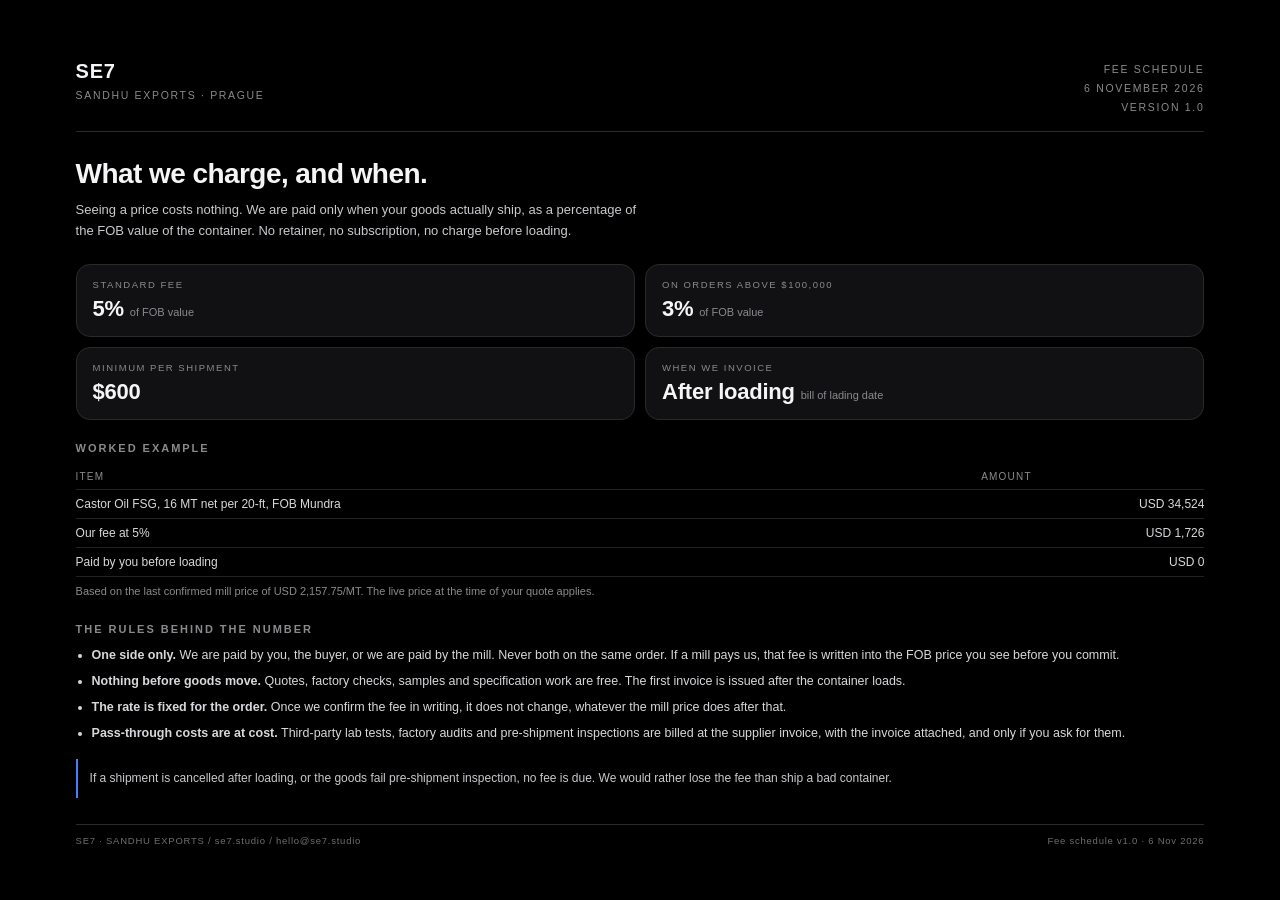
<file: docs/fee-schedule.html>
<!DOCTYPE html>
<html lang="en">
<head>
<meta charset="utf-8">
<title>SE7 fee schedule</title>
<style>
  @page { size: A4; margin: 0; }
  * { box-sizing: border-box; }
  body { margin:0; padding:16mm 20mm 12mm; background:#000; color:#F5F5F7; font-family:-apple-system, "Helvetica Neue", Helvetica, Arial, sans-serif; -webkit-print-color-adjust: exact; print-color-adjust: exact; }
  .sheet { background:#000; padding:0; }
  .top { display:flex; justify-content:space-between; align-items:flex-start; border-bottom:1px solid #2A2A2C; padding-bottom:14px; }
  .mark { font-size:20px; font-weight:700; letter-spacing:.04em; }
  .who { font-size:10.5px; letter-spacing:.16em; text-transform:uppercase; color:#8A8A8E; margin-top:6px; }
  .doc { text-align:right; font-size:10.5px; letter-spacing:.16em; text-transform:uppercase; color:#8A8A8E; line-height:1.8; }
  h1 { font-size:28px; line-height:1.15; margin:26px 0 10px; letter-spacing:-.02em; }
  .lead { font-size:13px; line-height:1.6; color:#C9C9CE; max-width:150mm; margin:0 0 22px; }
  .grid { display:grid; grid-template-columns:1fr 1fr; gap:10px; margin-bottom:20px; }
  .box { border:1px solid #2A2A2C; border-radius:14px; padding:14px 16px; background:#111113; }
  .k { font-size:9.5px; letter-spacing:.16em; text-transform:uppercase; color:#8A8A8E; margin-bottom:6px; }
  .v { font-size:22px; font-weight:650; letter-spacing:-.01em; }
  .v small { font-size:11px; font-weight:400; color:#8A8A8E; letter-spacing:0; }
  h2 { font-size:11px; letter-spacing:.18em; text-transform:uppercase; color:#8A8A8E; margin:22px 0 10px; font-weight:600; }
  p, li { font-size:12.5px; line-height:1.6; color:#D8D8DC; }
  ul { margin:0; padding-left:16px; }
  li { margin-bottom:6px; }
  table { width:100%; border-collapse:collapse; margin:6px 0 4px; }
  th, td { text-align:left; font-size:12px; padding:7px 0; border-bottom:1px solid #222224; color:#D8D8DC; }
  th { color:#8A8A8E; font-weight:500; font-size:10px; letter-spacing:.12em; text-transform:uppercase; }
  td.n { text-align:right; font-variant-numeric:tabular-nums; }
  .note { border-left:2px solid #4C7DFF; padding:10px 0 10px 12px; margin:16px 0 0; font-size:12px; color:#C9C9CE; }
  .foot { margin-top:26px; border-top:1px solid #2A2A2C; padding-top:10px; display:flex; justify-content:space-between; font-size:9.5px; letter-spacing:.08em; color:#6E6E73; }
</style>
</head>
<body>
<div class="sheet">
  <div class="top">
    <div>
      <div class="mark">SE7</div>
      <div class="who">Sandhu Exports &middot; Prague</div>
    </div>
    <div class="doc">Fee schedule<br>6 November 2026<br>Version 1.0</div>
  </div>

  <h1>What we charge, and when.</h1>
  <p class="lead">Seeing a price costs nothing. We are paid only when your goods actually ship, as a percentage of the FOB value of the container. No retainer, no subscription, no charge before loading.</p>

  <div class="grid">
    <div class="box"><div class="k">Standard fee</div><div class="v">5% <small>of FOB value</small></div></div>
    <div class="box"><div class="k">On orders above $100,000</div><div class="v">3% <small>of FOB value</small></div></div>
    <div class="box"><div class="k">Minimum per shipment</div><div class="v">$600</div></div>
    <div class="box"><div class="k">When we invoice</div><div class="v">After loading <small>bill of lading date</small></div></div>
  </div>

  <h2>Worked example</h2>
  <table>
    <tr><th>Item</th><th class="n">Amount</th></tr>
    <tr><td>Castor Oil FSG, 16 MT net per 20-ft, FOB Mundra</td><td class="n">USD 34,524</td></tr>
    <tr><td>Our fee at 5%</td><td class="n">USD 1,726</td></tr>
    <tr><td>Paid by you before loading</td><td class="n">USD 0</td></tr>
  </table>
  <p style="font-size:11px;color:#8A8A8E;margin:6px 0 0;">Based on the last confirmed mill price of USD 2,157.75/MT. The live price at the time of your quote applies.</p>

  <h2>The rules behind the number</h2>
  <ul>
    <li><strong>One side only.</strong> We are paid by you, the buyer, or we are paid by the mill. Never both on the same order. If a mill pays us, that fee is written into the FOB price you see before you commit.</li>
    <li><strong>Nothing before goods move.</strong> Quotes, factory checks, samples and specification work are free. The first invoice is issued after the container loads.</li>
    <li><strong>The rate is fixed for the order.</strong> Once we confirm the fee in writing, it does not change, whatever the mill price does after that.</li>
    <li><strong>Pass-through costs are at cost.</strong> Third-party lab tests, factory audits and pre-shipment inspections are billed at the supplier invoice, with the invoice attached, and only if you ask for them.</li>
  </ul>

  <p class="note">If a shipment is cancelled after loading, or the goods fail pre-shipment inspection, no fee is due. We would rather lose the fee than ship a bad container.</p>

  <div class="foot">
    <span>SE7 &middot; SANDHU EXPORTS / se7.studio / hello@se7.studio</span>
    <span>Fee schedule v1.0 &middot; 6 Nov 2026</span>
  </div>
</div>
</body>
</html>
</file>
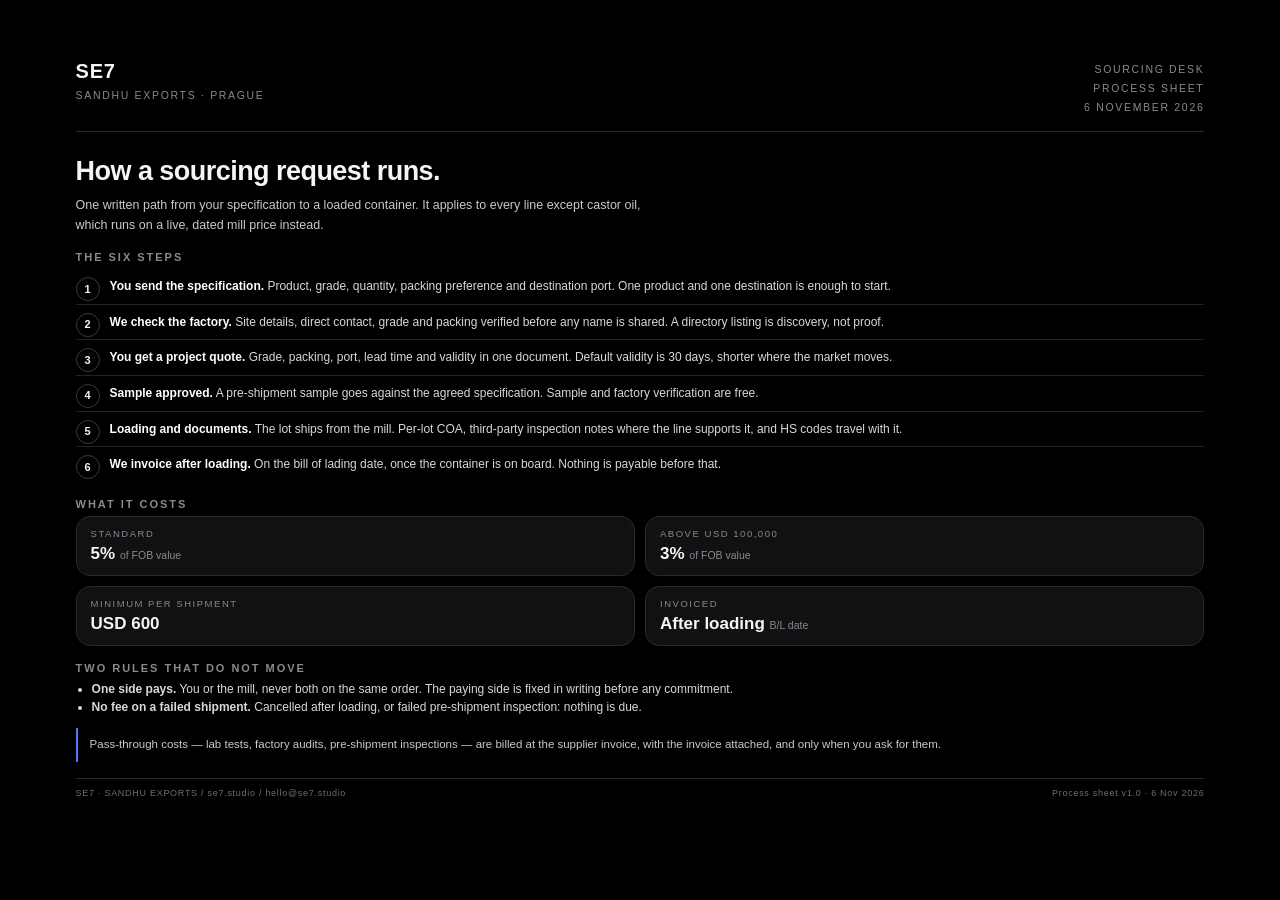
<file: docs/process-sheet.html>
<!DOCTYPE html>
<html lang="en">
<head>
<meta charset="utf-8">
<title>SE7 sourcing desk — how a request runs</title>
<style>
  @page { size: A4; margin: 0; }
  * { box-sizing: border-box; }
  body { margin:0; padding:16mm 20mm 12mm; background:#000; color:#F5F5F7; font-family:-apple-system, "Helvetica Neue", Helvetica, Arial, sans-serif; -webkit-print-color-adjust: exact; print-color-adjust: exact; }
  .sheet { background:#000; padding:0; }
  .top { display:flex; justify-content:space-between; align-items:flex-start; border-bottom:1px solid #2A2A2C; padding-bottom:14px; }
  .mark { font-size:20px; font-weight:700; letter-spacing:.04em; }
  .who { font-size:10.5px; letter-spacing:.16em; text-transform:uppercase; color:#8A8A8E; margin-top:6px; }
  .doc { text-align:right; font-size:10.5px; letter-spacing:.16em; text-transform:uppercase; color:#8A8A8E; line-height:1.8; }
  h1 { font-size:27px; line-height:1.15; margin:24px 0 8px; letter-spacing:-.02em; }
  .lead { font-size:12.5px; line-height:1.6; color:#C9C9CE; max-width:152mm; margin:0 0 14px; }
  h2 { font-size:11px; letter-spacing:.18em; text-transform:uppercase; color:#8A8A8E; margin:16px 0 6px; font-weight:600; }
  p, li { font-size:12px; line-height:1.55; color:#D8D8DC; }
  .steps { margin:0; padding:0; list-style:none; counter-reset:s; }
  .steps li { counter-increment:s; position:relative; padding:8px 0 8px 34px; border-bottom:1px solid #222224; }
  .steps li:last-child { border-bottom:0; }
  .steps li::before { content:counter(s); position:absolute; left:0; top:8px; width:22px; height:22px; border-radius:50%; border:1px solid #3A3A3C; color:#F5F5F7; font-size:11px; font-weight:600; display:flex; align-items:center; justify-content:center; }
  .steps b { color:#fff; font-weight:600; }
  .grid { display:grid; grid-template-columns:1fr 1fr; gap:10px; margin:4px 0 0; }
  .box { border:1px solid #2A2A2C; border-radius:14px; padding:11px 14px; background:#111113; }
  .k { font-size:9.5px; letter-spacing:.16em; text-transform:uppercase; color:#8A8A8E; margin-bottom:5px; }
  .v { font-size:17px; font-weight:650; }
  .v small { font-size:10.5px; font-weight:400; color:#8A8A8E; }
  .note { border-left:2px solid #4C7DFF; padding:8px 0 8px 12px; margin:11px 0 0; font-size:11.5px; color:#C9C9CE; }
  .foot { margin-top:16px; border-top:1px solid #2A2A2C; padding-top:9px; display:flex; justify-content:space-between; font-size:9px; letter-spacing:.08em; color:#6E6E73; }
</style>
</head>
<body>
<div class="sheet">
  <div class="top">
    <div>
      <div class="mark">SE7</div>
      <div class="who">Sandhu Exports &middot; Prague</div>
    </div>
    <div class="doc">Sourcing desk<br>Process sheet<br>6 November 2026</div>
  </div>

  <h1>How a sourcing request runs.</h1>
  <p class="lead">One written path from your specification to a loaded container. It applies to every line except castor oil, which runs on a live, dated mill price instead.</p>

  <h2>The six steps</h2>
  <ol class="steps">
    <li><b>You send the specification.</b> Product, grade, quantity, packing preference and destination port. One product and one destination is enough to start.</li>
    <li><b>We check the factory.</b> Site details, direct contact, grade and packing verified before any name is shared. A directory listing is discovery, not proof.</li>
    <li><b>You get a project quote.</b> Grade, packing, port, lead time and validity in one document. Default validity is 30 days, shorter where the market moves.</li>
    <li><b>Sample approved.</b> A pre-shipment sample goes against the agreed specification. Sample and factory verification are free.</li>
    <li><b>Loading and documents.</b> The lot ships from the mill. Per-lot COA, third-party inspection notes where the line supports it, and HS codes travel with it.</li>
    <li><b>We invoice after loading.</b> On the bill of lading date, once the container is on board. Nothing is payable before that.</li>
  </ol>

  <h2>What it costs</h2>
  <div class="grid">
    <div class="box"><div class="k">Standard</div><div class="v">5% <small>of FOB value</small></div></div>
    <div class="box"><div class="k">Above USD 100,000</div><div class="v">3% <small>of FOB value</small></div></div>
    <div class="box"><div class="k">Minimum per shipment</div><div class="v">USD 600</div></div>
    <div class="box"><div class="k">Invoiced</div><div class="v">After loading <small>B/L date</small></div></div>
  </div>

  <h2>Two rules that do not move</h2>
  <ul style="margin:0;padding-left:16px;">
    <li><b>One side pays.</b> You or the mill, never both on the same order. The paying side is fixed in writing before any commitment.</li>
    <li><b>No fee on a failed shipment.</b> Cancelled after loading, or failed pre-shipment inspection: nothing is due.</li>
  </ul>

  <p class="note">Pass-through costs — lab tests, factory audits, pre-shipment inspections — are billed at the supplier invoice, with the invoice attached, and only when you ask for them.</p>

  <div class="foot">
    <span>SE7 &middot; SANDHU EXPORTS / se7.studio / hello@se7.studio</span>
    <span>Process sheet v1.0 &middot; 6 Nov 2026</span>
  </div>
</div>
</body>
</html>
</file>
